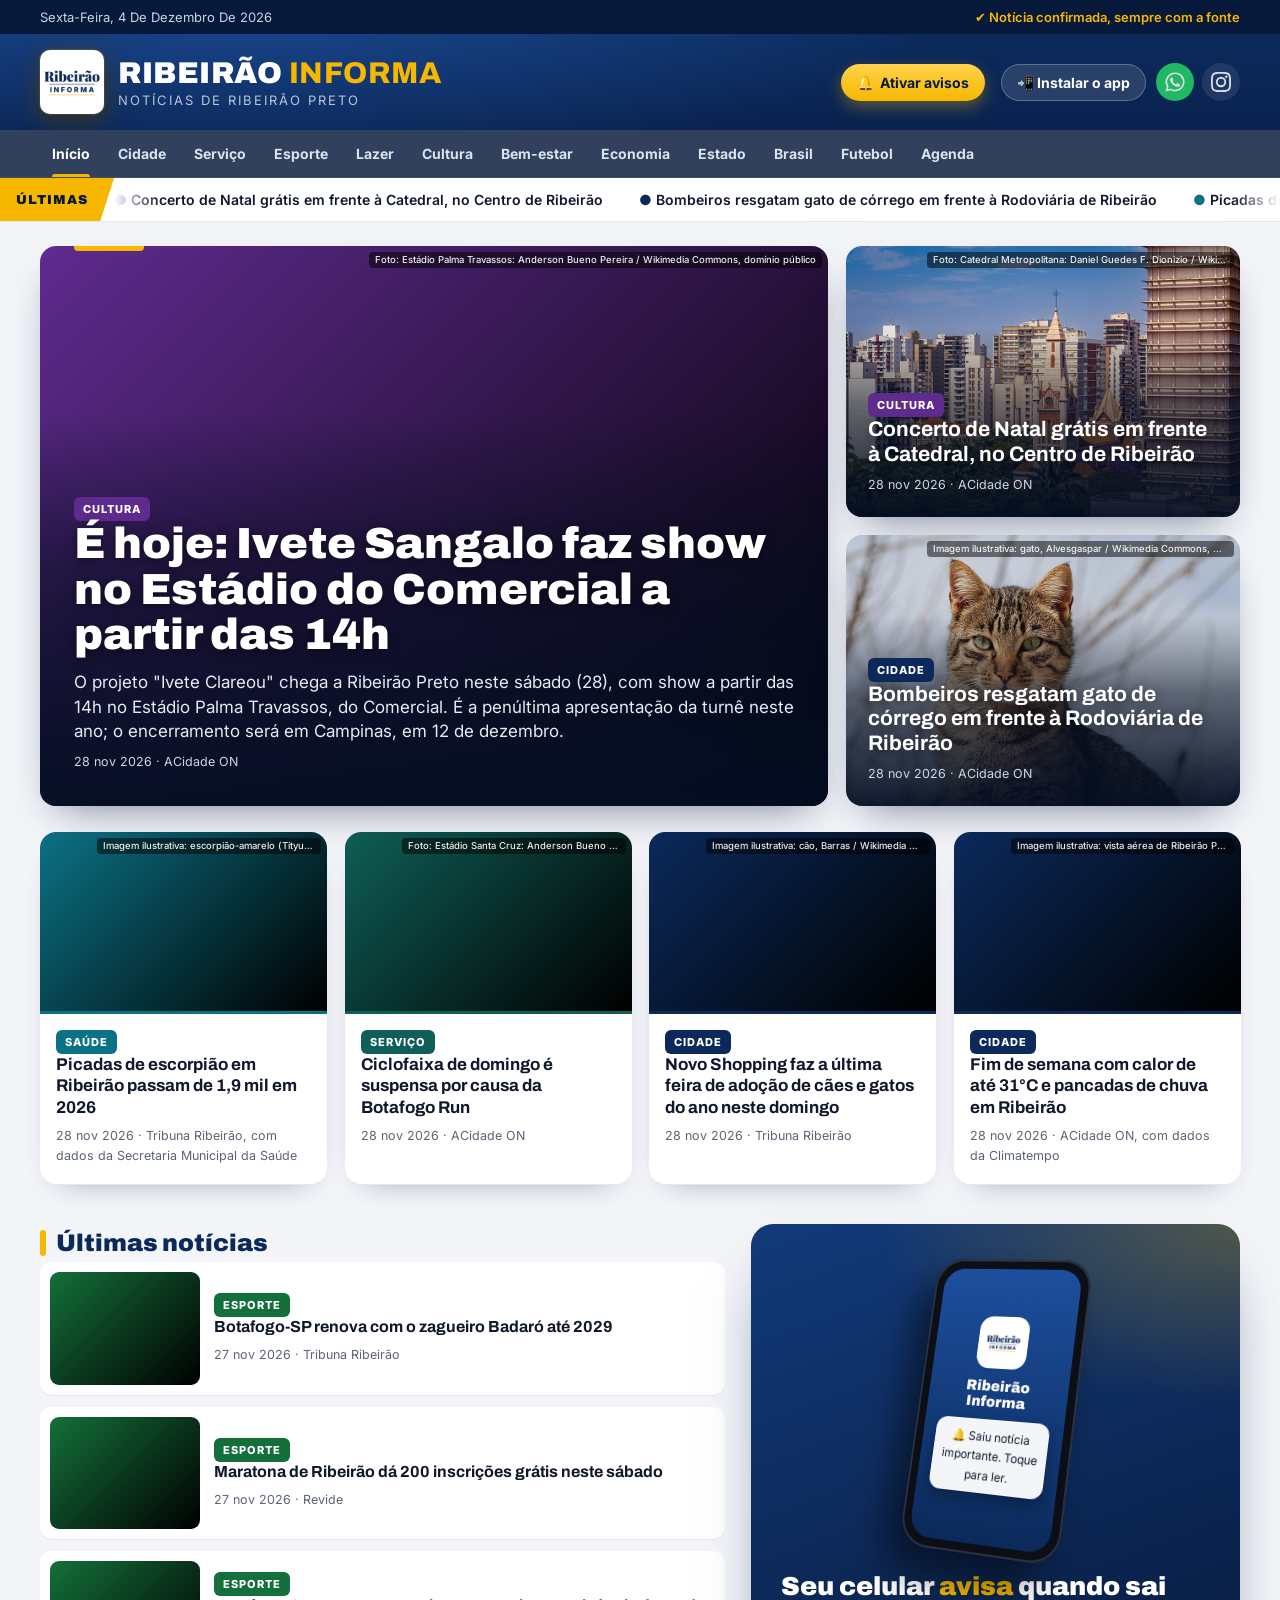
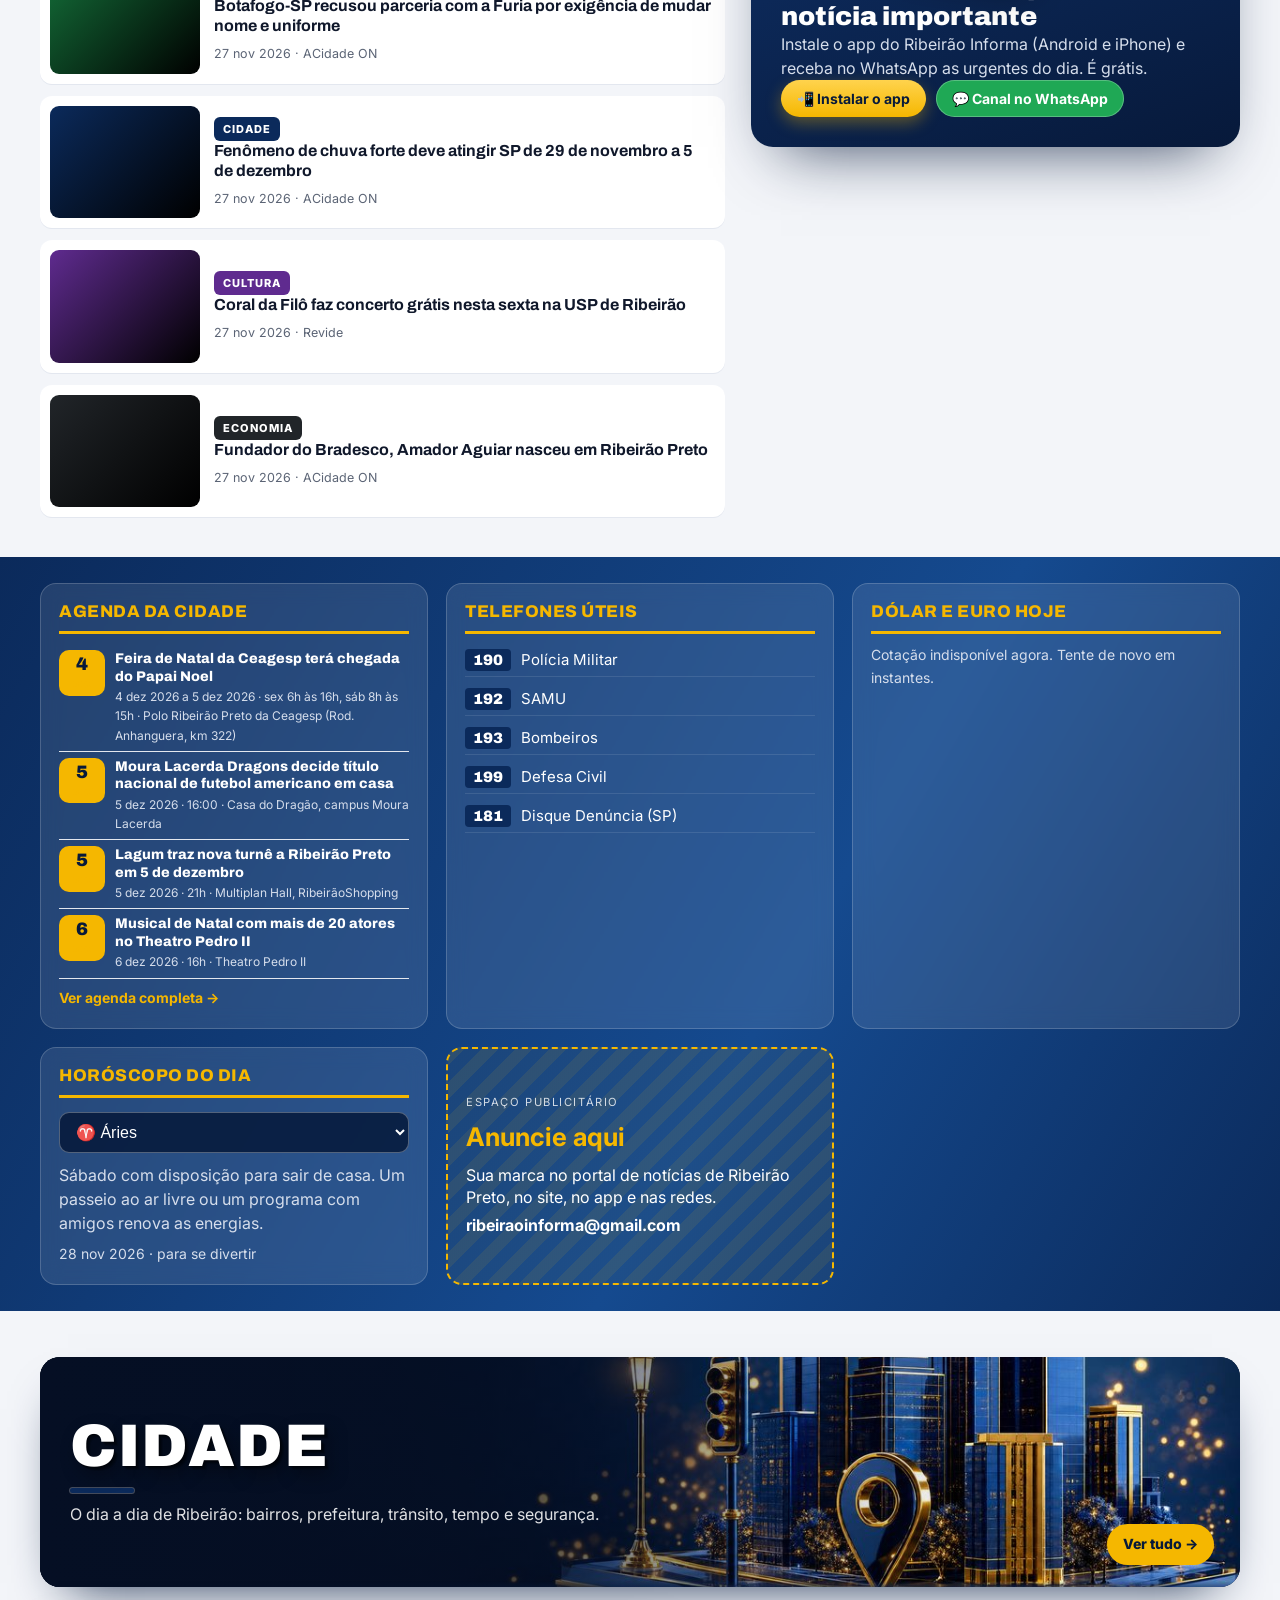
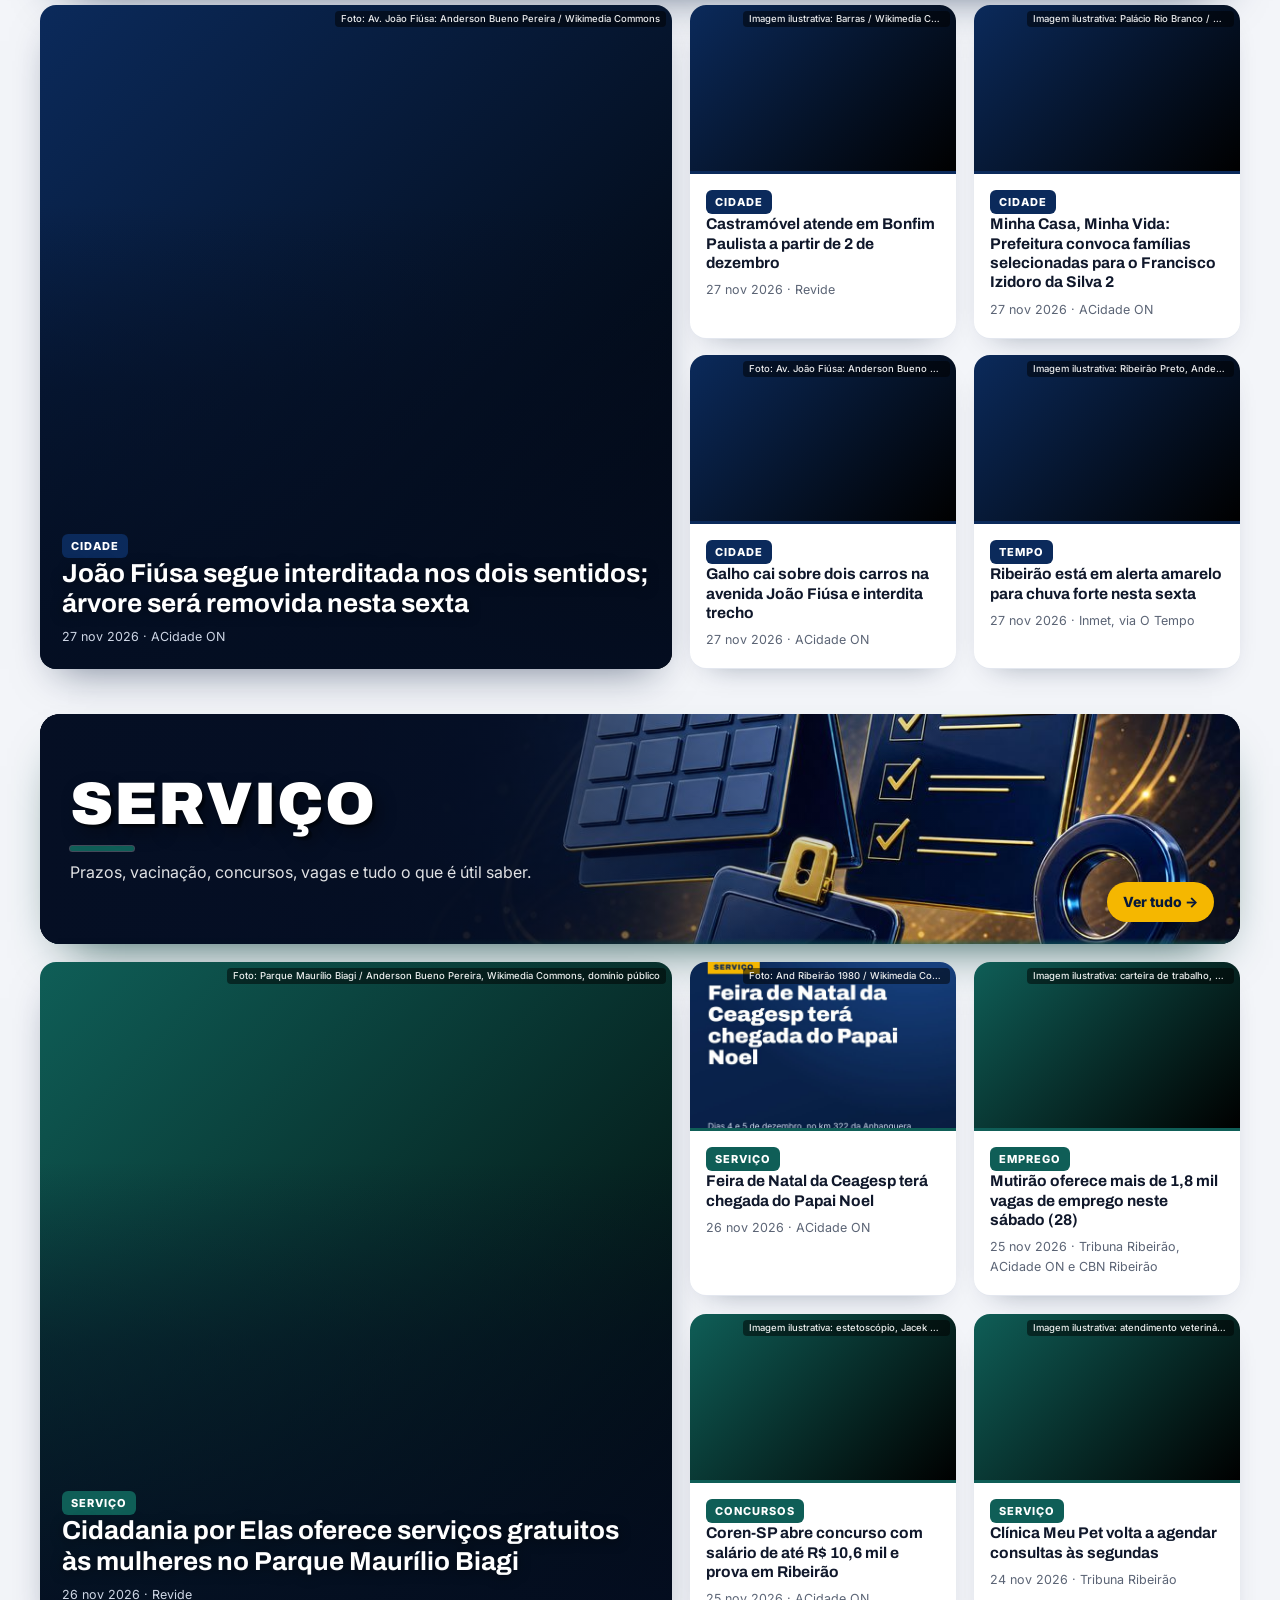
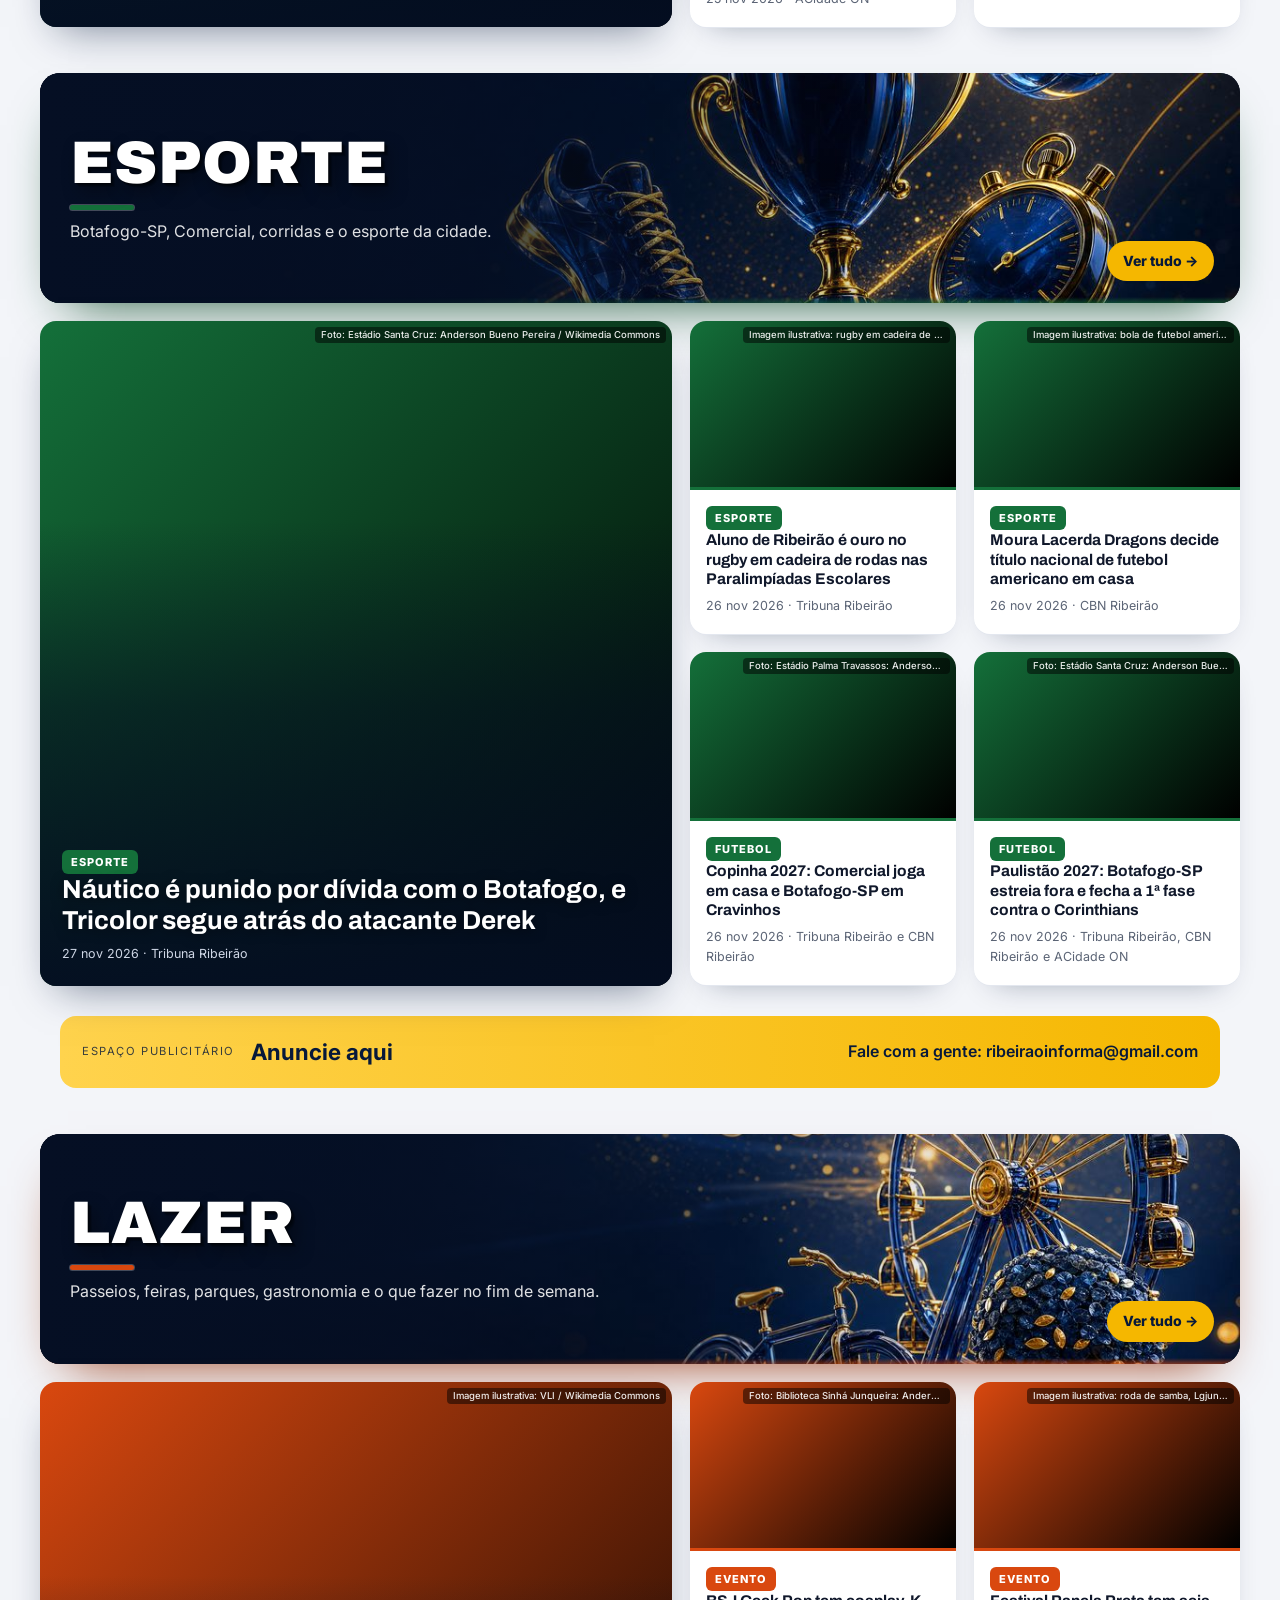
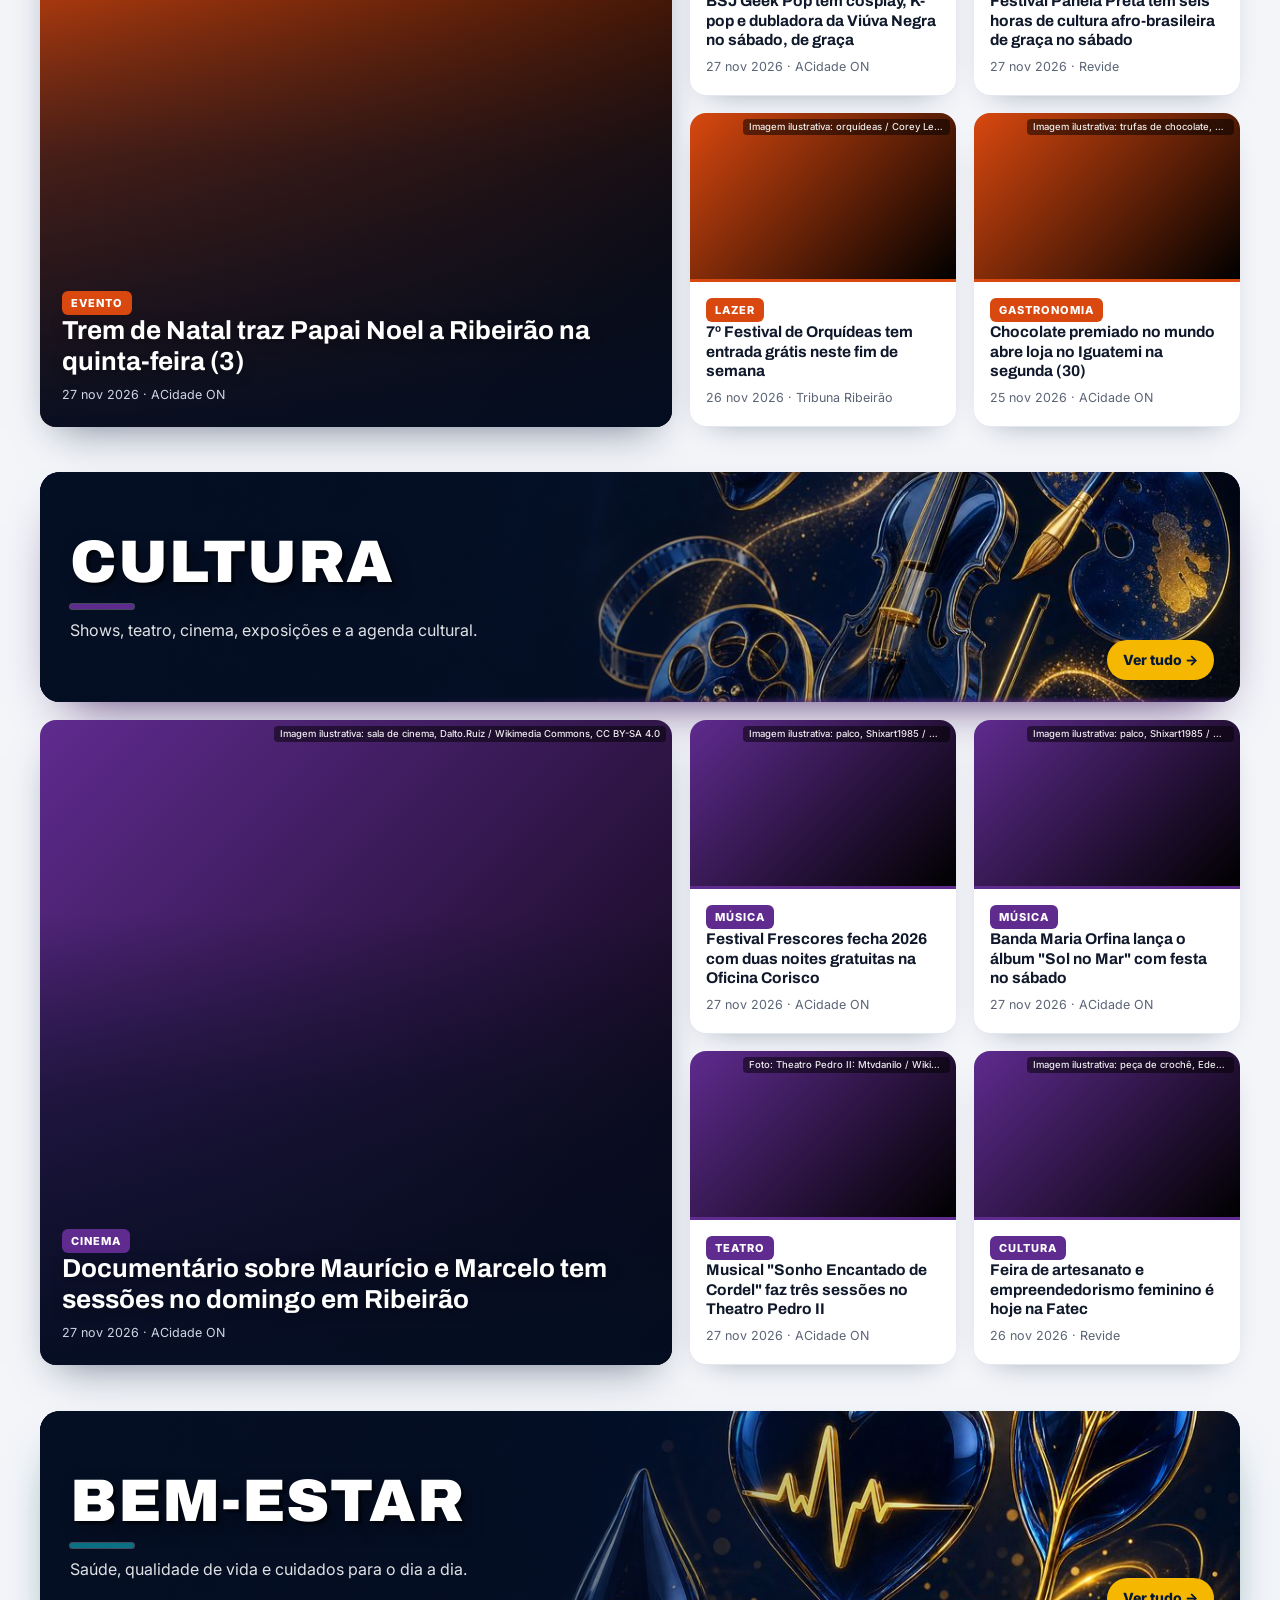
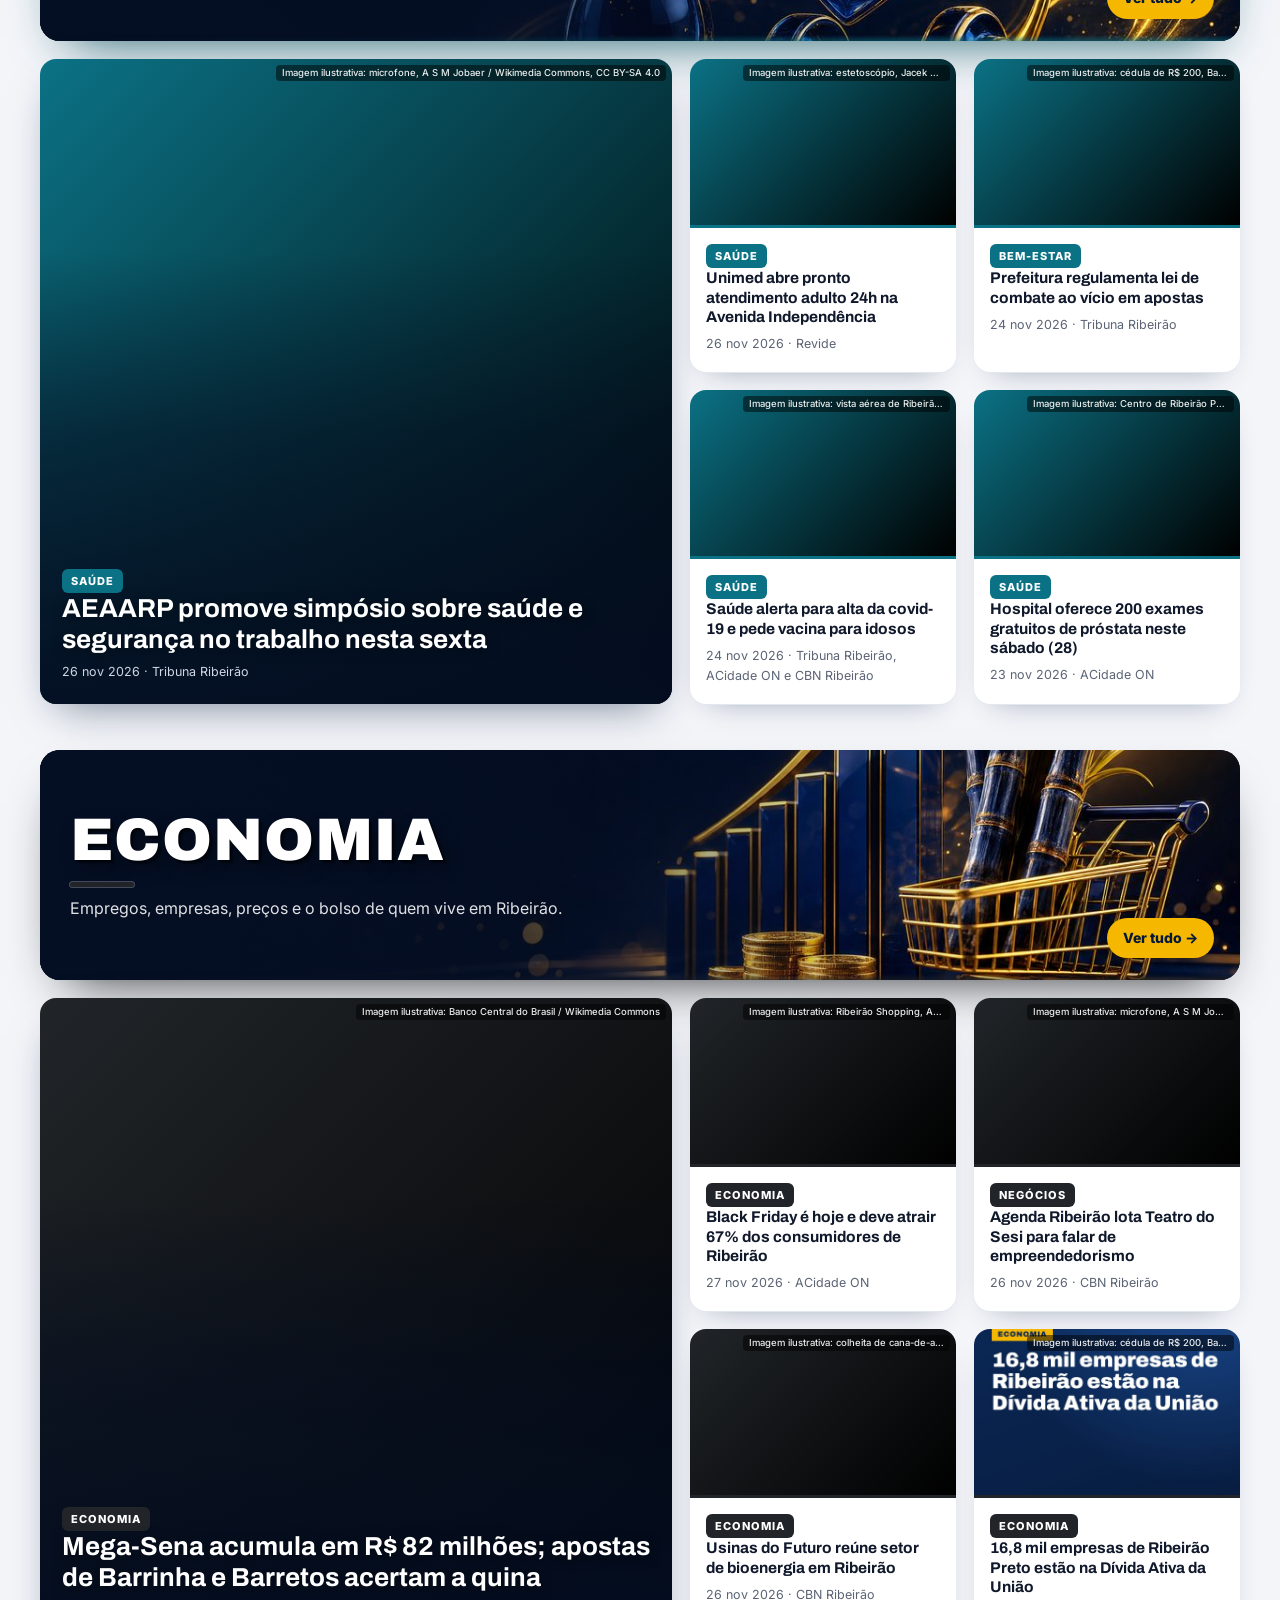
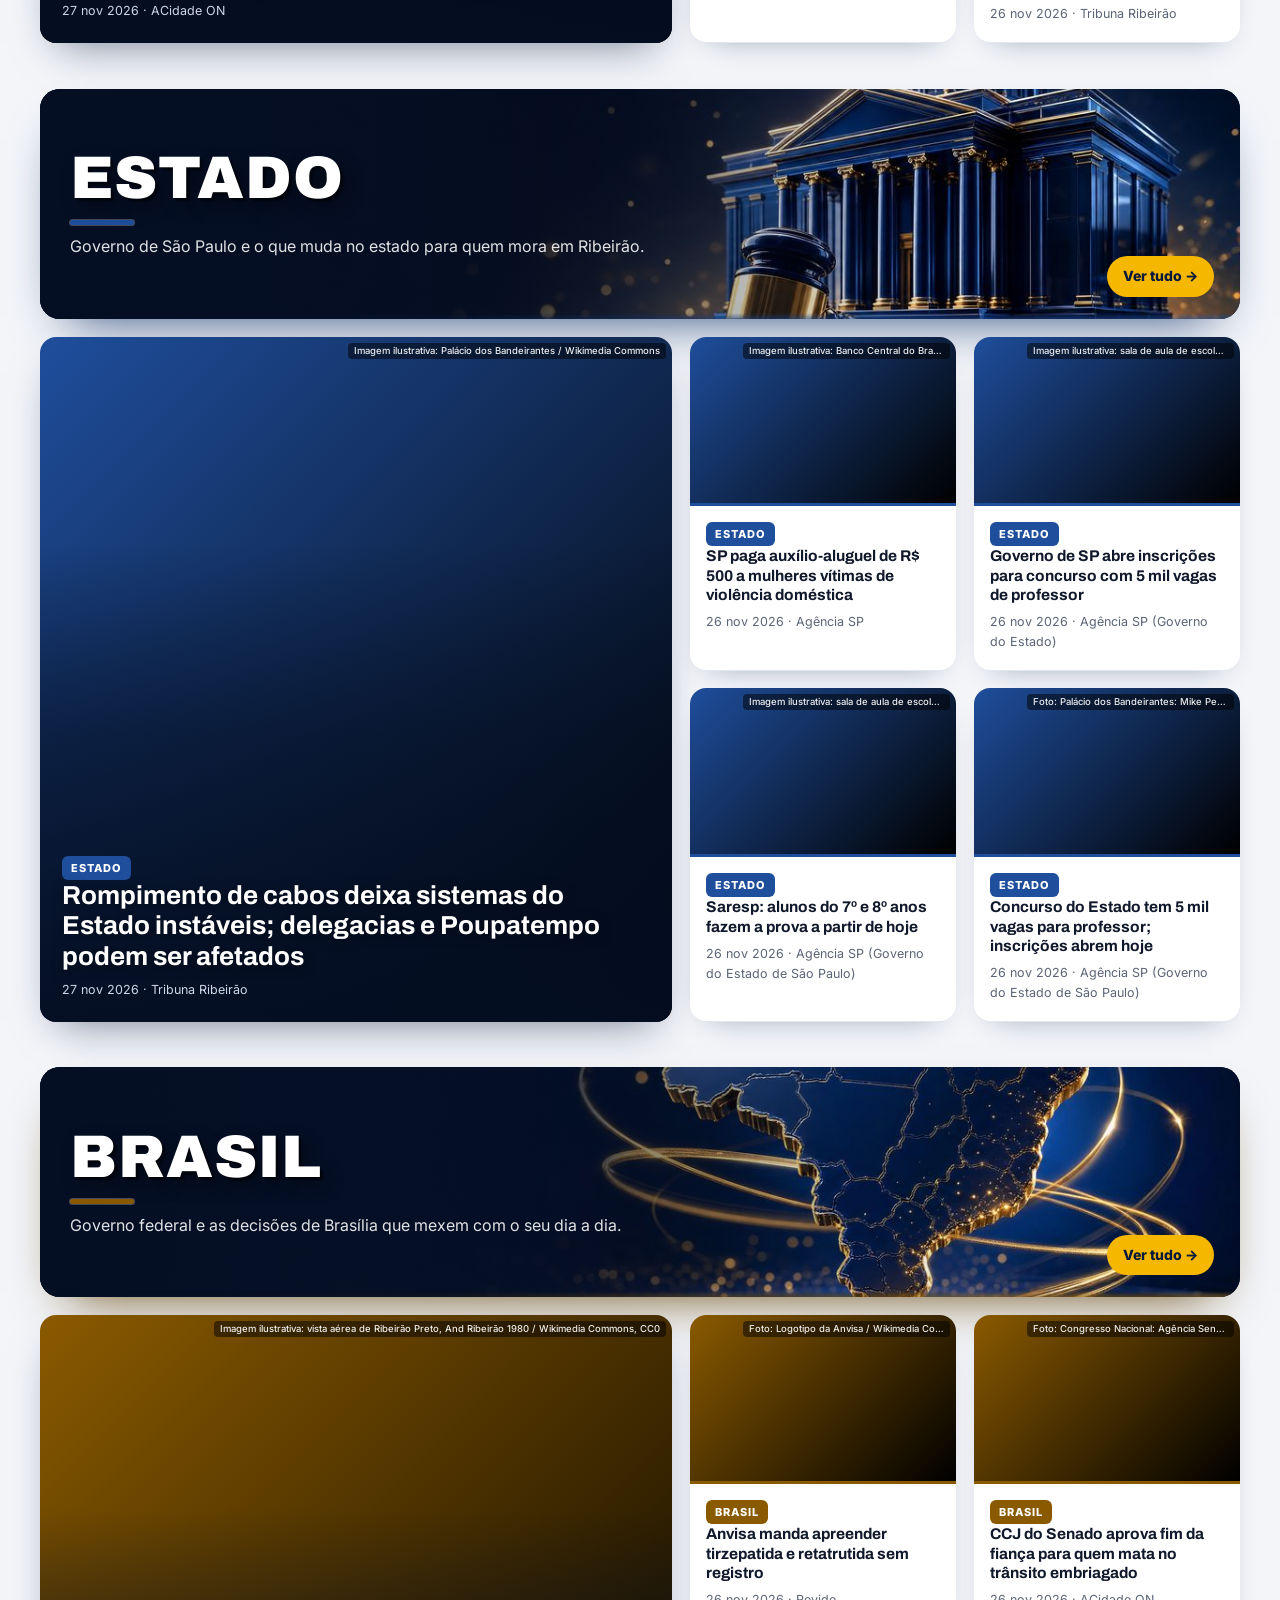
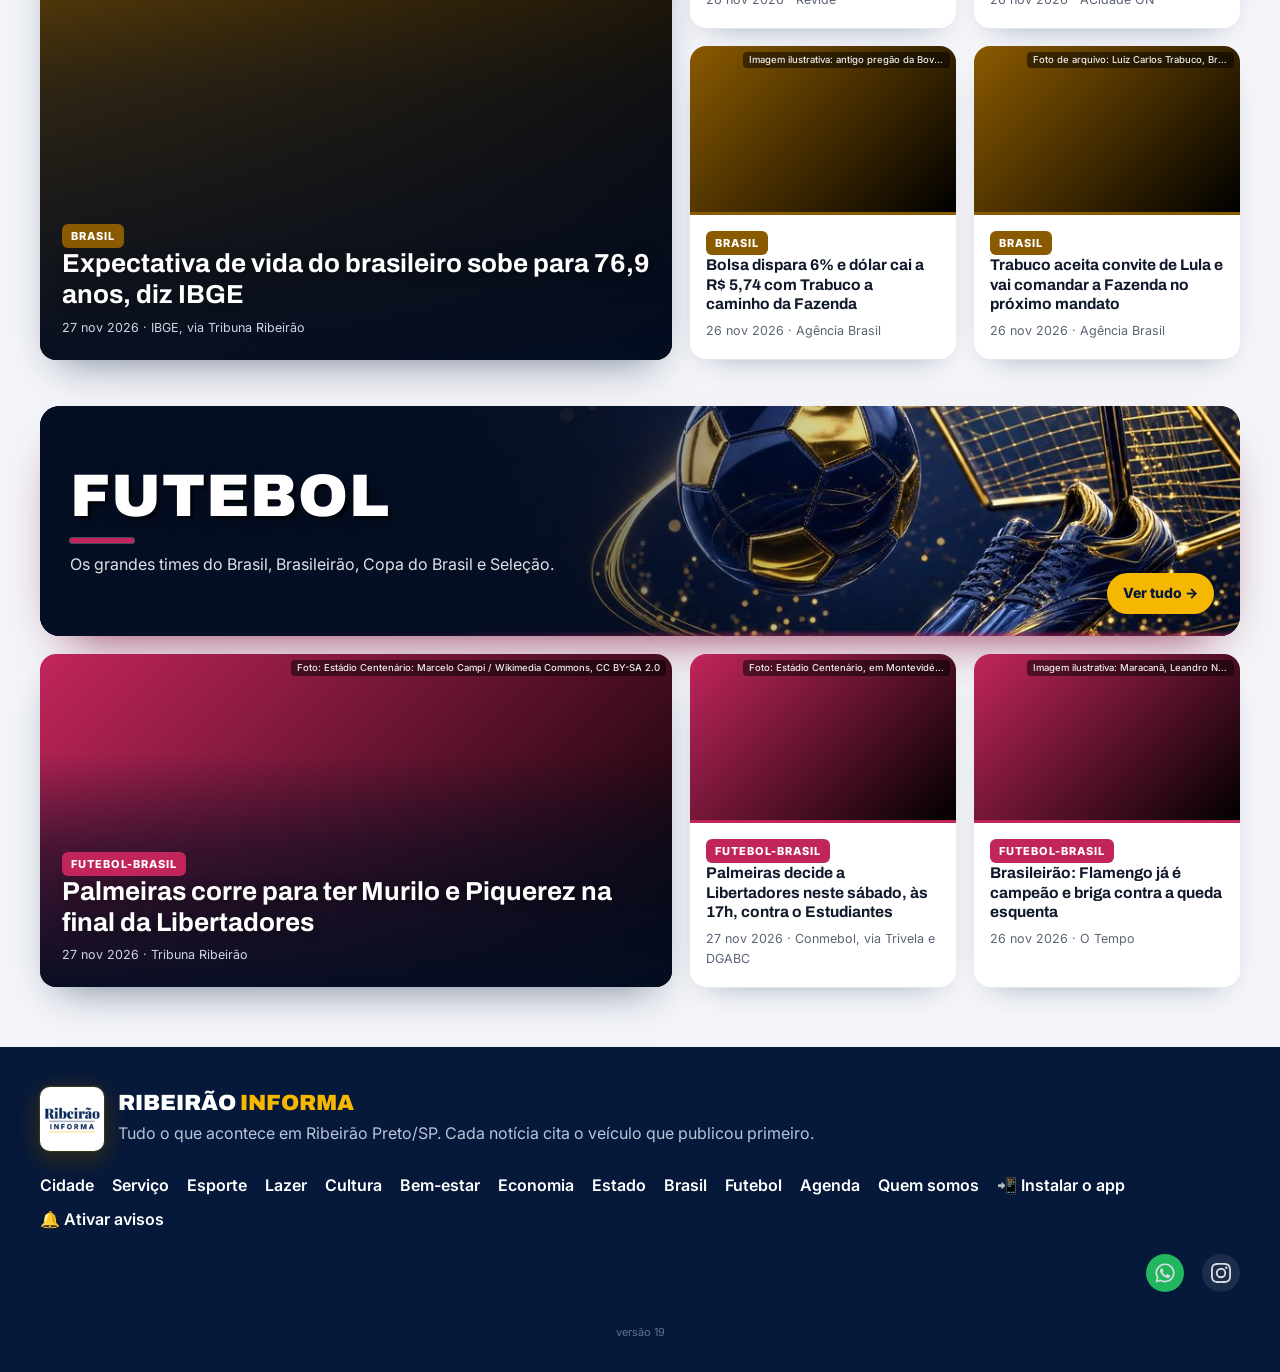
<file: index.html>
<!doctype html><html lang="pt-BR"><head><meta charset="utf-8"><meta name="viewport" content="width=device-width,initial-scale=1"><meta name="theme-color" content="#0B2A5B">
<link rel="preconnect" href="https://fonts.googleapis.com"><link href="https://fonts.googleapis.com/css2?family=Archivo:wght@700;800;900&family=Inter:wght@400;600;700;800&display=swap" rel="stylesheet">
<link rel="icon" href="icones/favicon-32-b.png" sizes="32x32"><link rel="manifest" href="manifest.webmanifest"><link rel="apple-touch-icon" href="icones/apple-touch-icon-b.png"><meta name="apple-mobile-web-app-capable" content="yes"><meta name="mobile-web-app-capable" content="yes"><meta name="apple-mobile-web-app-title" content="Ribeirão Informa"><meta name="apple-mobile-web-app-status-bar-style" content="black"><link rel="stylesheet" href="assets/style.css?v=14"><link rel="stylesheet" href="assets/v2.css?v=9">
<title>Ribeirão Informa | Notícias de Ribeirão Preto</title>
<meta name="description" content="Tudo o que acontece em Ribeirão Preto/SP: cidade, serviço, trânsito, tempo, segurança, cultura e esporte. Notícia confirmada, sempre com a fonte.">
<meta property="og:title" content="Ribeirão Informa"><meta property="og:description" content="Tudo o que acontece em Ribeirão Preto, com fonte."><meta property="og:image" content="capa-facebook.jpg">
</head><body data-pagina="capa"><div id="topo"></div>
<main class="wrap"><div id="conteudo"><p class="vazio">Carregando notícias…</p></div></main>
<div id="rodape"></div><script src="assets/v2.js?v=6"></script><script src="assets/app.js?v=18"></script></body></html>
</file>
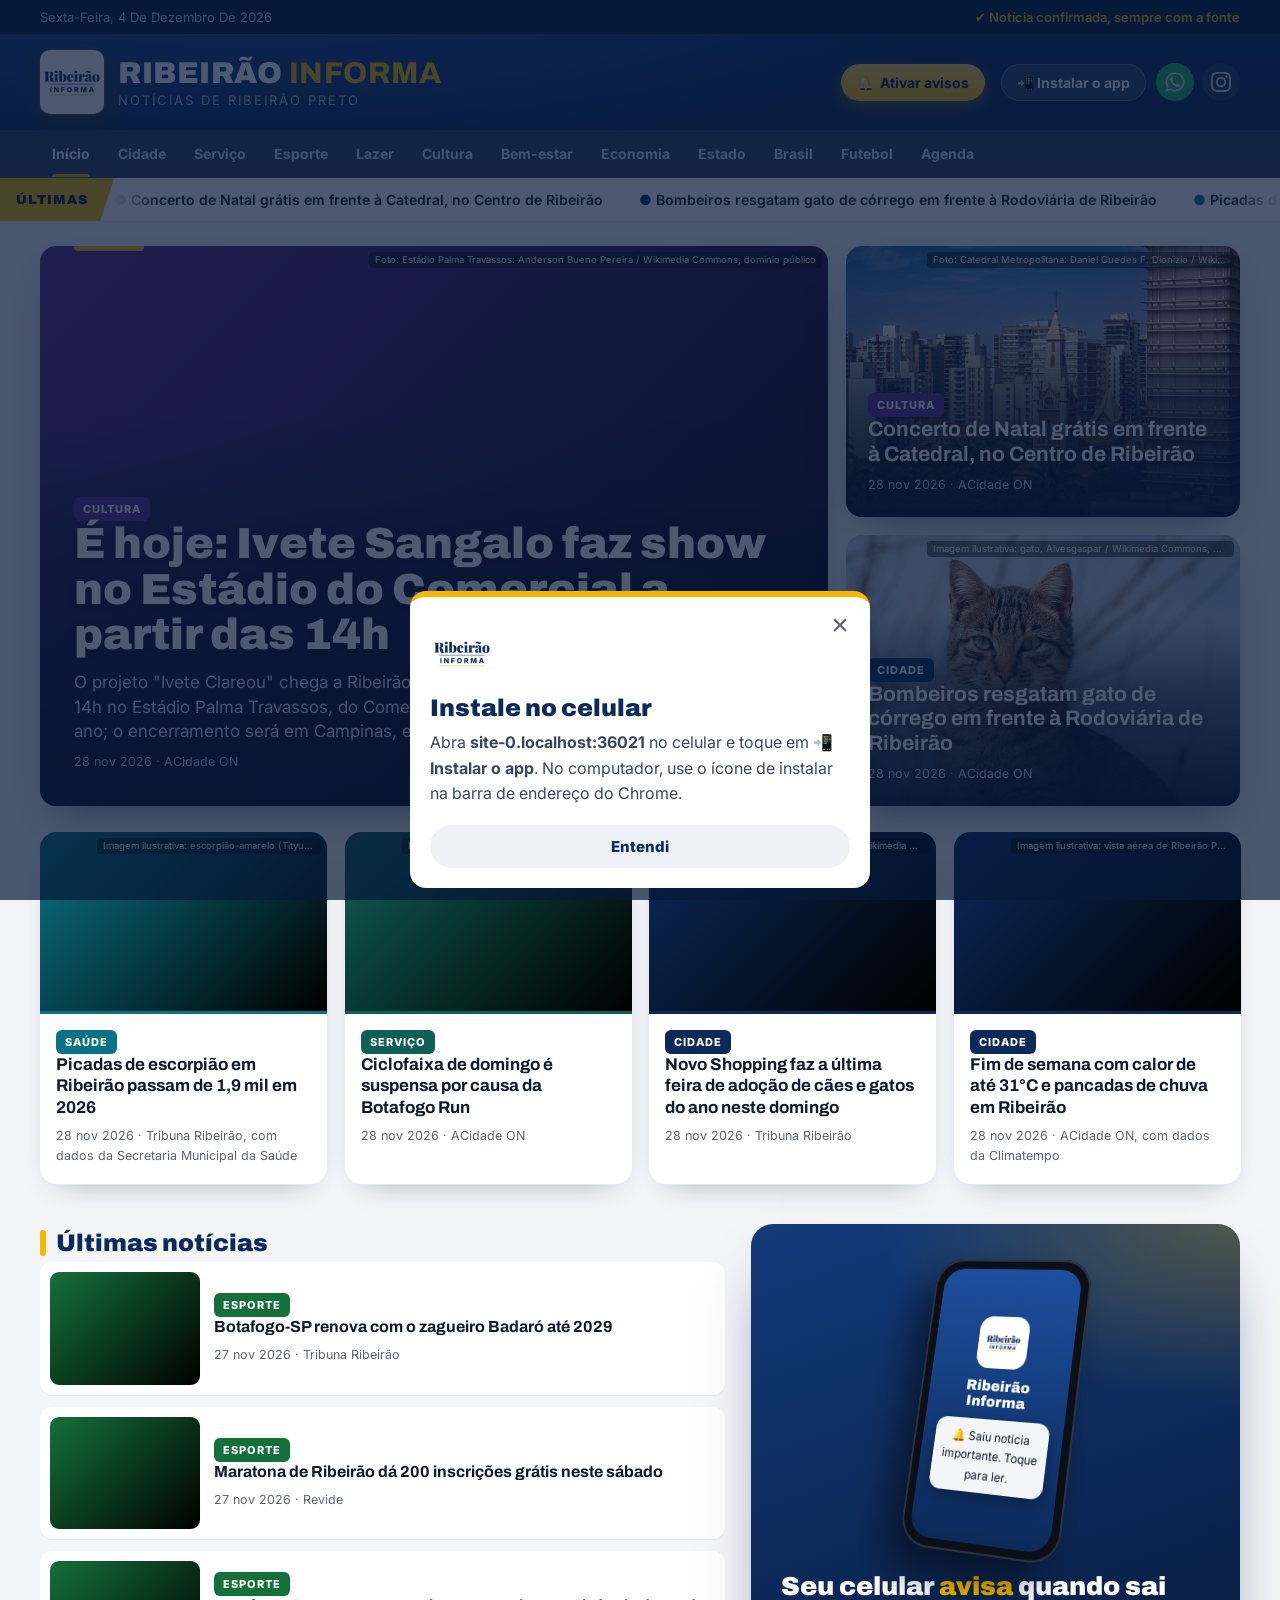
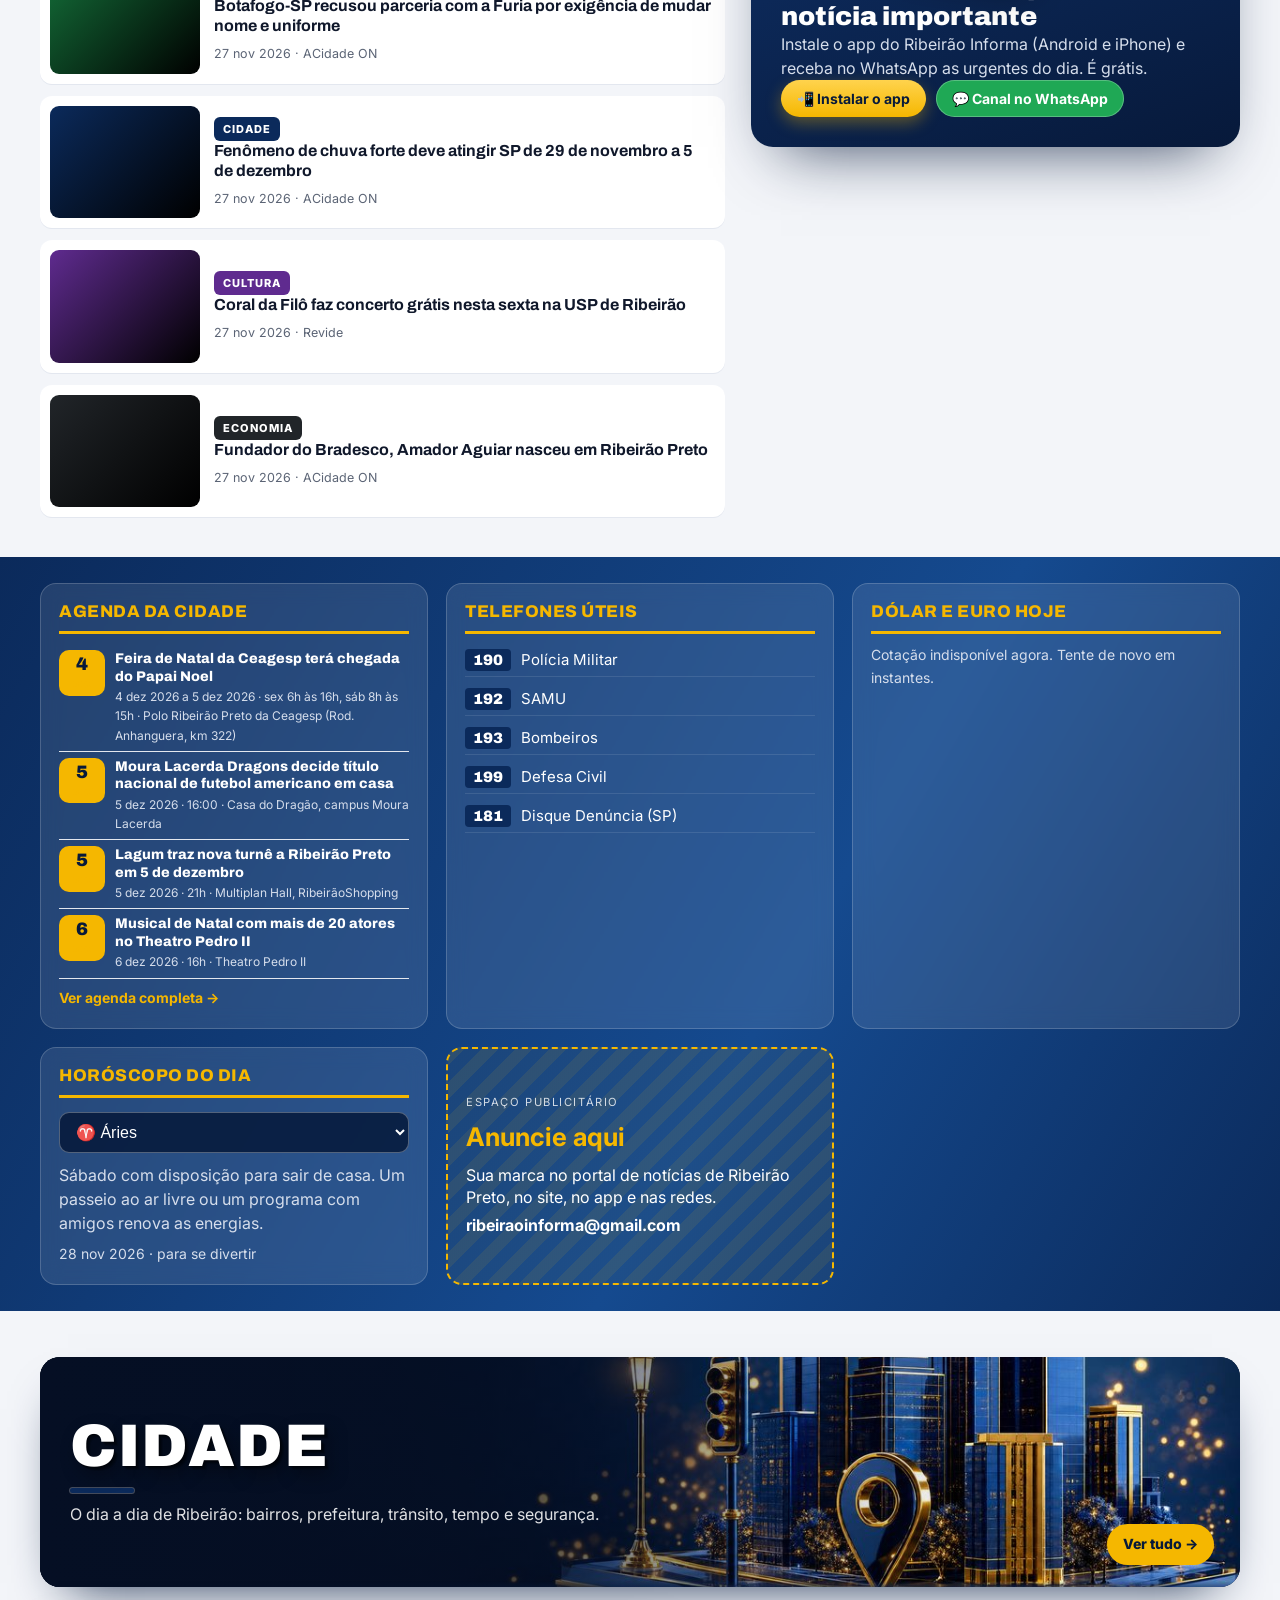
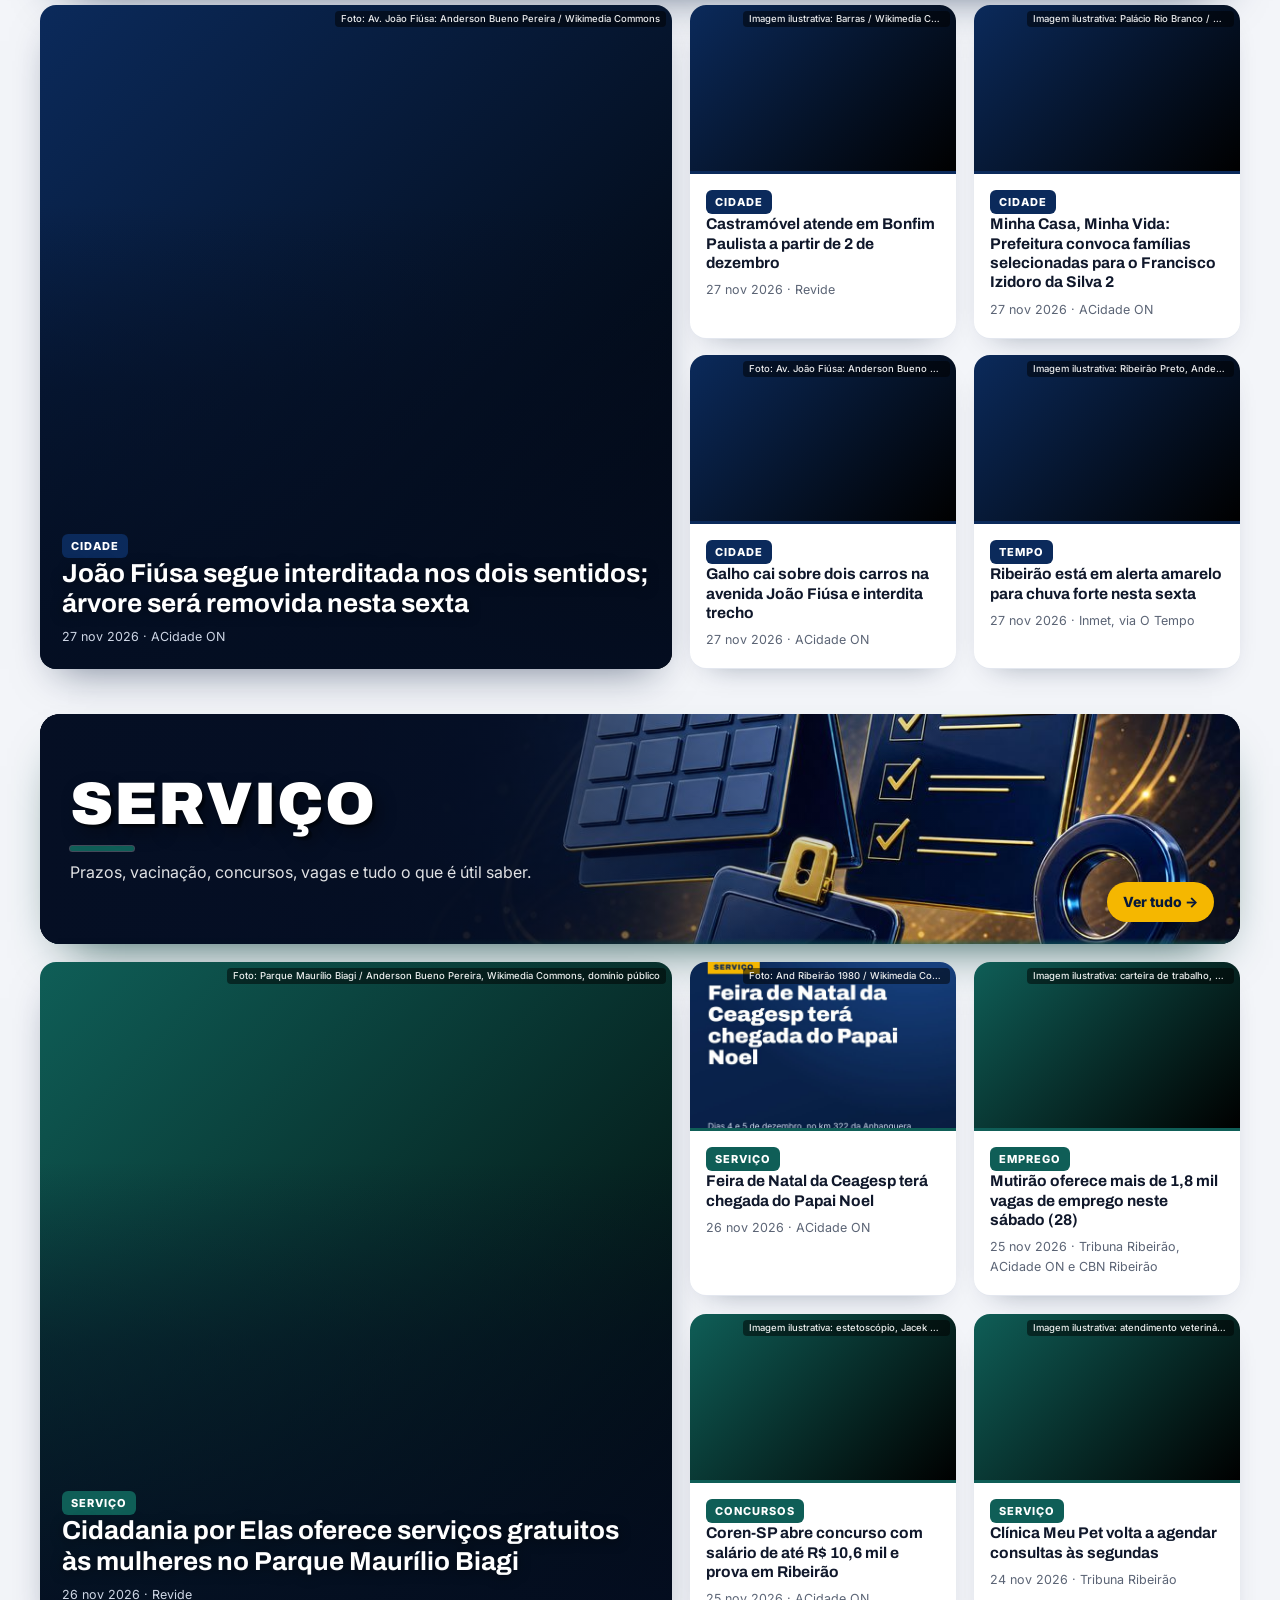
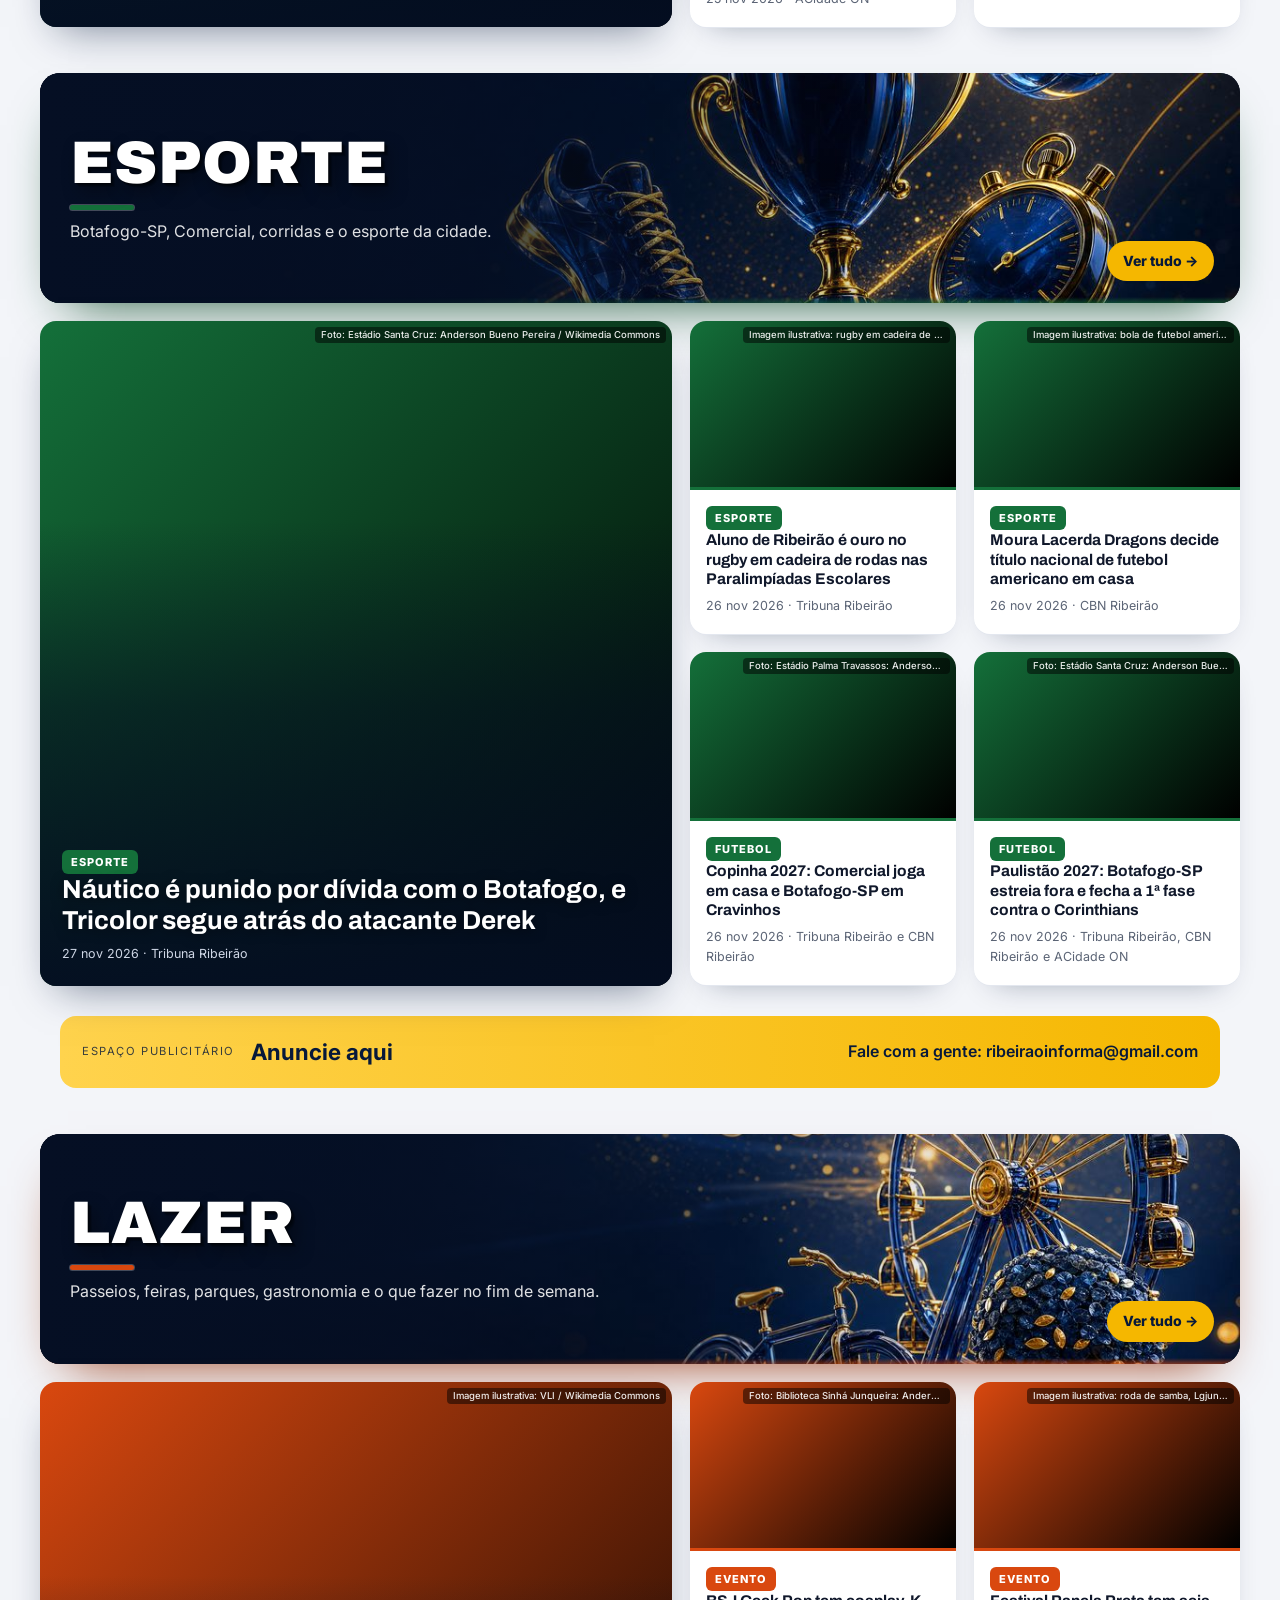
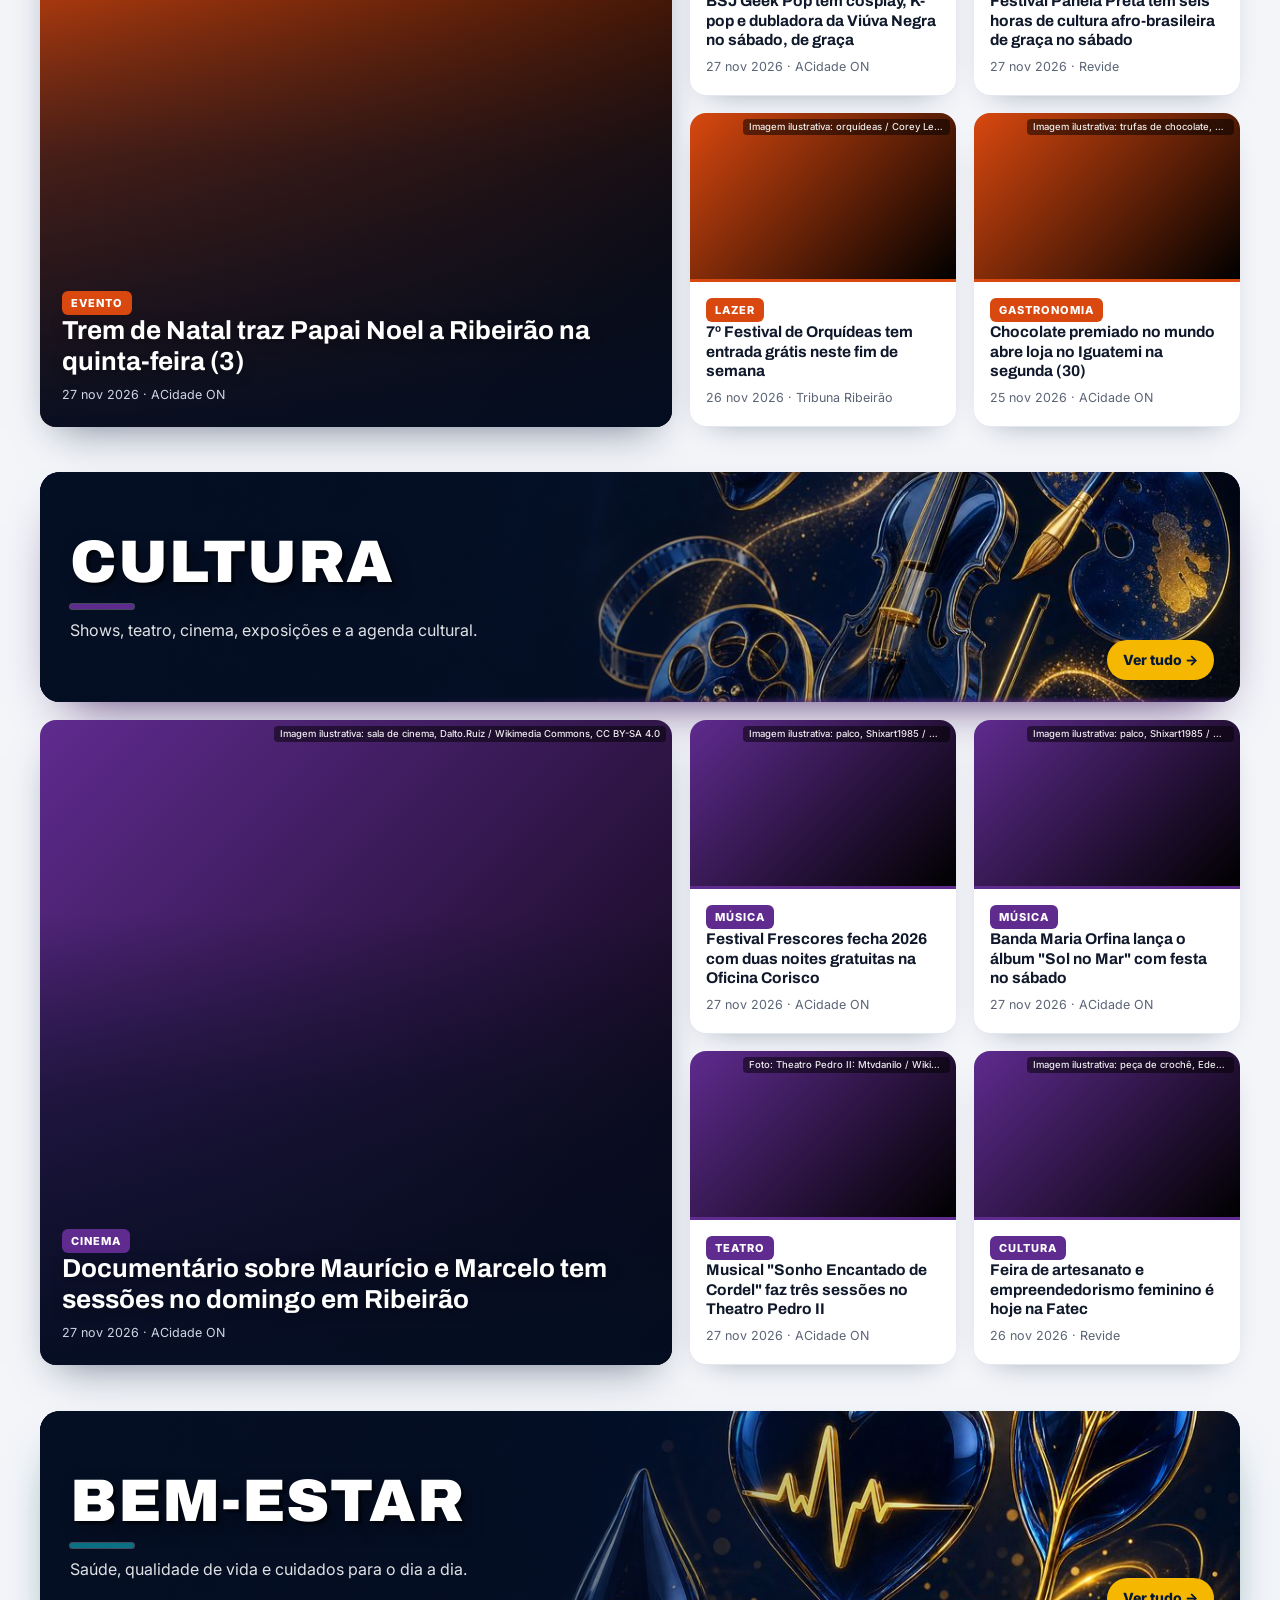
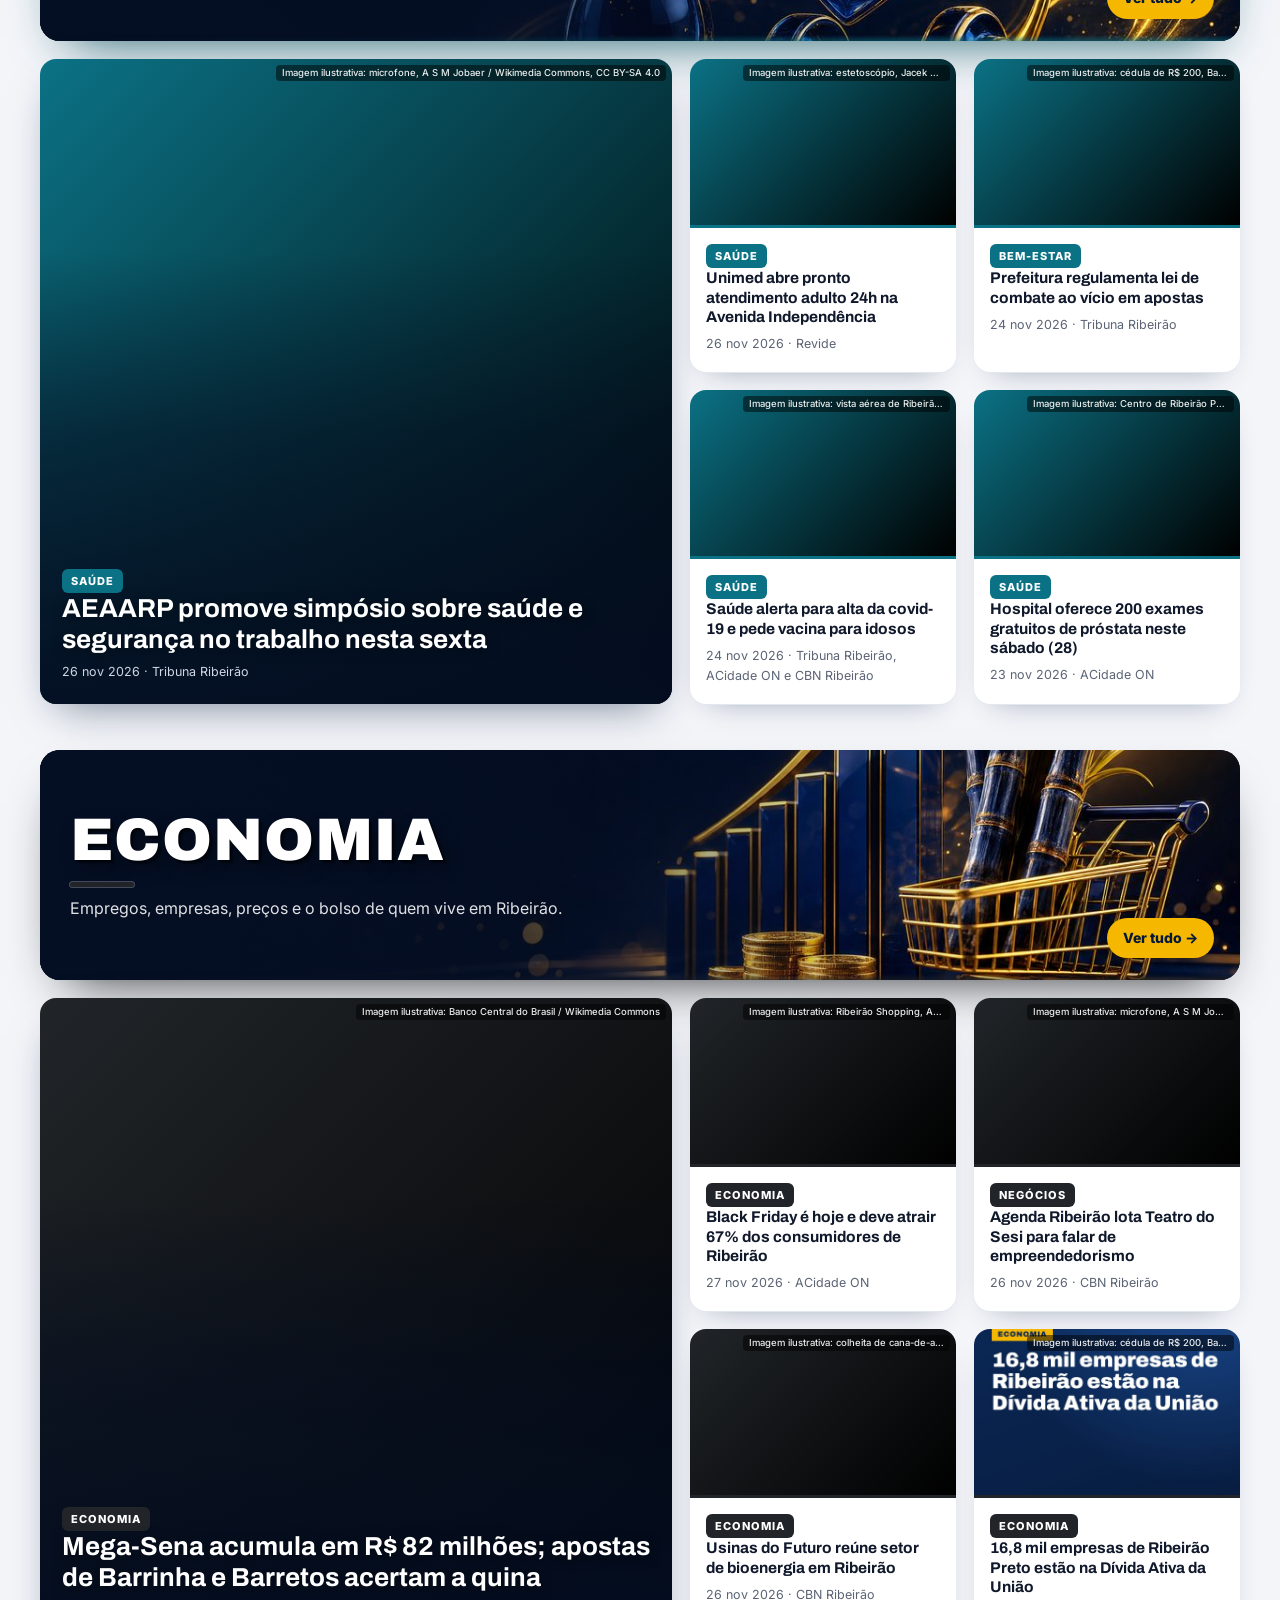
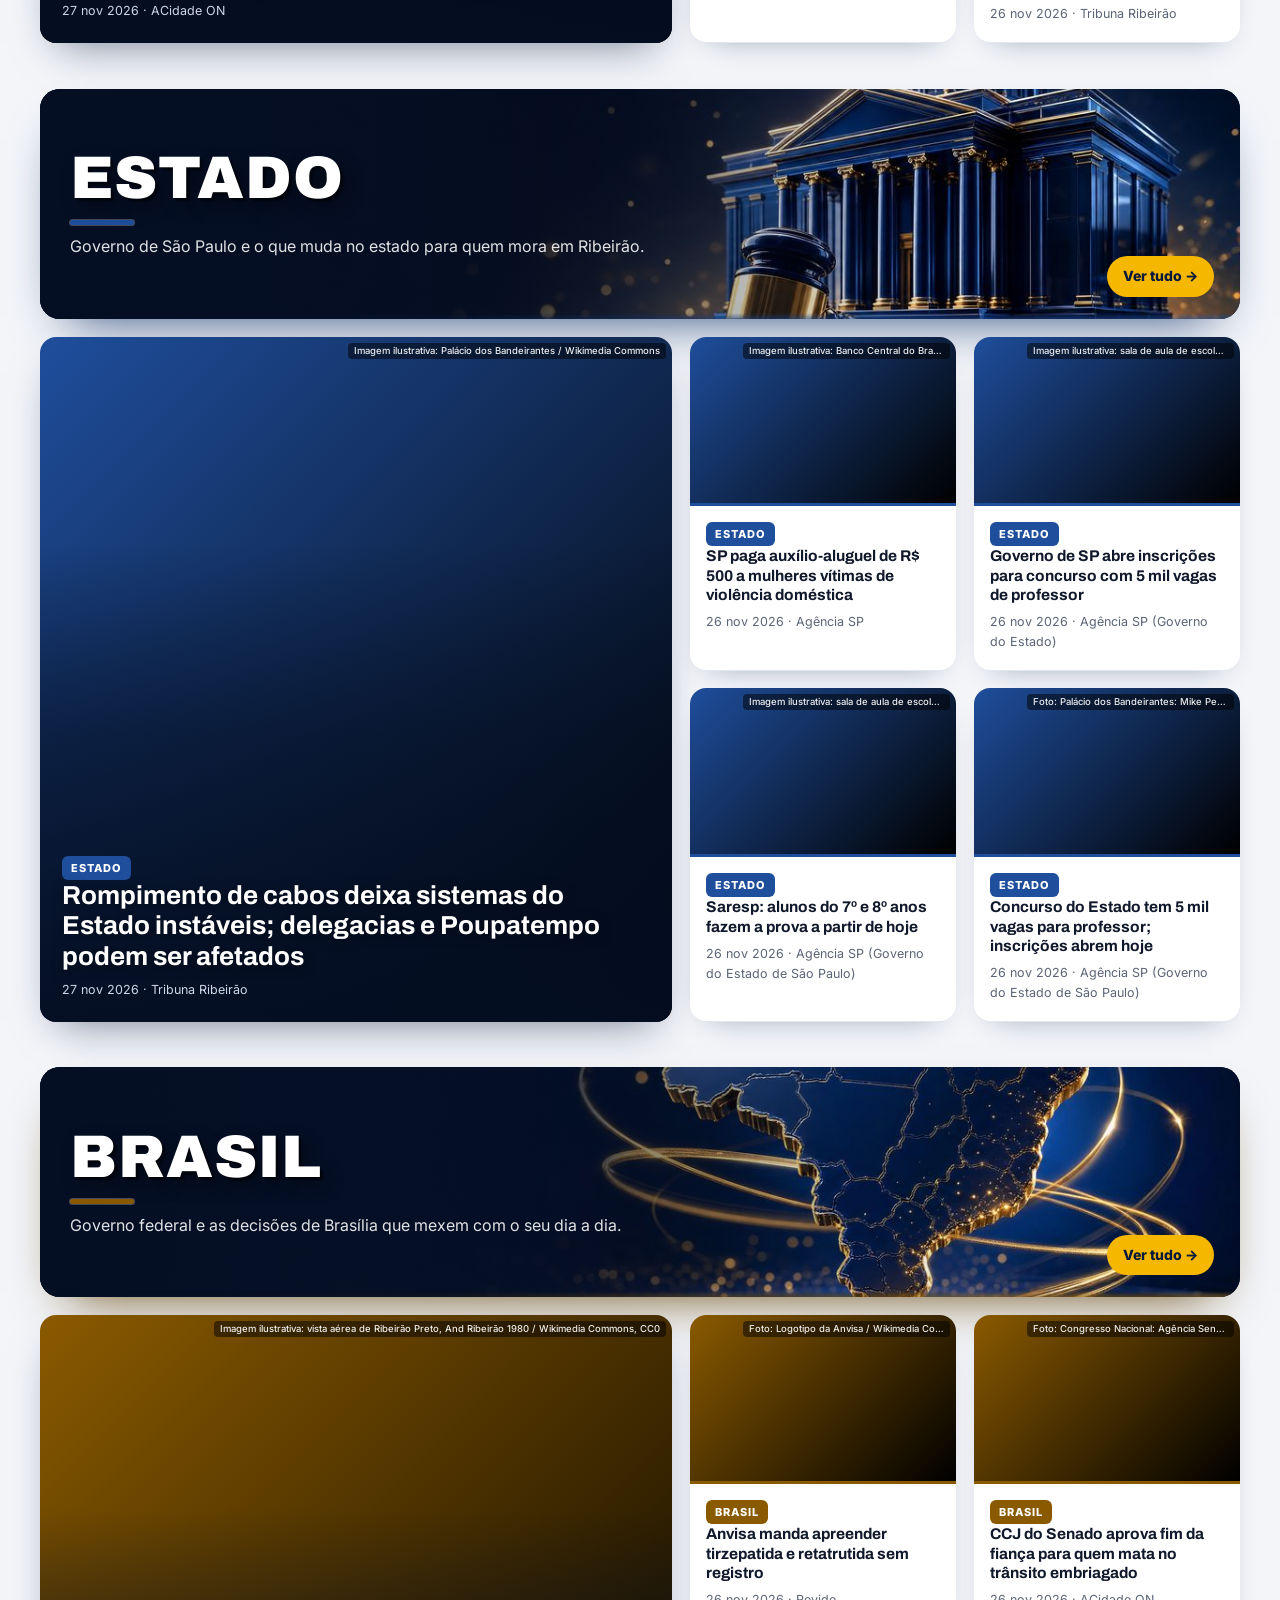
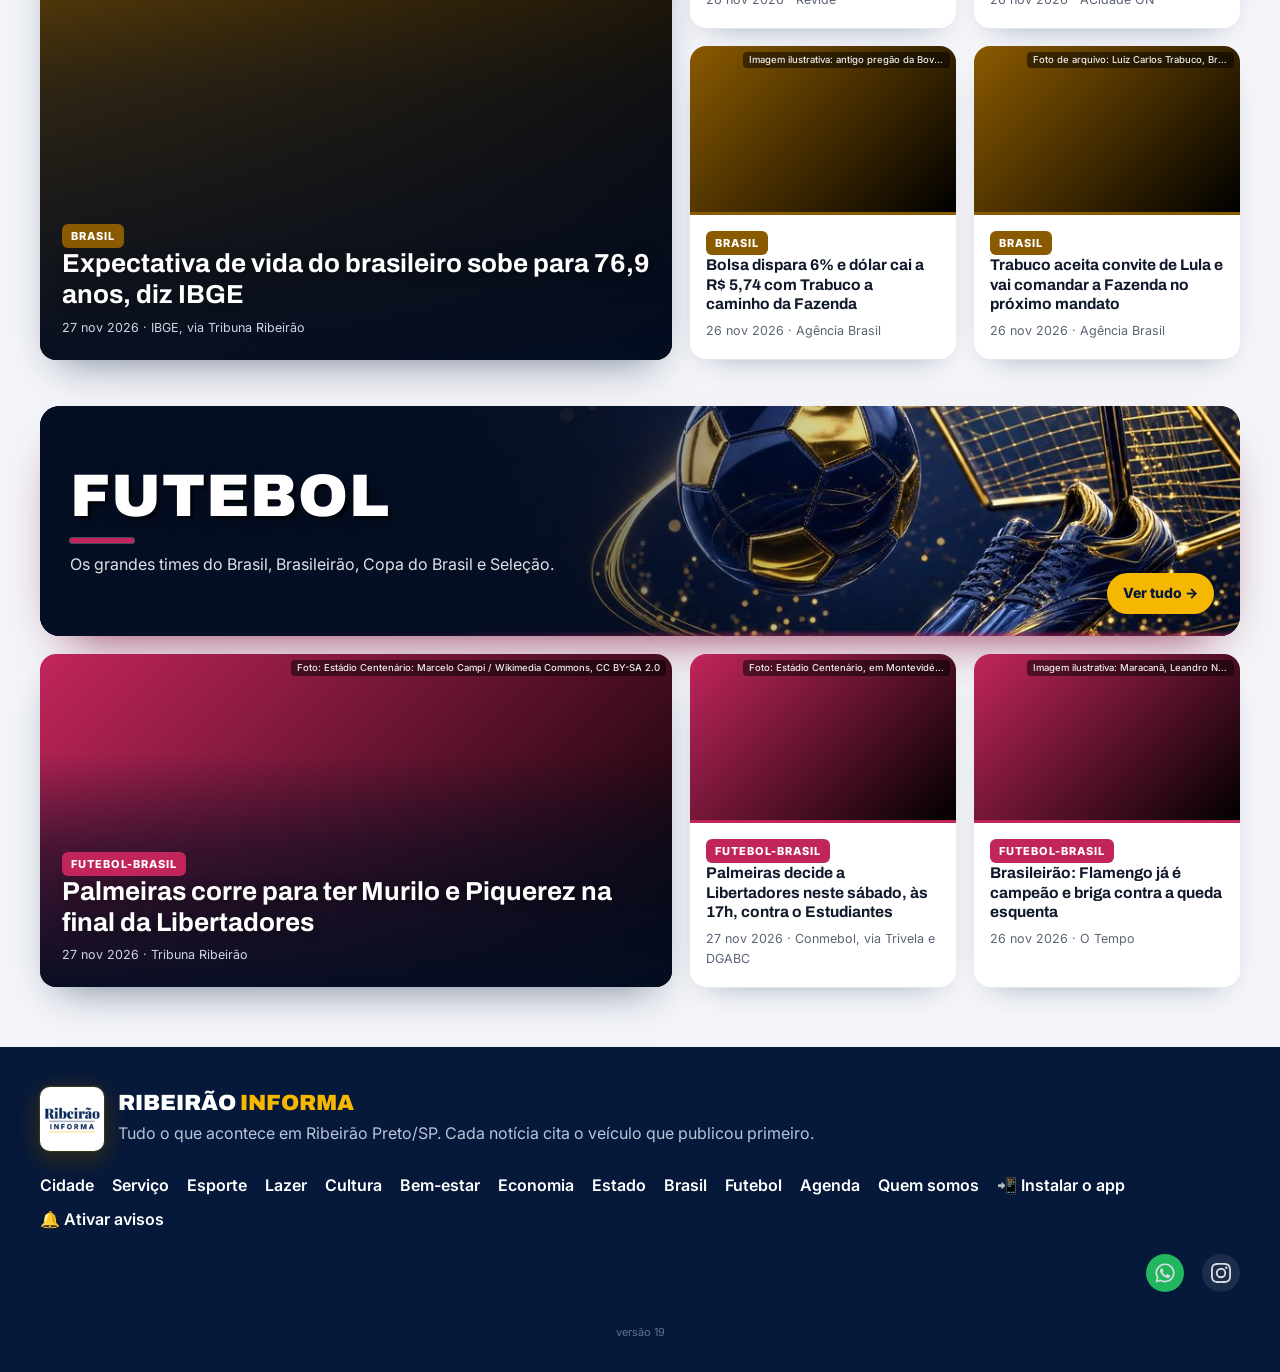
<file: app/index.html>
<!doctype html>
<html lang="pt-BR">
  <head>
    <meta charset="utf-8" />
    <meta name="viewport" content="width=device-width, initial-scale=1" />
    <title>Instale o app do Ribeirão Informa</title>
    <meta
      name="description"
      content="App grátis de notícias de Ribeirão Preto, para Android e iPhone."
    />
    <meta property="og:title" content="Instale o app do Ribeirão Informa" />
    <meta
      property="og:description"
      content="App grátis de notícias de Ribeirão Preto, para Android e iPhone."
    />
    <meta
      property="og:image"
      content="https://ribeiraoinforma.github.io/icones/icone-512-b.png"
    />
    <meta http-equiv="refresh" content="0; url=/?instalar=1" />
    <link rel="icon" href="/icones/favicon-32-b.png" />
    <script>
      location.replace("/?instalar=1");
    </script>
    <style>
      body {
        margin: 0;
        min-height: 100vh;
        display: flex;
        align-items: center;
        justify-content: center;
        background: #0b2a5b;
        color: #fff;
        font-family:
          system-ui,
          -apple-system,
          Segoe UI,
          Roboto,
          sans-serif;
        text-align: center;
        padding: 24px;
        box-sizing: border-box;
      }
      img {
        border-radius: 20px;
      }
      a {
        display: inline-block;
        margin-top: 18px;
        background: #f5b700;
        color: #0b2a5b;
        font-weight: 800;
        font-size: 18px;
        padding: 14px 26px;
        border-radius: 999px;
        text-decoration: none;
      }
    </style>
  </head>
  <body>
    <div>
      <img
        src="/icones/icone-192-b.png"
        alt="Ribeirão Informa"
        width="96"
        height="96"
      />
      <h1>Instale o app do Ribeirão Informa</h1>
      <p>Abrindo a instalação...</p>
      <a href="/?instalar=1">📲 Instalar o app</a>
    </div>
  </body>
</html>
</file>
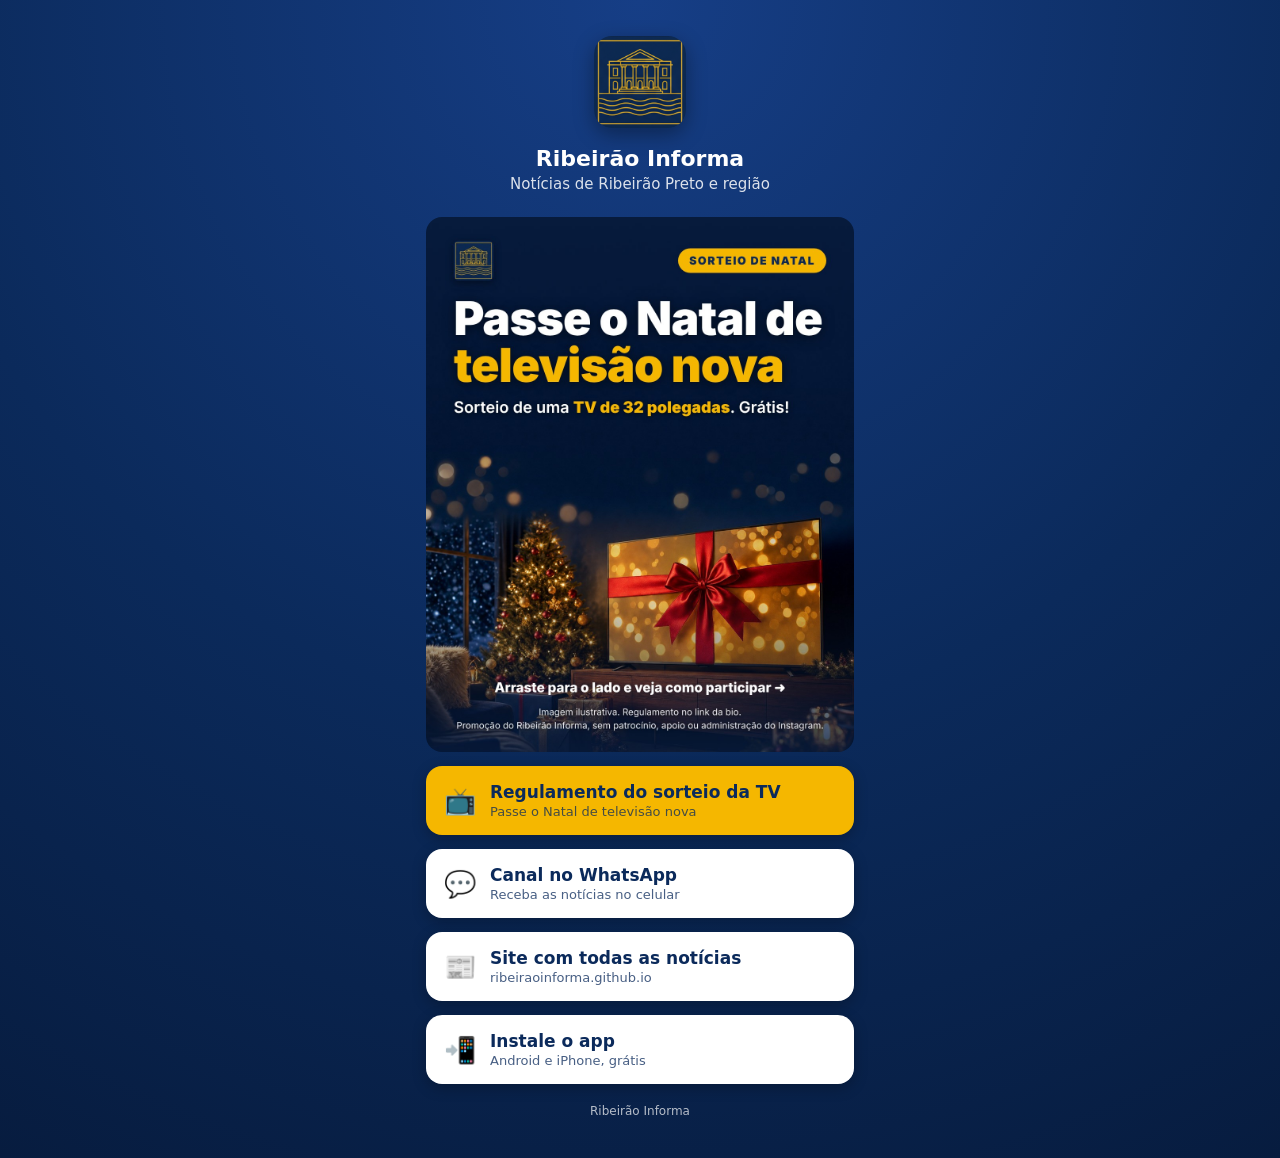
<file: links/index.html>
<!doctype html>
<html lang="pt-BR">
  <head>
    <meta charset="utf-8" />
    <meta name="viewport" content="width=device-width, initial-scale=1" />
    <title>Links do Ribeirão Informa</title>
    <meta
      name="description"
      content="Sorteio de Natal, canal do WhatsApp, site e app do Ribeirão Informa."
    />
    <meta property="og:title" content="Links do Ribeirão Informa" />
    <meta
      property="og:image"
      content="https://ribeiraoinforma.github.io/midia/2026-11-28/sorteio-tv-1.jpg"
    />
    <link rel="icon" href="/icones/favicon-32-b.png" />
    <style>
      * {
        box-sizing: border-box;
      }
      body {
        margin: 0;
        min-height: 100vh;
        font-family:
          system-ui,
          -apple-system,
          "Segoe UI",
          Roboto,
          sans-serif;
        background: radial-gradient(
          circle at 50% 0%,
          #163e86,
          #0b2a5b 55%,
          #071c3f
        );
        color: #fff;
        display: flex;
        justify-content: center;
      }
      main {
        width: 100%;
        max-width: 460px;
        padding: 36px 16px 40px;
        text-align: center;
      }
      .logo {
        width: 92px;
        height: 92px;
        border-radius: 18px;
        box-shadow: 0 6px 20px rgba(0, 0, 0, 0.35);
      }
      h1 {
        font-size: 22px;
        margin: 14px 0 4px;
      }
      p.s {
        margin: 0 0 24px;
        opacity: 0.85;
        font-size: 15px;
      }
      a.b {
        display: flex;
        align-items: center;
        gap: 14px;
        text-decoration: none;
        color: #0b2a5b;
        background: #fff;
        border-radius: 16px;
        padding: 16px 18px;
        margin: 0 0 14px;
        font-weight: 700;
        font-size: 17px;
        text-align: left;
        box-shadow: 0 4px 14px rgba(0, 0, 0, 0.25);
      }
      a.b span.e {
        font-size: 26px;
        flex: none;
      }
      a.b small {
        display: block;
        font-weight: 500;
        font-size: 13px;
        opacity: 0.75;
        margin-top: 2px;
      }
      a.d {
        background: #f5b700;
        color: #0b2a5b;
      }
      .capa {
        display: block;
        width: 100%;
        border-radius: 16px;
        margin: 0 0 14px;
      }
      footer {
        margin-top: 20px;
        font-size: 12px;
        opacity: 0.7;
      }
    </style>
  </head>
  <body>
    <main>
      <img
        class="logo"
        src="/midia/identidade/logo-simbolo.png"
        alt="Ribeirão Informa"
      />
      <h1>Ribeirão Informa</h1>
      <p class="s">Notícias de Ribeirão Preto e região</p>
      <a href="/sorteio/"
        ><img
          class="capa"
          src="/midia/2026-11-28/sorteio-tv-1.jpg"
          alt="Sorteio: Passe o Natal de televisão nova"
      /></a>
      <a class="b d" href="/sorteio/"
        ><span class="e">📺</span
        ><span
          >Regulamento do sorteio da TV<small
            >Passe o Natal de televisão nova</small
          ></span
        ></a
      >
      <a class="b" href="https://whatsapp.com/channel/0029VbE9Ox5KwqSR7FtcE341"
        ><span class="e">💬</span
        ><span
          >Canal no WhatsApp<small>Receba as notícias no celular</small></span
        ></a
      >
      <a class="b" href="/"
        ><span class="e">📰</span
        ><span
          >Site com todas as notícias<small
            >ribeiraoinforma.github.io</small
          ></span
        ></a
      >
      <a class="b" href="/app/"
        ><span class="e">📲</span
        ><span>Instale o app<small>Android e iPhone, grátis</small></span></a
      >
      <footer>Ribeirão Informa</footer>
    </main>
  </body>
</html>
</file>
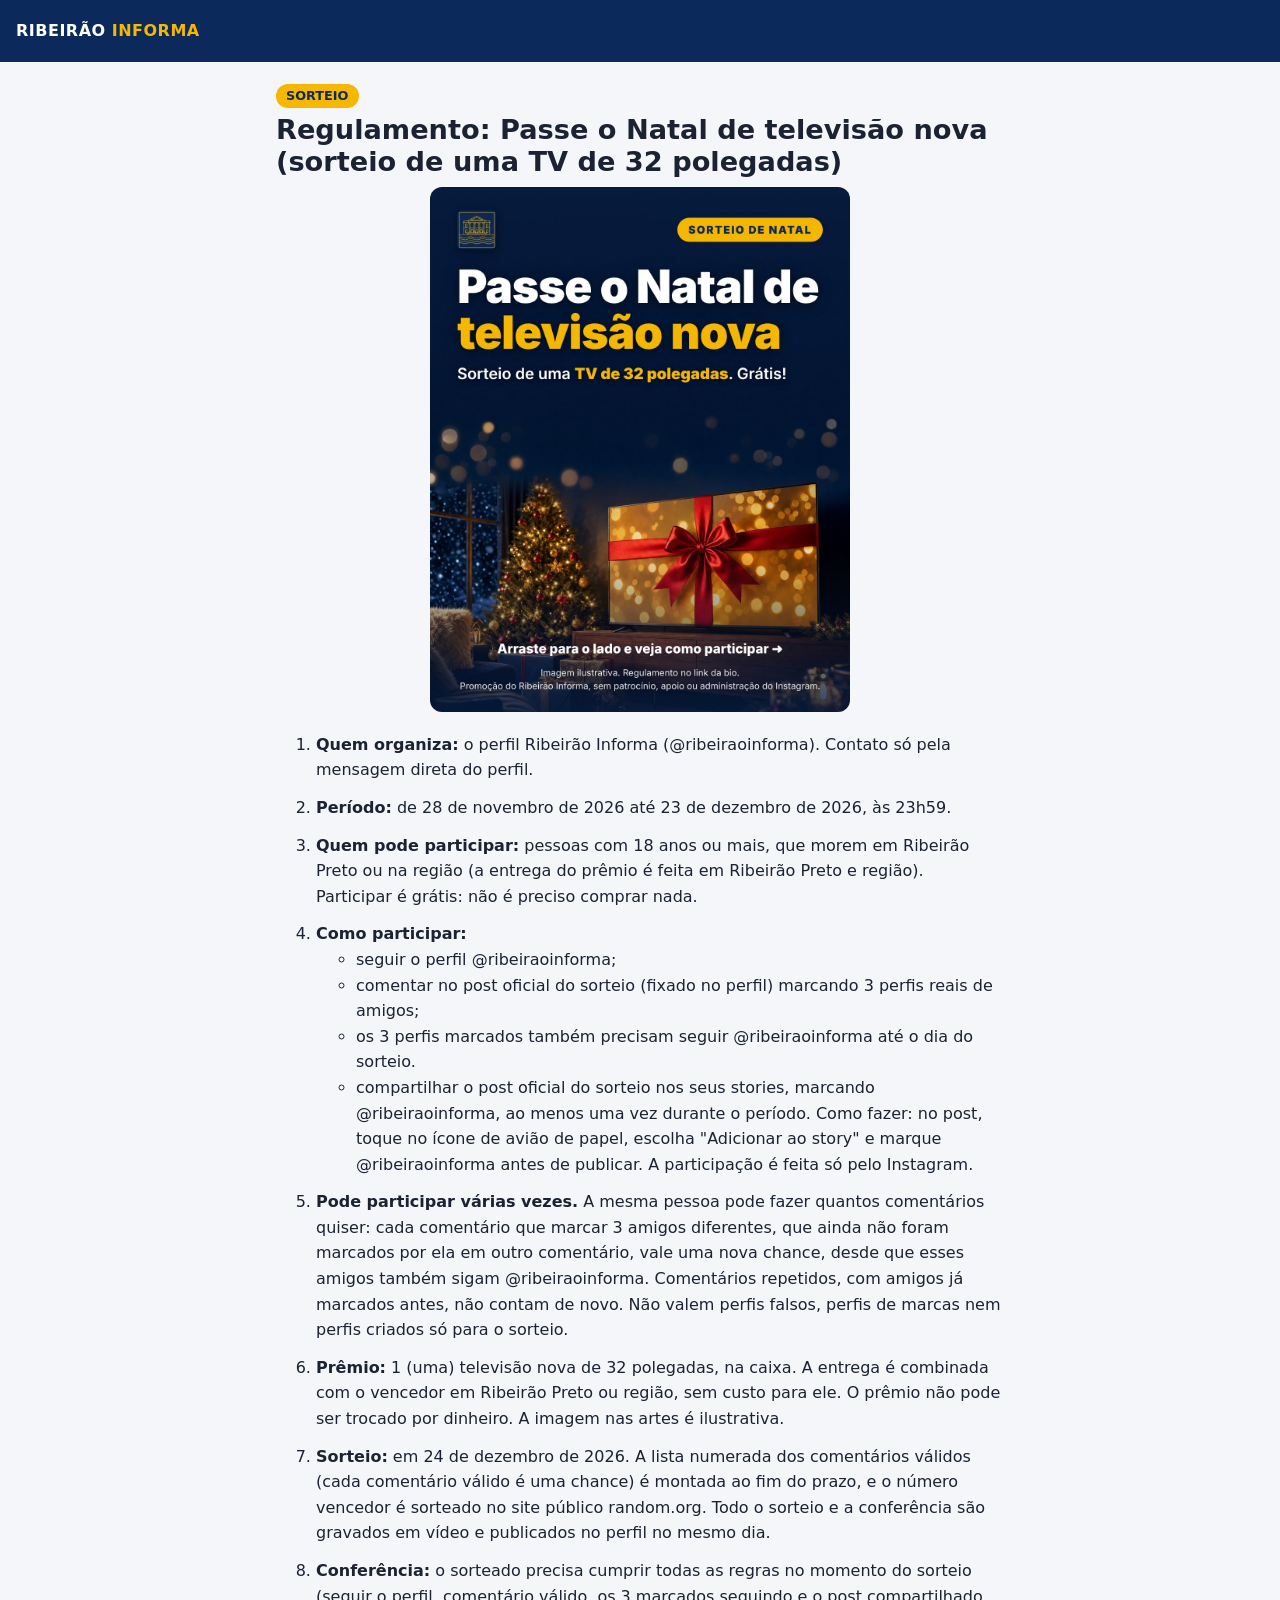
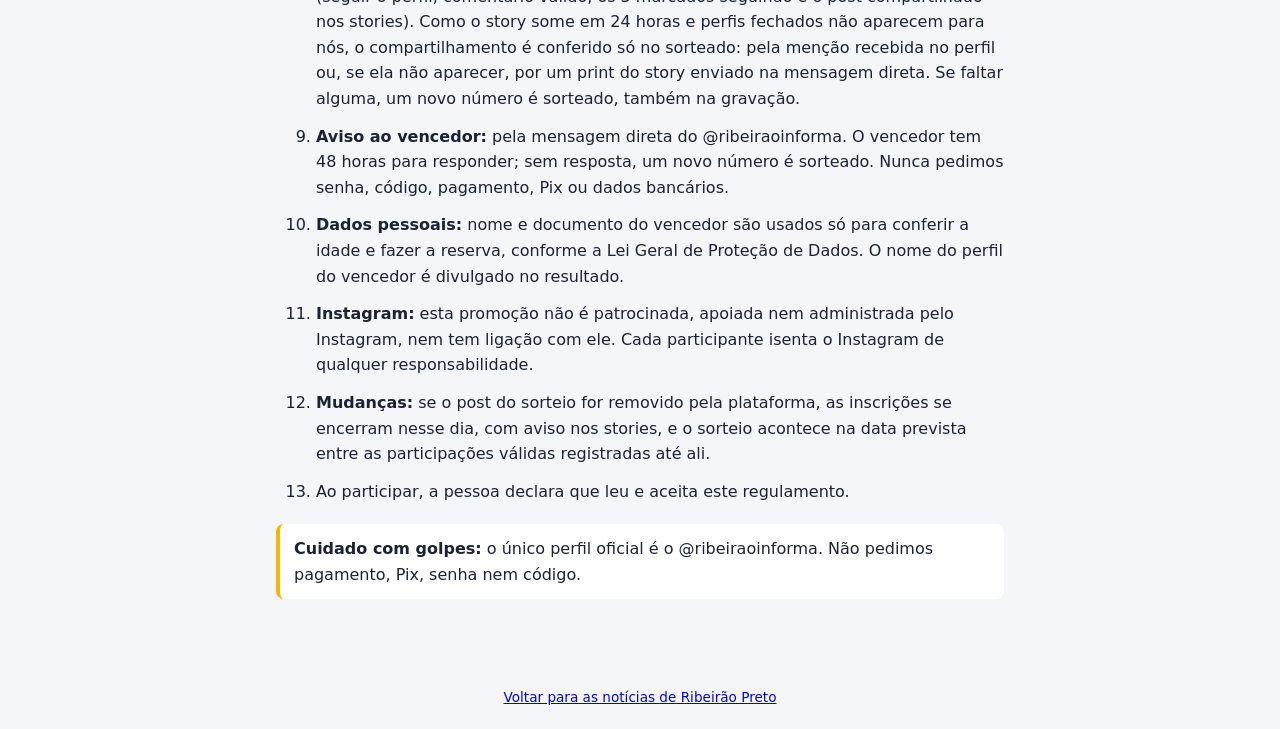
<file: sorteio/index.html>
<!doctype html>
<html lang="pt-BR">
<head>
<meta charset="utf-8">
<meta name="viewport" content="width=device-width, initial-scale=1">
<title>Sorteio: Passe o Natal de televisão nova | Ribeirão Informa</title>
<meta name="description" content="Regulamento do sorteio do Ribeirão Informa: uma TV de 32 polegadas para passar o Natal de televisão nova.">
<meta property="og:title" content="Sorteio: Passe o Natal de televisão nova | Ribeirão Informa">
<meta property="og:description" content="Siga @ribeiraoinforma, marque 3 amigos no post fixado. Pode comentar várias vezes, com amigos diferentes. Inscrições até 23/12. Sorteio em 24/12.">
<meta property="og:image" content="https://ribeiraoinforma.github.io/midia/2026-11-28/sorteio-tv-1.jpg">
<link rel="icon" href="/icones/favicon-32-b.png">
<style>
:root{--azul:#0B2A5B;--ouro:#F5B700;--txt:#1b2333;--fundo:#f4f6fa}
*{box-sizing:border-box}
body{margin:0;background:var(--fundo);color:var(--txt);font:16px/1.6 system-ui,-apple-system,Segoe UI,Roboto,sans-serif}
header{background:var(--azul);color:#fff;padding:18px 16px}
header a{color:#fff;text-decoration:none;font-weight:800;letter-spacing:.5px}
header a span{color:var(--ouro)}
main{max-width:760px;margin:0 auto;padding:20px 16px 48px}
.capa{width:100%;max-width:420px;display:block;margin:8px auto 20px;border-radius:12px}
h1{font-size:1.7rem;line-height:1.2;margin:.2em 0}
.tag{display:inline-block;background:var(--ouro);color:var(--azul);font-weight:800;padding:2px 10px;border-radius:99px;font-size:.8rem}
ol>li{margin:0 0 12px}
.aviso{background:#fff;border-left:4px solid var(--ouro);padding:12px 14px;border-radius:8px;margin:20px 0}
footer{text-align:center;font-size:.85rem;color:#667;padding:20px 16px}
</style>
</head>
<body>
<header><a href="/">RIBEIRÃO <span>INFORMA</span></a></header>
<main>
<span class="tag">SORTEIO</span>
<h1>Regulamento: Passe o Natal de televisão nova (sorteio de uma TV de 32 polegadas)</h1>
<img class="capa" src="/midia/2026-11-28/sorteio-tv-1.jpg" alt="Arte do sorteio: Passe o Natal de televisão nova, TV de 32 polegadas">
<ol>
<li><b>Quem organiza:</b> o perfil Ribeirão Informa (@ribeiraoinforma). Contato só pela mensagem direta do perfil.</li>
<li><b>Período:</b> de 28 de novembro de 2026 até 23 de dezembro de 2026, às 23h59.</li>
<li><b>Quem pode participar:</b> pessoas com 18 anos ou mais, que morem em Ribeirão Preto ou na região (a entrega do prêmio é feita em Ribeirão Preto e região). Participar é grátis: não é preciso comprar nada.</li>
<li><b>Como participar:</b>
<ul>
<li>seguir o perfil @ribeiraoinforma;</li>
<li>comentar no post oficial do sorteio (fixado no perfil) marcando 3 perfis reais de amigos;</li>
<li>os 3 perfis marcados também precisam seguir @ribeiraoinforma até o dia do sorteio.</li>
<li>compartilhar o post oficial do sorteio nos seus stories, marcando @ribeiraoinforma, ao menos uma vez durante o período. Como fazer: no post, toque no ícone de avião de papel, escolha "Adicionar ao story" e marque @ribeiraoinforma antes de publicar. A participação é feita só pelo Instagram.</li>
</ul></li>
<li><b>Pode participar várias vezes.</b> A mesma pessoa pode fazer quantos comentários quiser: cada comentário que marcar 3 amigos diferentes, que ainda não foram marcados por ela em outro comentário, vale uma nova chance, desde que esses amigos também sigam @ribeiraoinforma. Comentários repetidos, com amigos já marcados antes, não contam de novo. Não valem perfis falsos, perfis de marcas nem perfis criados só para o sorteio.</li>
<li><b>Prêmio:</b> 1 (uma) televisão nova de 32 polegadas, na caixa. A entrega é combinada com o vencedor em Ribeirão Preto ou região, sem custo para ele. O prêmio não pode ser trocado por dinheiro. A imagem nas artes é ilustrativa.</li>
<li><b>Sorteio:</b> em 24 de dezembro de 2026. A lista numerada dos comentários válidos (cada comentário válido é uma chance) é montada ao fim do prazo, e o número vencedor é sorteado no site público random.org. Todo o sorteio e a conferência são gravados em vídeo e publicados no perfil no mesmo dia.</li>
<li><b>Conferência:</b> o sorteado precisa cumprir todas as regras no momento do sorteio (seguir o perfil, comentário válido, os 3 marcados seguindo e o post compartilhado nos stories). Como o story some em 24 horas e perfis fechados não aparecem para nós, o compartilhamento é conferido só no sorteado: pela menção recebida no perfil ou, se ela não aparecer, por um print do story enviado na mensagem direta. Se faltar alguma, um novo número é sorteado, também na gravação.</li>
<li><b>Aviso ao vencedor:</b> pela mensagem direta do @ribeiraoinforma. O vencedor tem 48 horas para responder; sem resposta, um novo número é sorteado. Nunca pedimos senha, código, pagamento, Pix ou dados bancários.</li>
<li><b>Dados pessoais:</b> nome e documento do vencedor são usados só para conferir a idade e fazer a reserva, conforme a Lei Geral de Proteção de Dados. O nome do perfil do vencedor é divulgado no resultado.</li>
<li><b>Instagram:</b> esta promoção não é patrocinada, apoiada nem administrada pelo Instagram, nem tem ligação com ele. Cada participante isenta o Instagram de qualquer responsabilidade.</li>
<li><b>Mudanças:</b> se o post do sorteio for removido pela plataforma, as inscrições se encerram nesse dia, com aviso nos stories, e o sorteio acontece na data prevista entre as participações válidas registradas até ali.</li>
<li>Ao participar, a pessoa declara que leu e aceita este regulamento.</li>
</ol>
<div class="aviso"><b>Cuidado com golpes:</b> o único perfil oficial é o @ribeiraoinforma. Não pedimos pagamento, Pix, senha nem código.</div>
</main>
<footer><a href="/">Voltar para as notícias de Ribeirão Preto</a></footer>
</body>
</html>
</file>
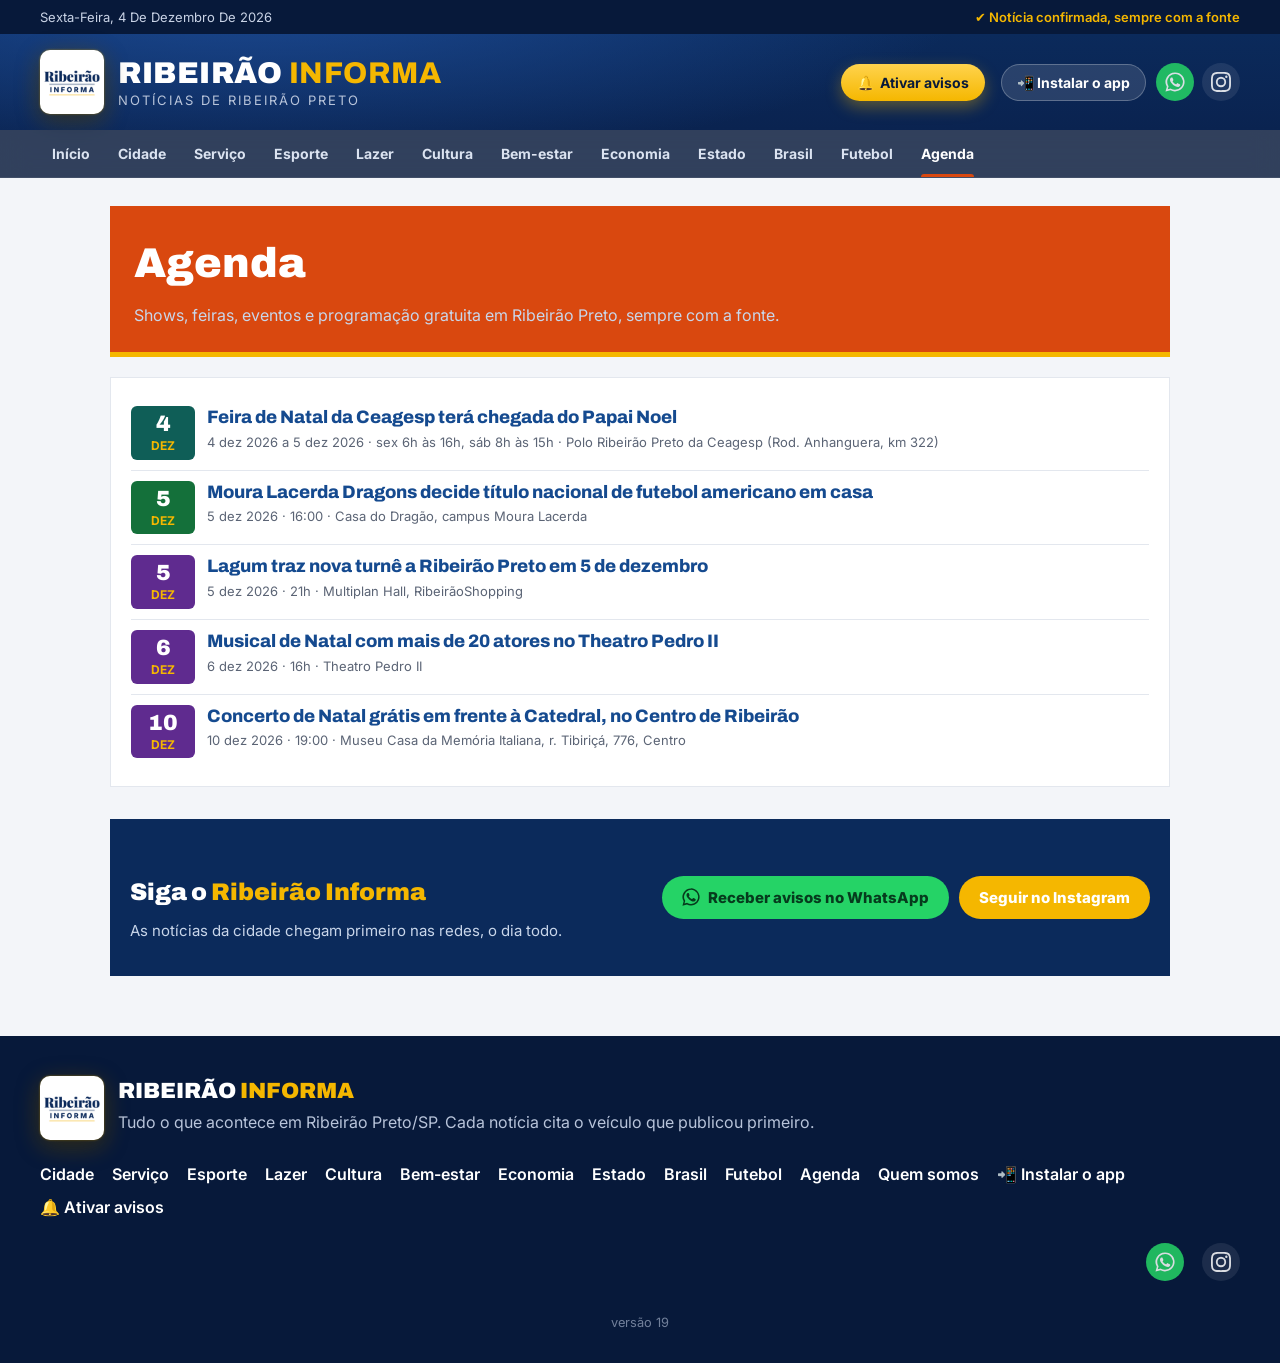
<file: agenda.html>
<!doctype html><html lang="pt-BR"><head><meta charset="utf-8"><meta name="viewport" content="width=device-width,initial-scale=1"><meta name="theme-color" content="#0B2A5B">
<link rel="preconnect" href="https://fonts.googleapis.com"><link href="https://fonts.googleapis.com/css2?family=Archivo:wght@700;800;900&family=Inter:wght@400;600;700;800&display=swap" rel="stylesheet">
<link rel="icon" href="icones/favicon-32-b.png" sizes="32x32"><link rel="manifest" href="manifest.webmanifest"><link rel="apple-touch-icon" href="icones/apple-touch-icon-b.png"><meta name="apple-mobile-web-app-capable" content="yes"><meta name="mobile-web-app-capable" content="yes"><meta name="apple-mobile-web-app-title" content="Ribeirão Informa"><meta name="apple-mobile-web-app-status-bar-style" content="black"><link rel="stylesheet" href="assets/style.css?v=14"><link rel="stylesheet" href="assets/v2.css?v=9">
<title>Agenda | Ribeirão Informa</title>
<meta name="description" content="Agenda de eventos, shows, feiras e programação gratuita em Ribeirão Preto/SP.">
</head><body data-pagina="agenda"><div id="topo"></div>
<main class="wrap" id="conteudo"><p class="vazio">Carregando…</p></main>
<div id="rodape"></div><script src="assets/v2.js?v=6"></script><script src="assets/app.js?v=18"></script></body></html>
</file>
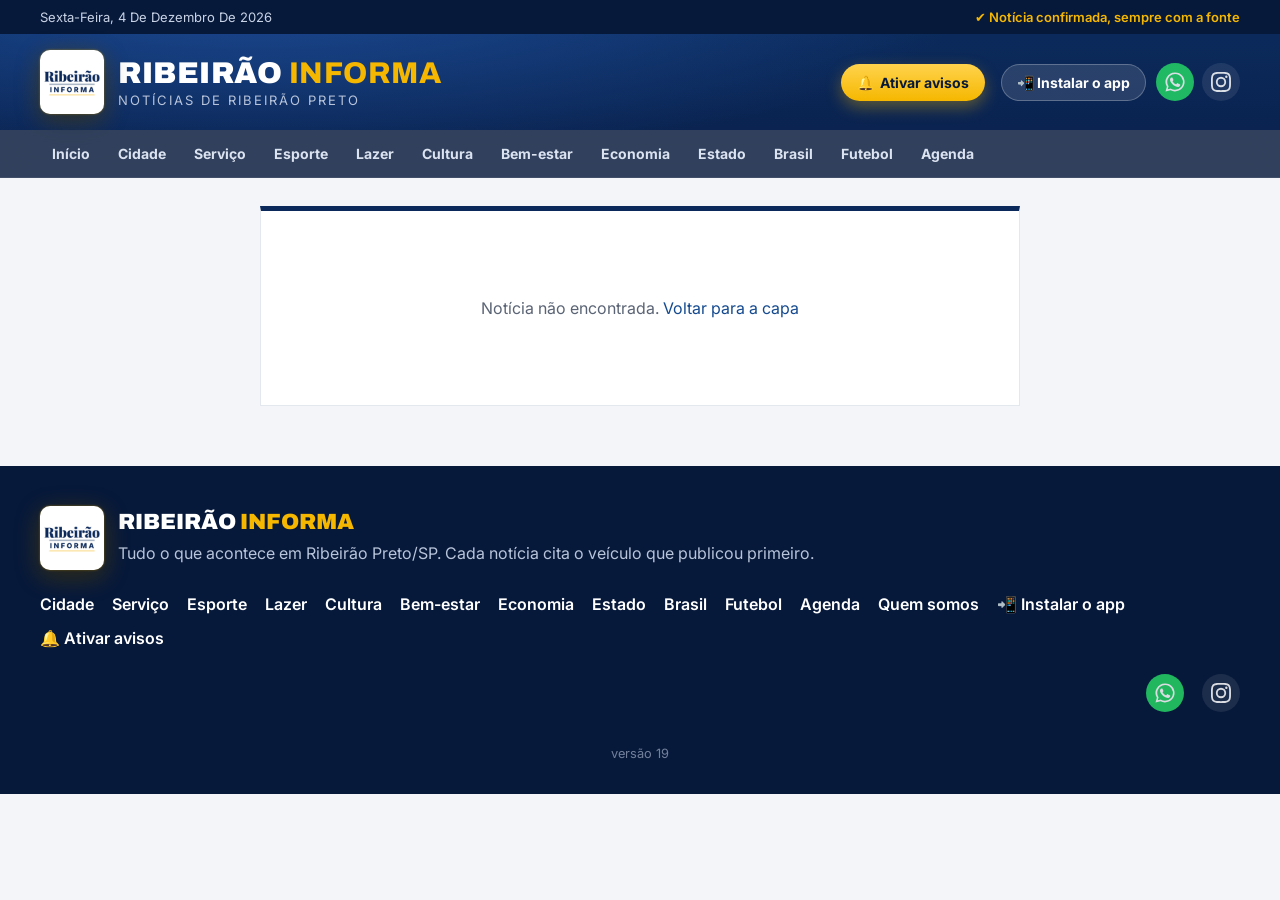
<file: noticia.html>
<!doctype html><html lang="pt-BR"><head><meta charset="utf-8"><meta name="viewport" content="width=device-width,initial-scale=1"><meta name="theme-color" content="#0B2A5B">
<link rel="preconnect" href="https://fonts.googleapis.com"><link href="https://fonts.googleapis.com/css2?family=Archivo:wght@700;800;900&family=Inter:wght@400;600;700;800&display=swap" rel="stylesheet">
<link rel="icon" href="icones/favicon-32-b.png" sizes="32x32"><link rel="manifest" href="manifest.webmanifest"><link rel="apple-touch-icon" href="icones/apple-touch-icon-b.png"><meta name="apple-mobile-web-app-capable" content="yes"><meta name="mobile-web-app-capable" content="yes"><meta name="apple-mobile-web-app-title" content="Ribeirão Informa"><meta name="apple-mobile-web-app-status-bar-style" content="black"><link rel="stylesheet" href="assets/style.css?v=14"><link rel="stylesheet" href="assets/v2.css?v=9">
<title>Ribeirão Informa</title>
</head><body data-pagina="materia"><div id="topo"></div>
<main class="wrap" id="conteudo"><p class="vazio">Carregando…</p></main>
<div id="rodape"></div><script src="assets/v2.js?v=6"></script><script src="assets/app.js?v=18"></script></body></html>
</file>
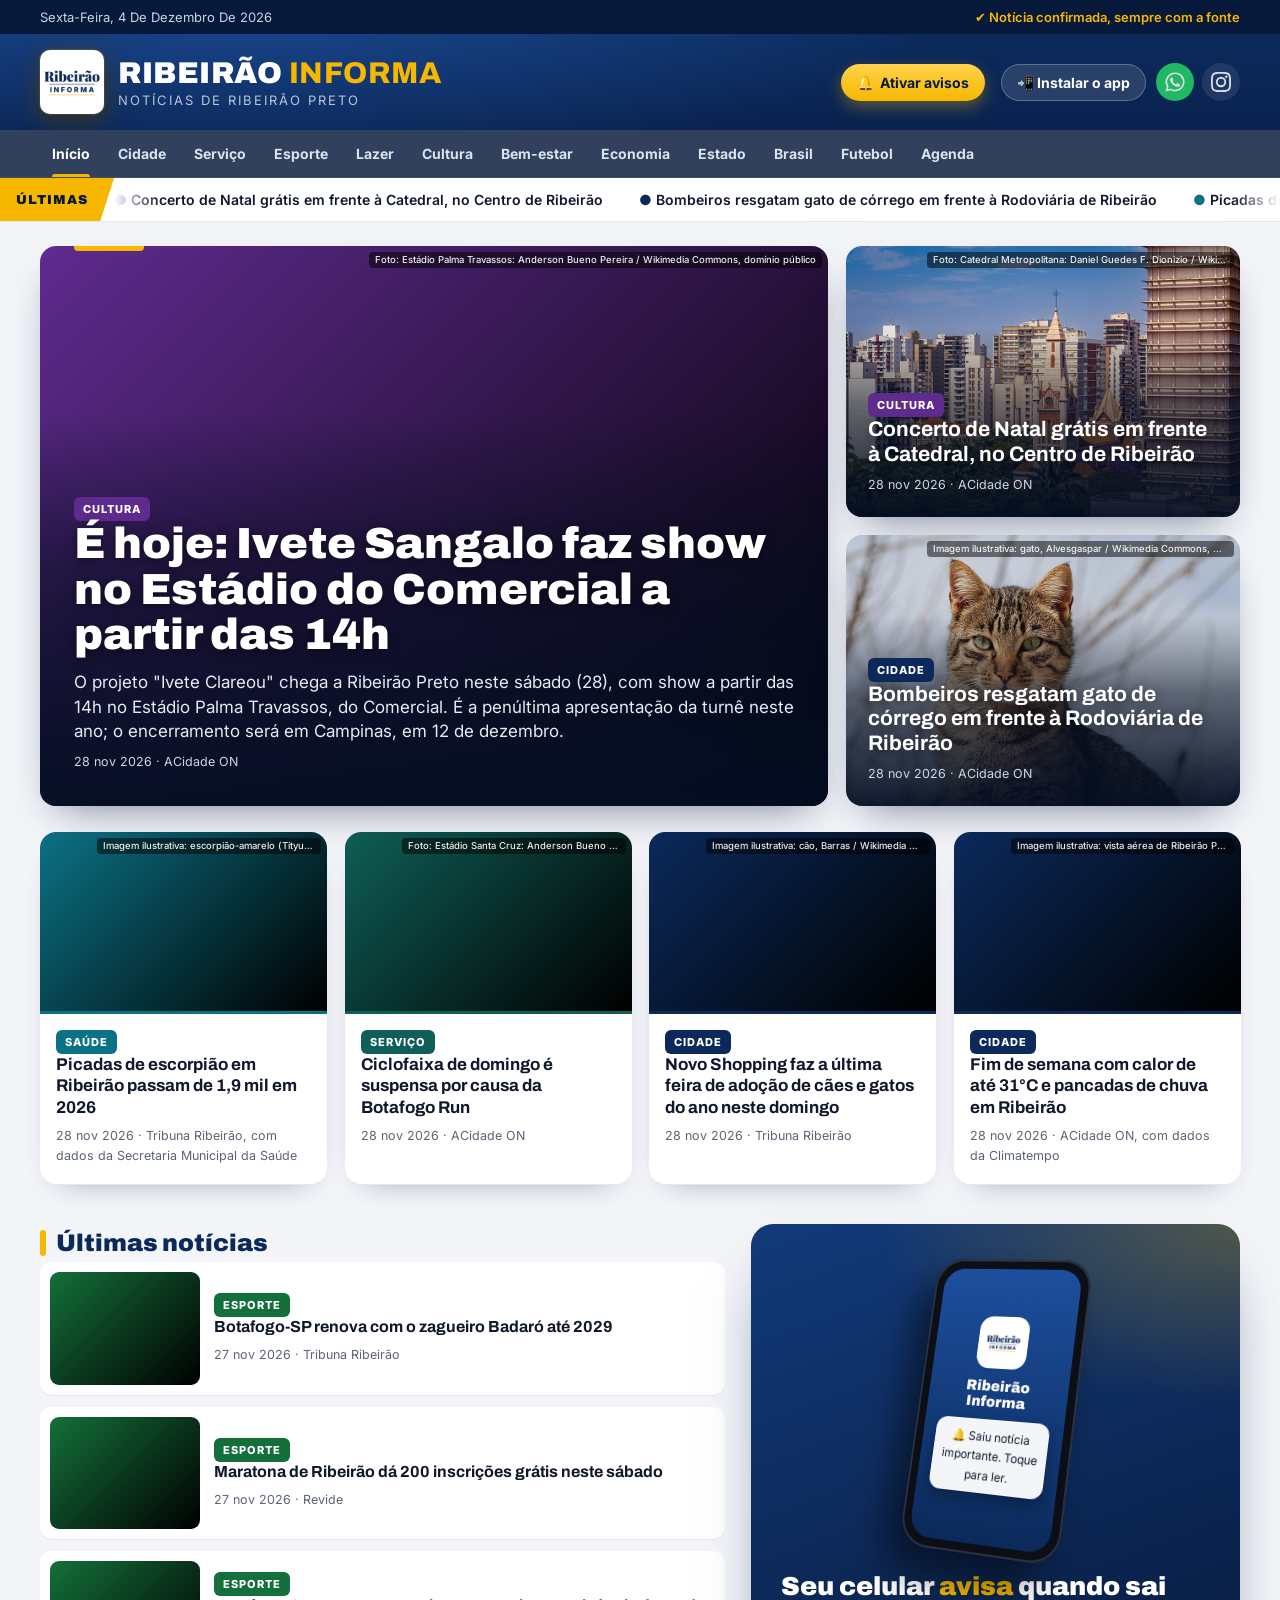
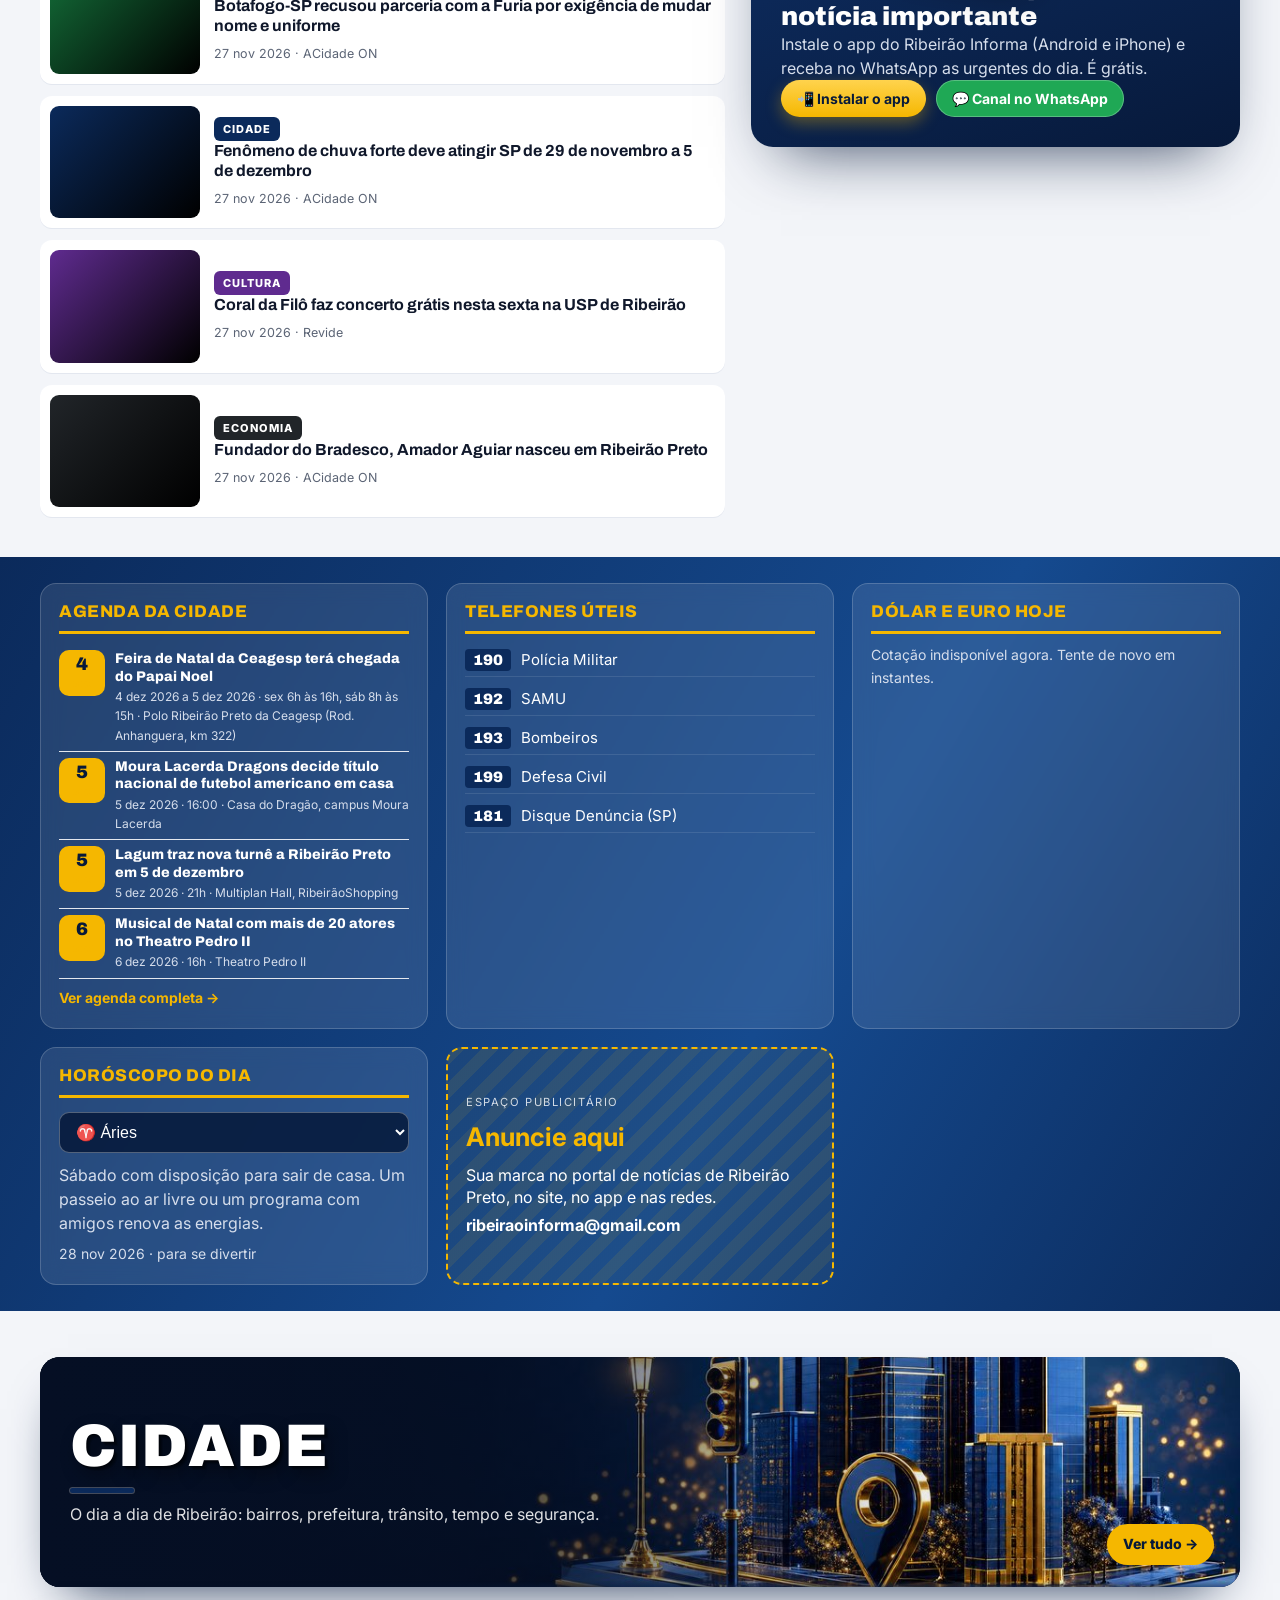
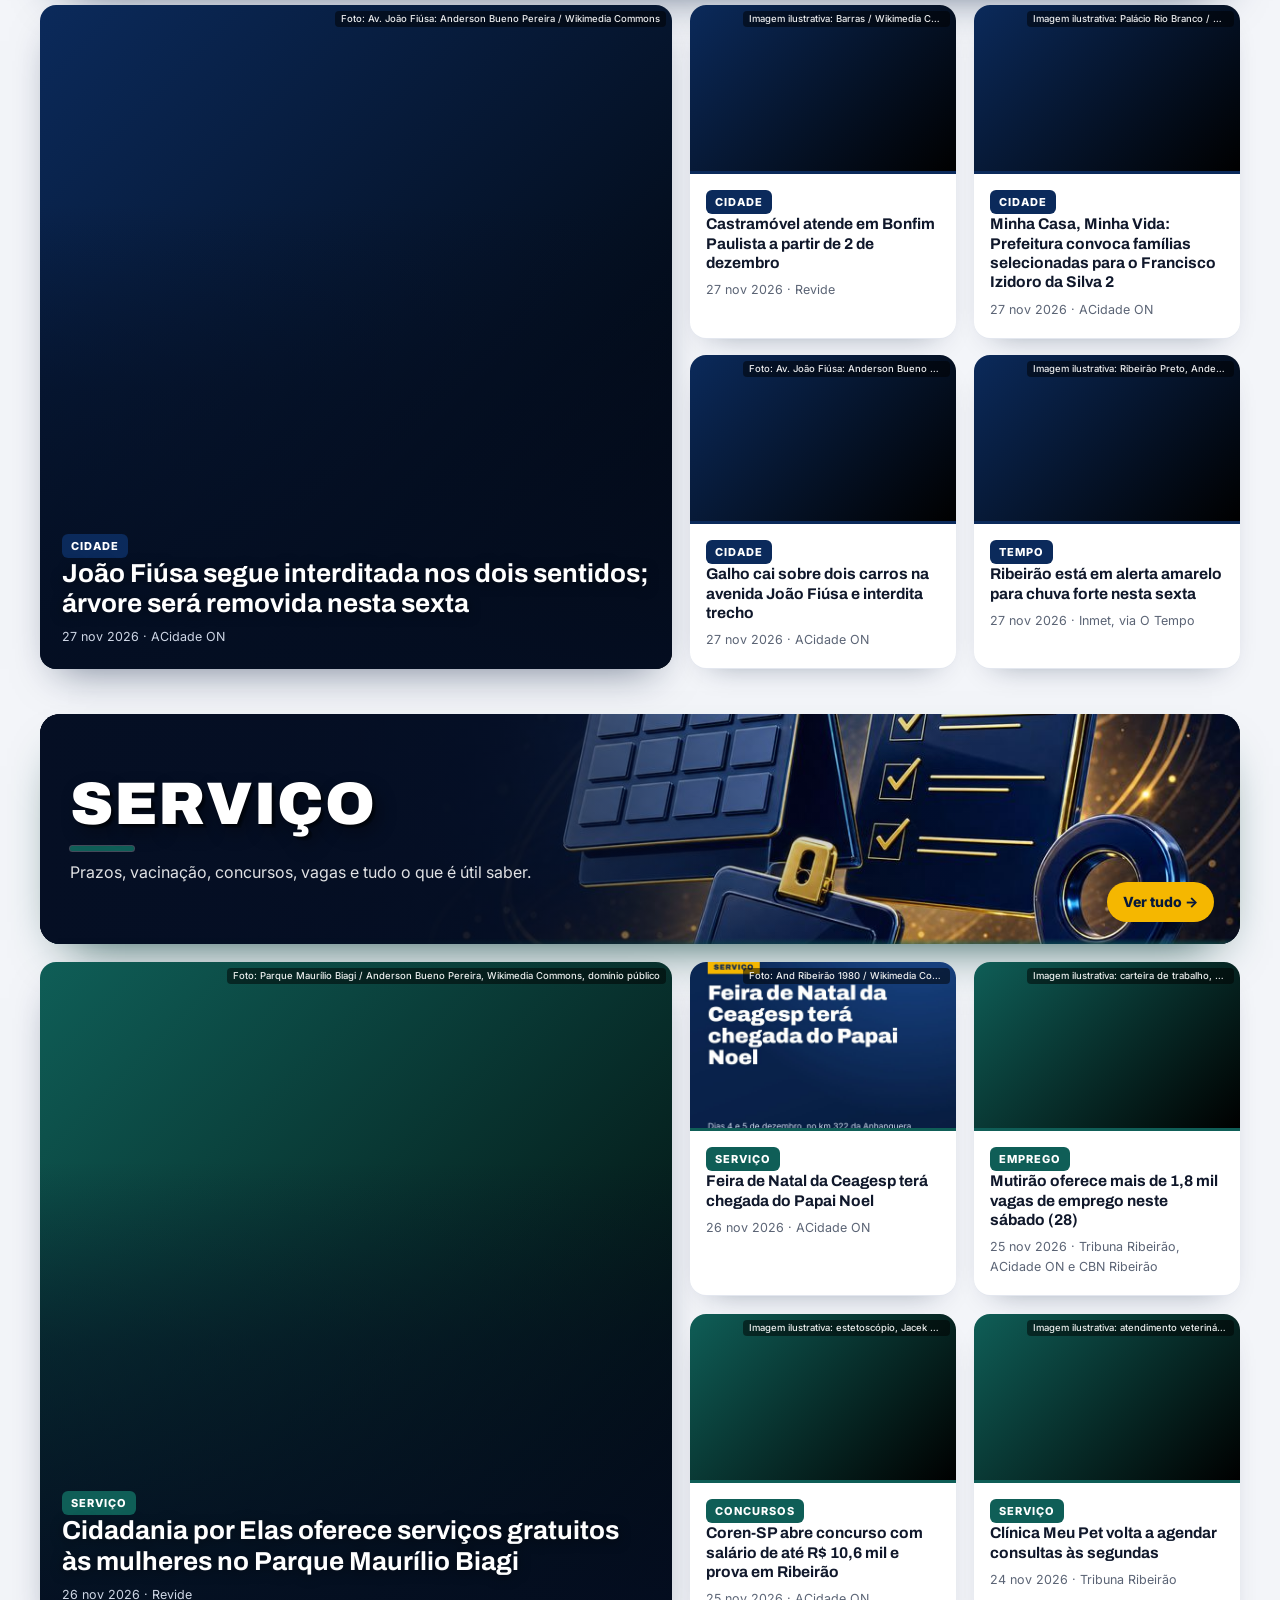
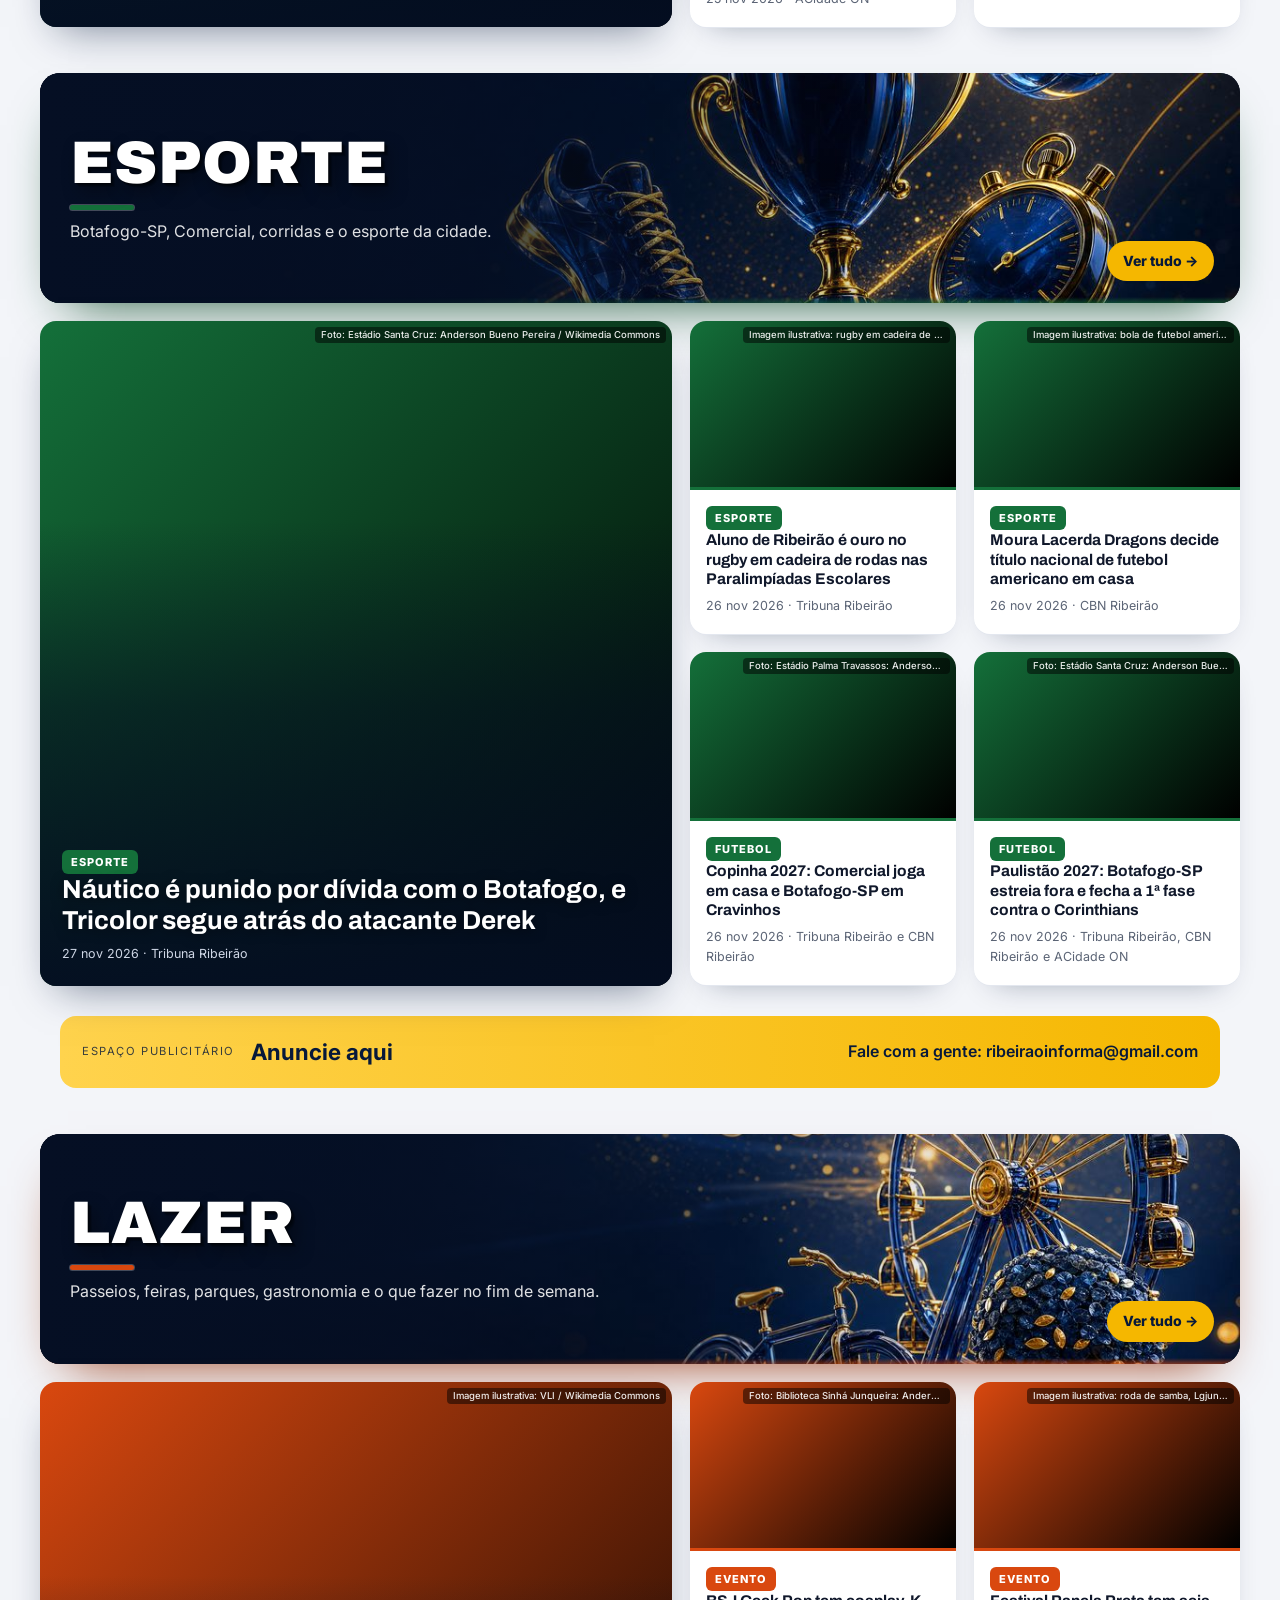
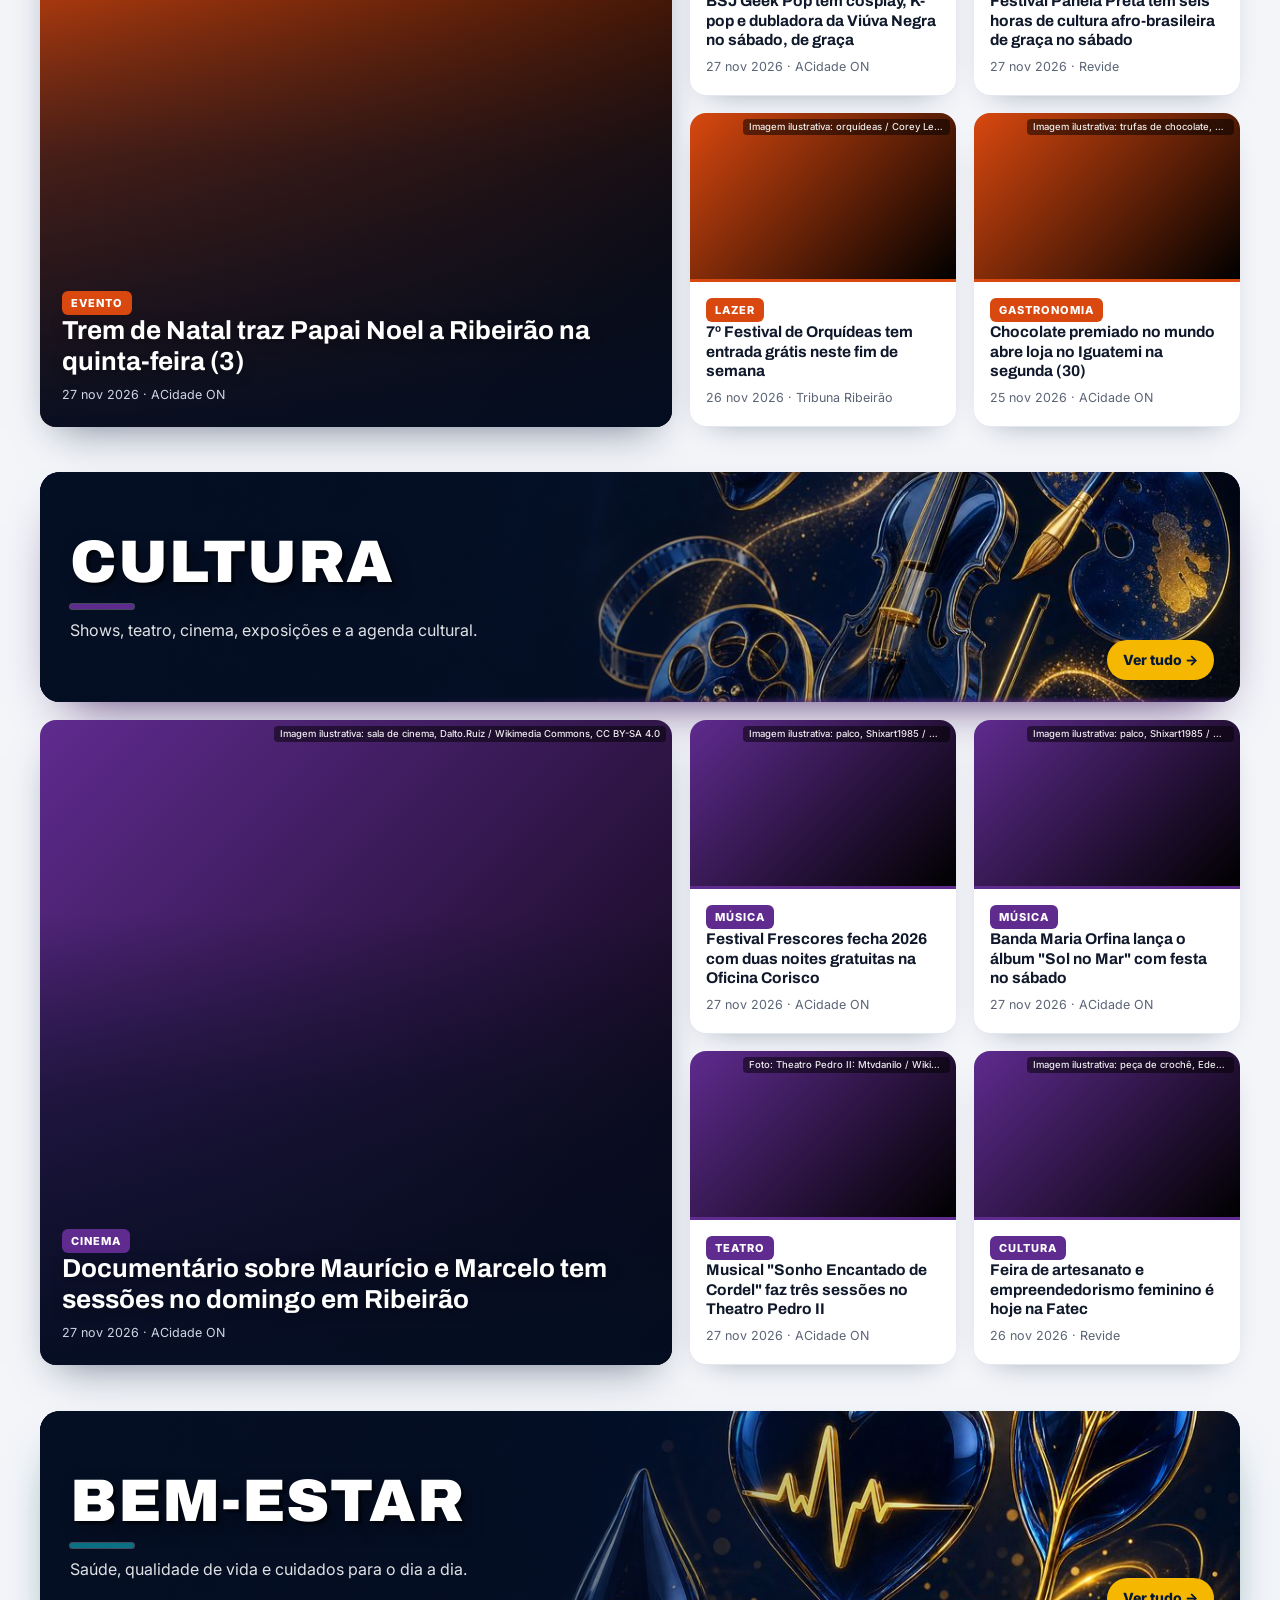
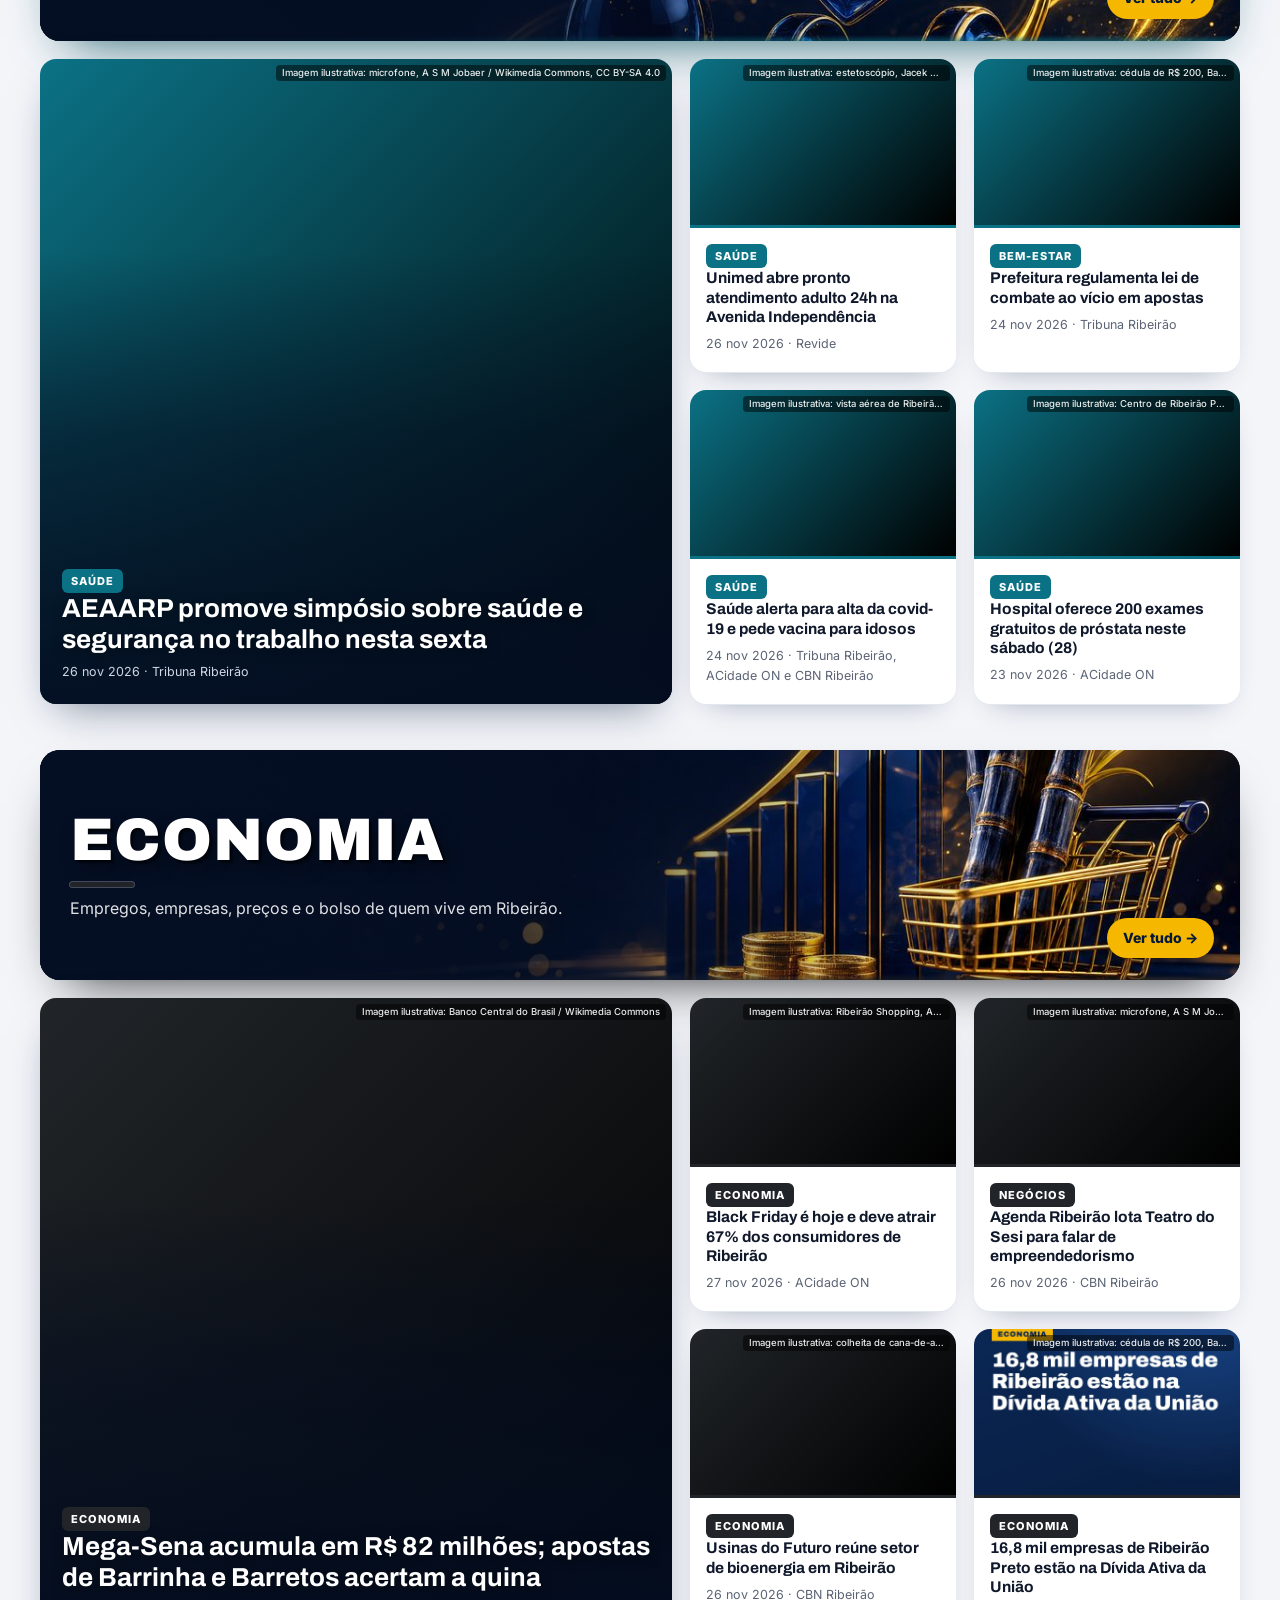
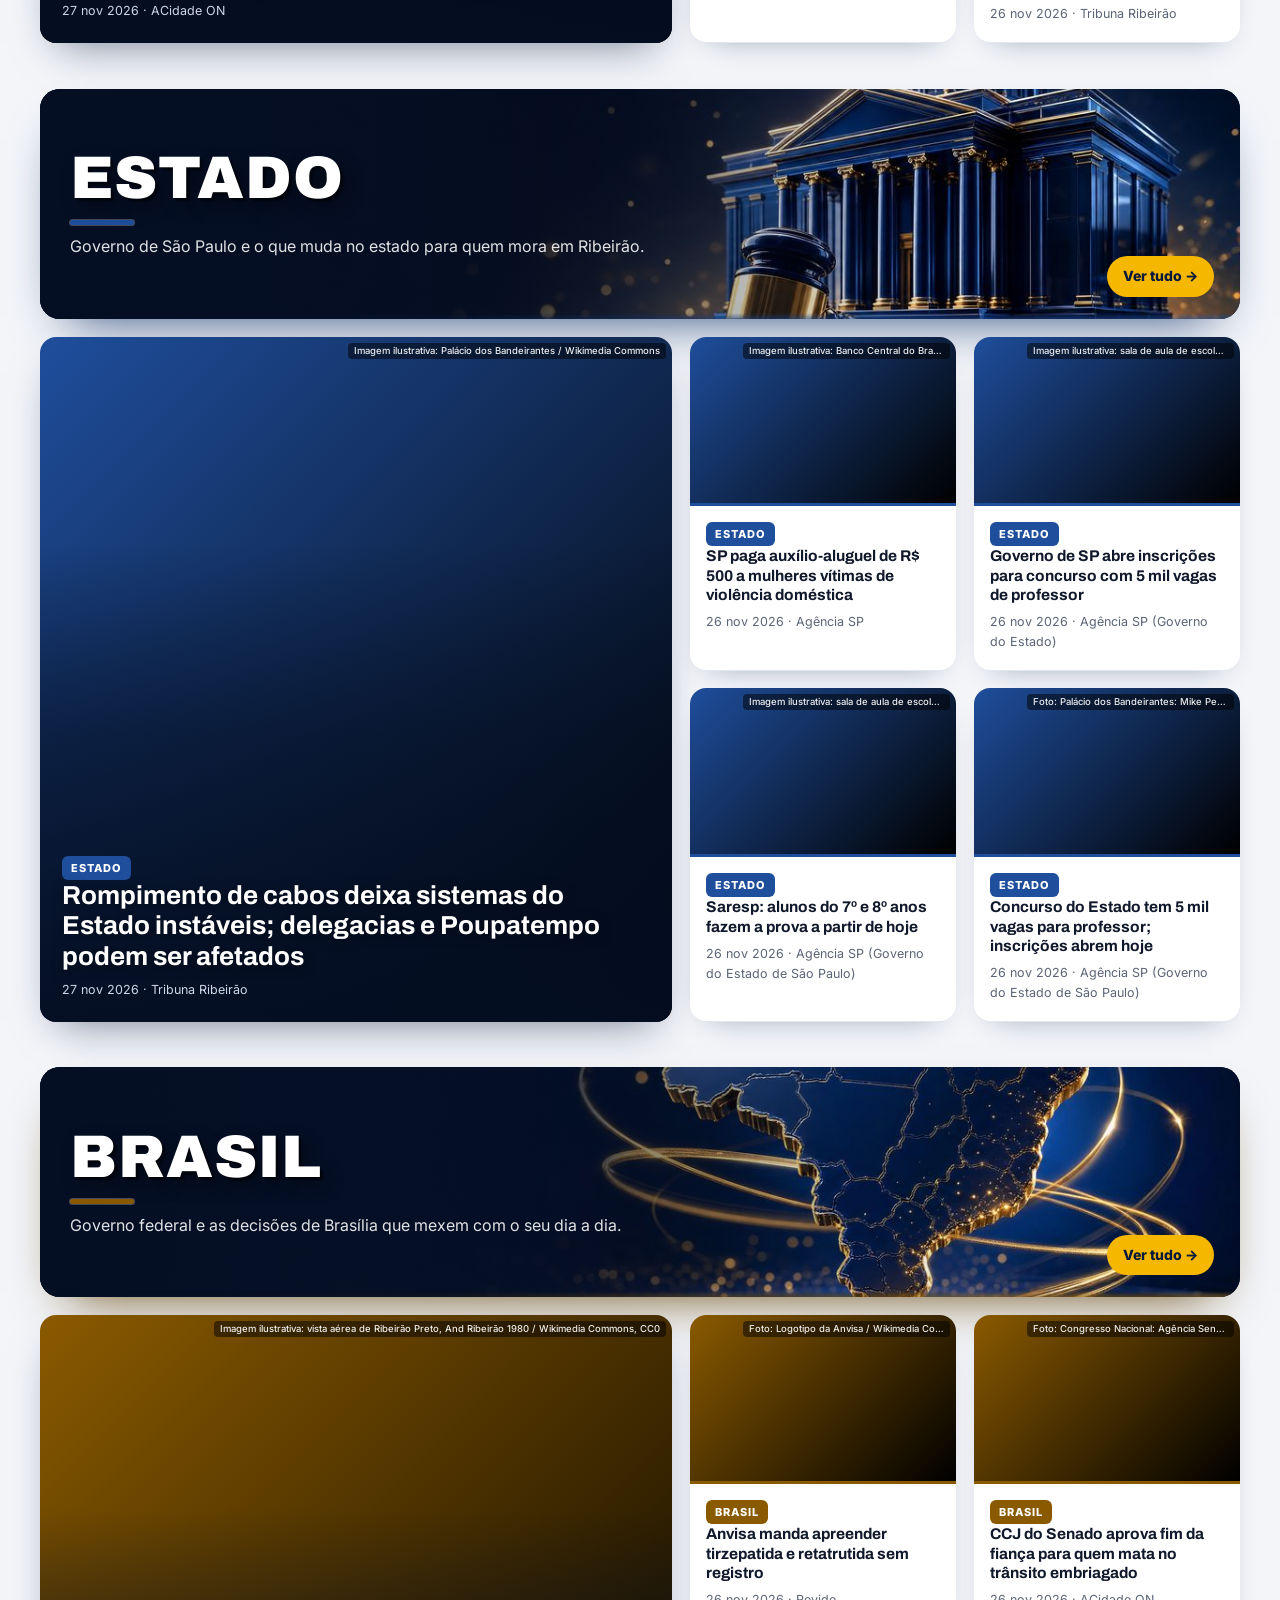
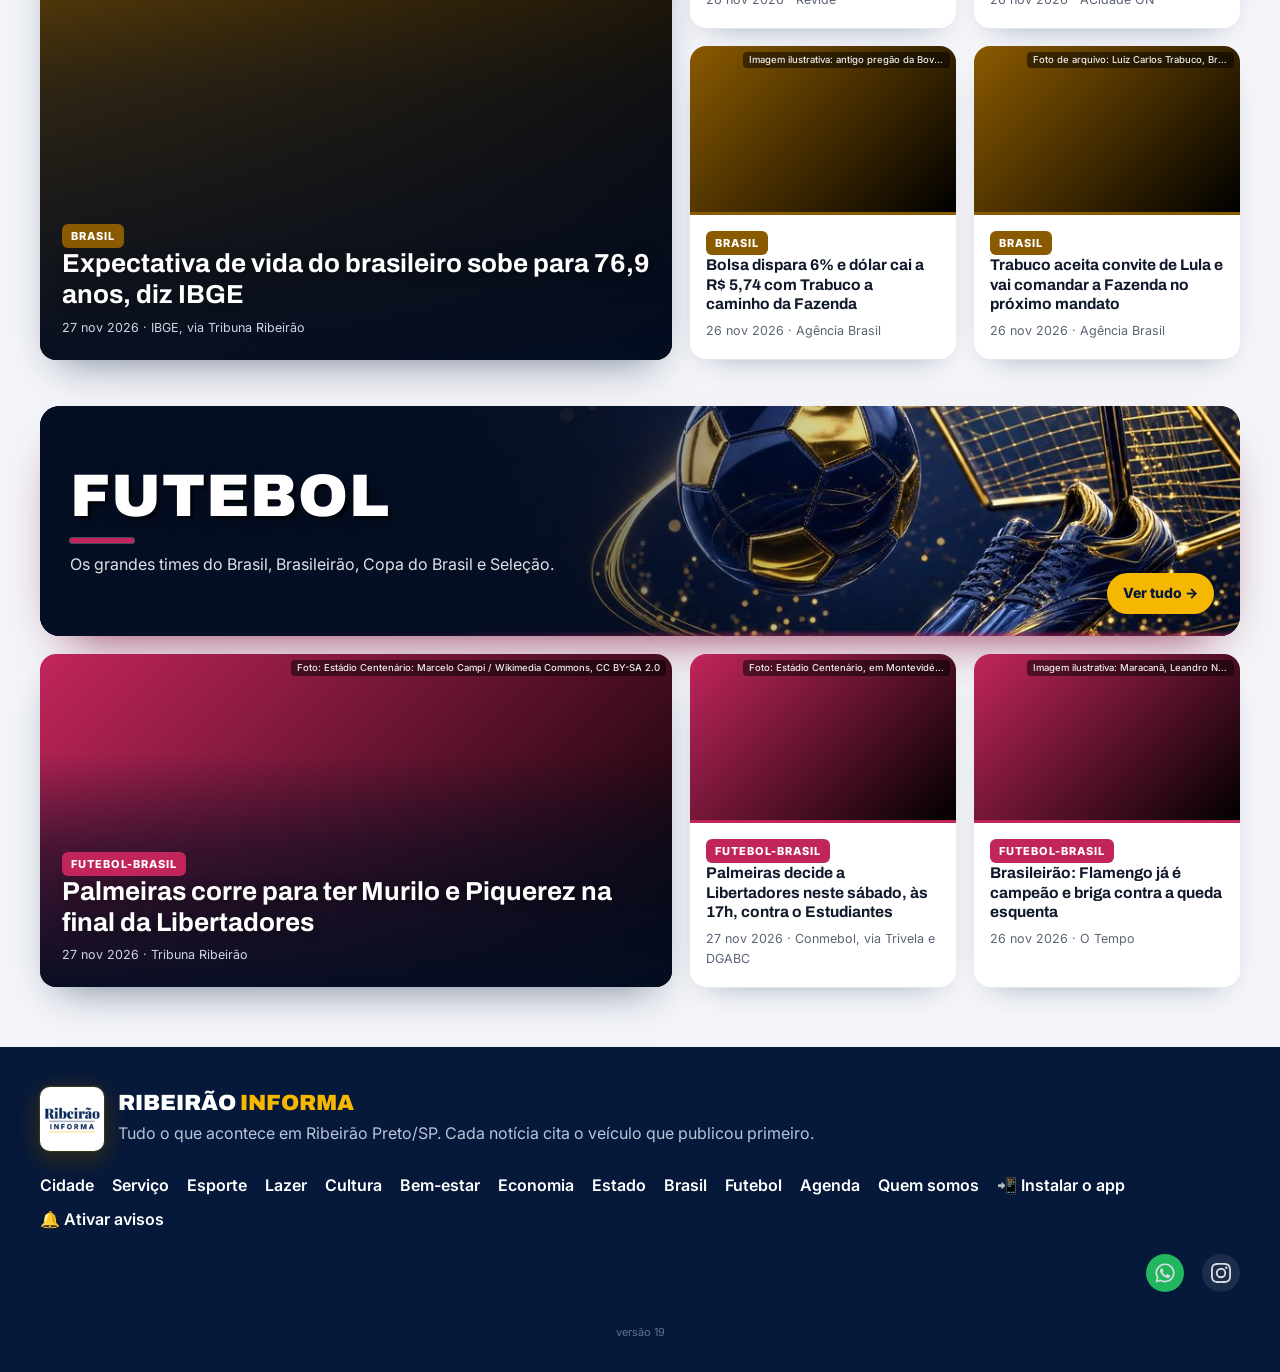
<file: previa.html>
<!doctype html><html lang="pt-BR"><head><meta charset="utf-8"><meta name="viewport" content="width=device-width,initial-scale=1"><meta name="theme-color" content="#0B2A5B">
<link rel="preconnect" href="https://fonts.googleapis.com"><link href="https://fonts.googleapis.com/css2?family=Archivo:wght@700;800;900&family=Inter:wght@400;600;700;800&display=swap" rel="stylesheet">
<link rel="icon" href="icones/favicon-32-b.png" sizes="32x32"><link rel="manifest" href="manifest.webmanifest"><link rel="apple-touch-icon" href="icones/apple-touch-icon-b.png"><meta name="apple-mobile-web-app-capable" content="yes"><meta name="mobile-web-app-capable" content="yes"><meta name="apple-mobile-web-app-title" content="Ribeirão Informa"><meta name="apple-mobile-web-app-status-bar-style" content="black"><link rel="stylesheet" href="assets/style.css?v=11"><link rel="stylesheet" href="assets/v2.css?v=9"><meta name="robots" content="noindex">
<title>Prévia - Ribeirão Informa | Notícias de Ribeirão Preto</title>
<meta name="description" content="Tudo o que acontece em Ribeirão Preto/SP: cidade, serviço, trânsito, tempo, segurança, cultura e esporte. Notícia confirmada, sempre com a fonte.">
<meta property="og:title" content="Ribeirão Informa"><meta property="og:description" content="Tudo o que acontece em Ribeirão Preto, com fonte."><meta property="og:image" content="capa-facebook.jpg">
</head><body data-pagina="capa"><div id="topo"></div>
<main class="wrap"><div id="conteudo"><p class="vazio">Carregando notícias…</p></div></main>
<div id="rodape"></div><script src="assets/v2.js?v=6"></script><script src="assets/app.js?v=18"></script></body></html>
</file>
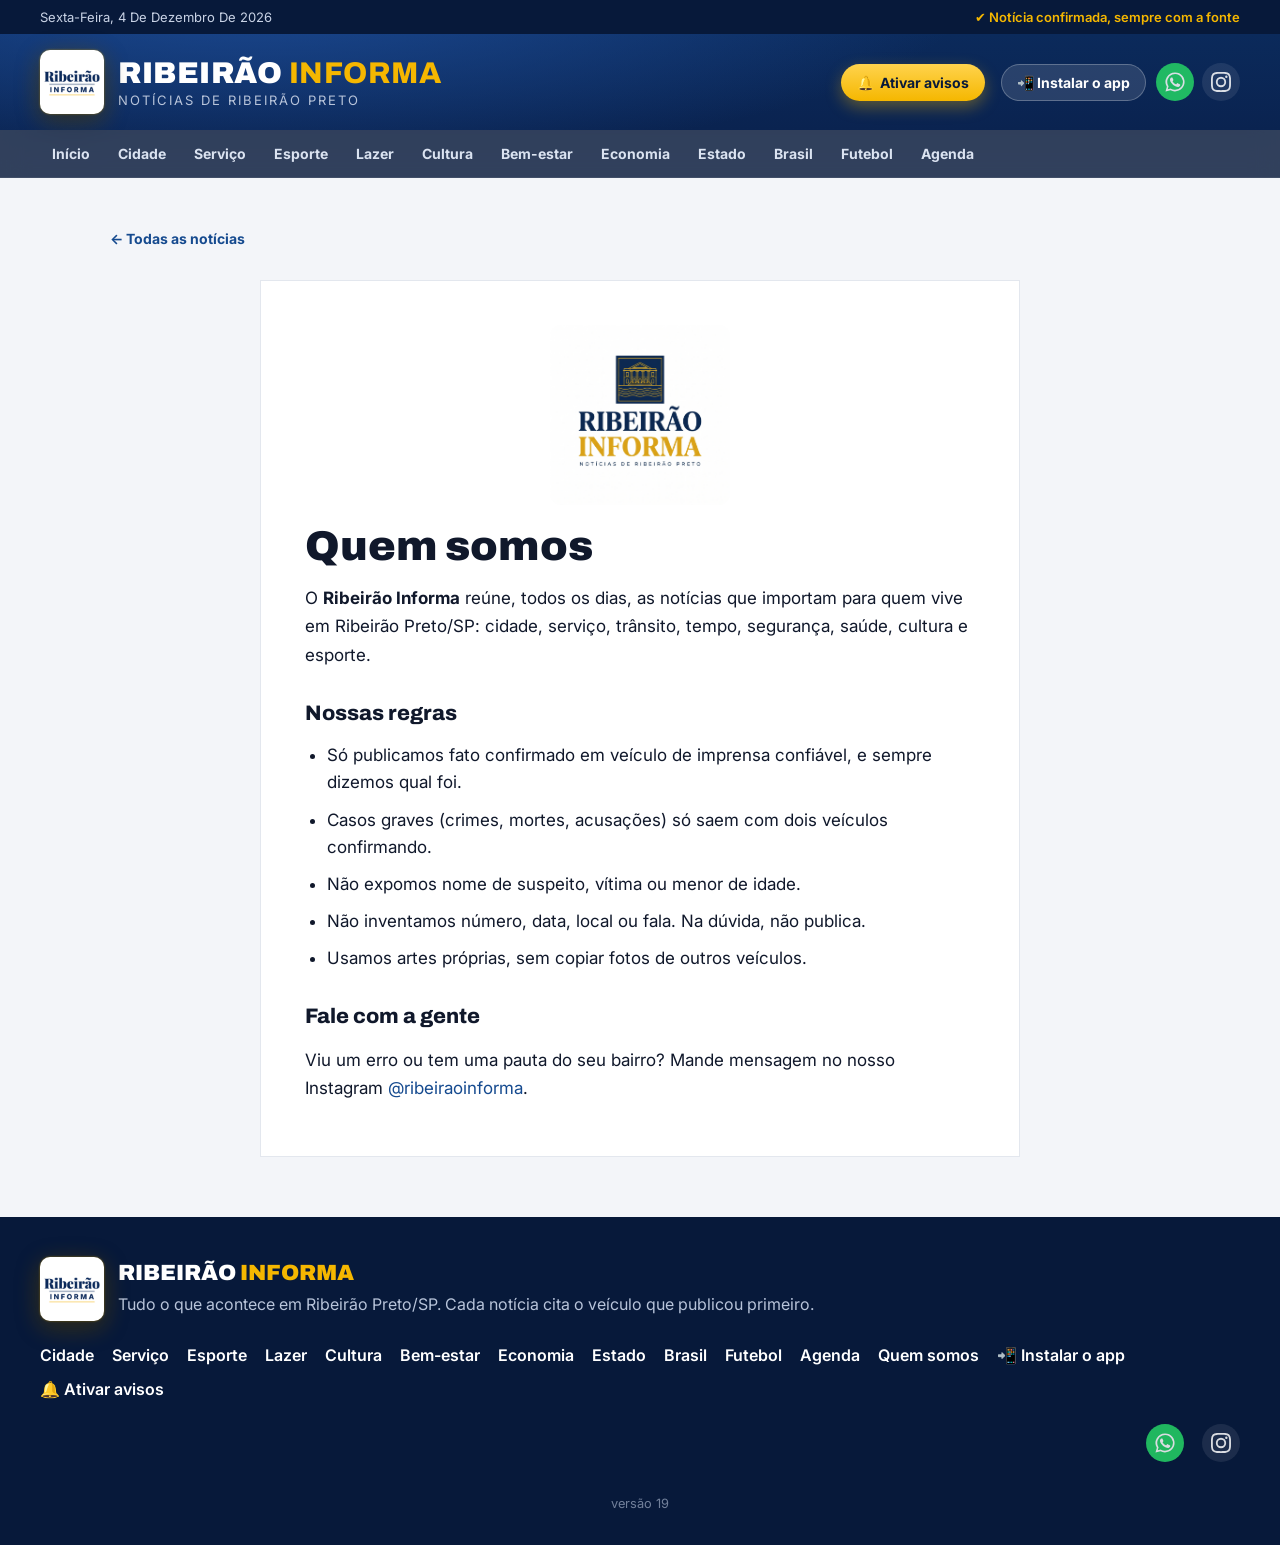
<file: sobre.html>
<!doctype html><html lang="pt-BR"><head><meta charset="utf-8"><meta name="viewport" content="width=device-width,initial-scale=1"><meta name="theme-color" content="#0B2A5B">
<link rel="preconnect" href="https://fonts.googleapis.com"><link href="https://fonts.googleapis.com/css2?family=Archivo:wght@700;800;900&family=Inter:wght@400;600;700;800&display=swap" rel="stylesheet">
<link rel="icon" href="icones/favicon-32-b.png" sizes="32x32"><link rel="manifest" href="manifest.webmanifest"><link rel="apple-touch-icon" href="icones/apple-touch-icon-b.png"><meta name="apple-mobile-web-app-capable" content="yes"><meta name="mobile-web-app-capable" content="yes"><meta name="apple-mobile-web-app-title" content="Ribeirão Informa"><meta name="apple-mobile-web-app-status-bar-style" content="black"><link rel="stylesheet" href="assets/style.css?v=14"><link rel="stylesheet" href="assets/v2.css?v=9">
<title>Quem somos | Ribeirão Informa</title>
</head><body data-pagina="sobre"><div id="topo"></div>
<main class="wrap"><a class="voltar" href="./">← Todas as notícias</a><article class="pagina">
<img src="midia/identidade/logo.png" alt="Ribeirão Informa" width="220" height="220" style="width:180px;height:auto;margin:0 auto 18px;border-radius:12px"><h1>Quem somos</h1>
<p>O <b>Ribeirão Informa</b> reúne, todos os dias, as notícias que importam para quem vive em Ribeirão Preto/SP: cidade, serviço, trânsito, tempo, segurança, saúde, cultura e esporte.</p>
<h2>Nossas regras</h2>
<ul>
<li>Só publicamos fato confirmado em veículo de imprensa confiável, e sempre dizemos qual foi.</li>
<li>Casos graves (crimes, mortes, acusações) só saem com dois veículos confirmando.</li>
<li>Não expomos nome de suspeito, vítima ou menor de idade.</li>
<li>Não inventamos número, data, local ou fala. Na dúvida, não publica.</li>
<li>Usamos artes próprias, sem copiar fotos de outros veículos.</li>
</ul>
<h2>Fale com a gente</h2>
<p>Viu um erro ou tem uma pauta do seu bairro? Mande mensagem no nosso Instagram <a href="https://www.instagram.com/ribeiraoinforma/" target="_blank" rel="noopener">@ribeiraoinforma</a>.</p>
</article></main>
<div id="rodape"></div><script src="assets/v2.js?v=6"></script><script src="assets/app.js?v=18"></script></body></html>
</file>
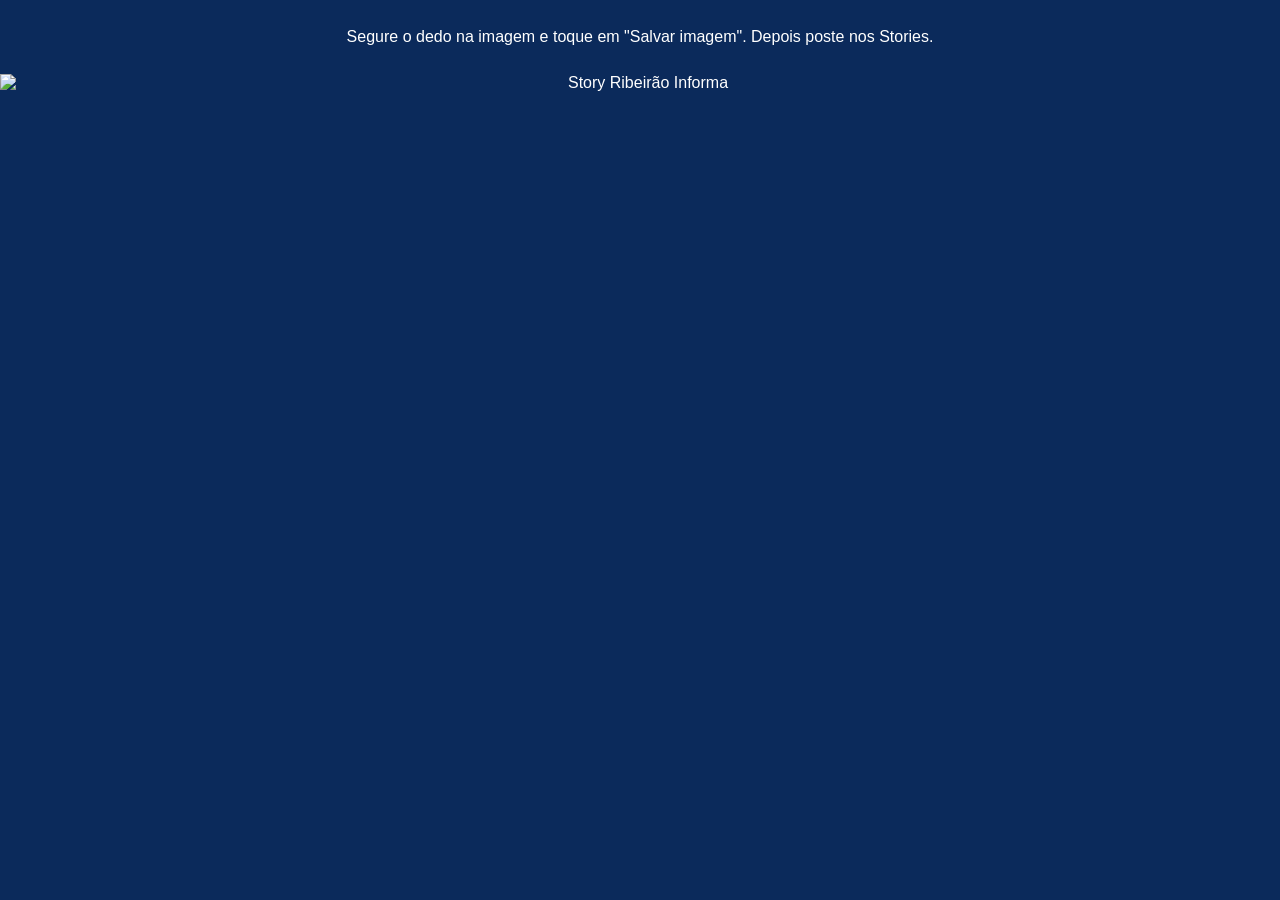
<file: midia/apresentacao/story.html>
<!doctype html><html lang="pt-br"><head><meta charset="utf-8"><meta name="viewport" content="width=device-width,initial-scale=1"><title>Story Ribeirão Informa</title>
<style>body{margin:0;background:#0B2A5B;color:#fff;font-family:sans-serif;text-align:center}img{max-width:100%;height:auto;display:block;margin:0 auto}p{padding:12px}</style></head><body>
<p>Segure o dedo na imagem e toque em "Salvar imagem". Depois poste nos Stories.</p>
<img id="out" alt="Story Ribeirão Informa">
<script>
(async()=>{const L=await createImageBitmap(await (await fetch('https://cdn.creativeclaw.co/u/c6e73e30/images/428bec61-c6b0-4db6-aea5-ef5ef96f2395.png')).blob());
const B=await createImageBitmap(await (await fetch('s1.jpg')).blob());
const c=document.createElement('canvas');c.width=1080;c.height=1920;const g=c.getContext('2d');g.drawImage(B,0,0);const s=540,p=22;g.drawImage(L,270+p,330+p,s-2*p,s-2*p);
document.getElementById('out').src=c.toDataURL('image/jpeg',0.92);})();
</script></body></html>
</file>
<file: assets/style.css>
:root {
  --azul: #0b2a5b;
  --azul-escuro: #071a3a;
  --azul-claro: #1b4a8f;
  --ouro: #f5b700;
  --tinta: #14203a;
  --cinza: #5b6578;
  --linha: #e3e7ee;
  --fundo: #f5f7fb;
  --branco: #fff;
}
* {
  margin: 0;
  padding: 0;
  box-sizing: border-box;
}
html {
  scroll-behavior: smooth;
}
body {
  font-family: Inter, system-ui, sans-serif;
  background: var(--fundo);
  color: var(--tinta);
  line-height: 1.6;
  -webkit-font-smoothing: antialiased;
}
a {
  color: inherit;
}
img {
  max-width: 100%;
  height: auto;
  display: block;
}
.wrap {
  max-width: 1120px;
  margin: 0 auto;
  padding: 0 20px;
}

/* topo */
.topo {
  background: linear-gradient(160deg, var(--azul) 0%, var(--azul-escuro) 100%);
  color: #fff;
  position: relative;
}
.topo::after {
  content: "";
  display: block;
  height: 6px;
  background: var(--ouro);
}
.topo .wrap {
  display: flex;
  align-items: center;
  justify-content: space-between;
  gap: 16px;
  padding-top: 18px;
  padding-bottom: 18px;
}
.marca {
  display: flex;
  align-items: center;
  gap: 14px;
  text-decoration: none;
}
.selo {
  width: 54px;
  height: 54px;
  border-radius: 12px;
  background: #fff;
  object-fit: cover;
  flex: none;
}
.nome {
  font-family: Archivo, sans-serif;
  font-weight: 900;
  font-size: 26px;
  letter-spacing: 0.5px;
  line-height: 1;
}
.nome span {
  color: var(--ouro);
}
.nome small {
  display: block;
  font-family: Inter, sans-serif;
  font-weight: 600;
  font-size: 11px;
  letter-spacing: 3px;
  color: #9fb6d6;
  margin-top: 6px;
}
.redes {
  display: flex;
  gap: 8px;
  flex-wrap: wrap;
  justify-content: flex-end;
}
.redes a {
  display: inline-flex;
  align-items: center;
  justify-content: center;
  width: 38px;
  height: 38px;
  border-radius: 50%;
  background: rgba(255, 255, 255, 0.1);
  transition: background 0.15s;
}
.redes a:hover {
  background: var(--ouro);
  color: var(--azul);
}
.redes svg {
  width: 18px;
  height: 18px;
  fill: currentColor;
}
.hoje {
  background: var(--azul-escuro);
  color: #9fb6d6;
  font-size: 13px;
  font-weight: 600;
}
.hoje .wrap {
  padding-top: 8px;
  padding-bottom: 8px;
  display: flex;
  justify-content: space-between;
  gap: 12px;
  flex-wrap: wrap;
}
.hoje b {
  color: #fff;
}

/* chips */
.filtros {
  display: flex;
  gap: 8px;
  overflow-x: auto;
  padding: 22px 0 6px;
  scrollbar-width: none;
}
.filtros::-webkit-scrollbar {
  display: none;
}
.chip {
  flex: none;
  border: 1px solid var(--linha);
  background: #fff;
  color: var(--tinta);
  font:
    600 13px Inter,
    sans-serif;
  letter-spacing: 0.5px;
  padding: 8px 14px;
  border-radius: 999px;
  cursor: pointer;
}
.chip[aria-pressed="true"] {
  background: var(--azul);
  border-color: var(--azul);
  color: #fff;
}

.tag {
  display: inline-block;
  background: var(--ouro);
  color: var(--azul);
  font:
    900 12px Archivo,
    sans-serif;
  letter-spacing: 1.5px;
  padding: 4px 10px;
}
.meta {
  font-size: 13px;
  color: var(--cinza);
  font-weight: 600;
}
.meta .fonte {
  color: var(--azul);
}

/* destaque */
.destaque {
  display: grid;
  grid-template-columns: minmax(0, 5fr) minmax(0, 6fr);
  gap: 32px;
  align-items: center;
  background: #fff;
  border: 1px solid var(--linha);
  padding: 24px;
  margin: 16px 0 28px;
  text-decoration: none;
}
.destaque img {
  aspect-ratio: 4/5;
  object-fit: cover;
  width: 100%;
  border-radius: 6px;
}
.destaque h1 {
  font-family: Archivo, sans-serif;
  font-weight: 900;
  font-size: clamp(28px, 4vw, 44px);
  line-height: 1.08;
  letter-spacing: -0.5px;
  margin: 14px 0;
}
.destaque p {
  color: #3a4660;
  font-size: 17px;
  margin-bottom: 14px;
}
.destaque:hover h1 {
  color: var(--azul-claro);
}

h2.secao {
  font-family: Archivo, sans-serif;
  font-weight: 900;
  font-size: 20px;
  letter-spacing: 0.5px;
  text-transform: uppercase;
  margin: 8px 0 16px;
  display: flex;
  align-items: center;
  gap: 10px;
}
h2.secao::before {
  content: "";
  width: 28px;
  height: 5px;
  background: var(--ouro);
}

.grade {
  display: grid;
  grid-template-columns: repeat(auto-fill, minmax(250px, 1fr));
  gap: 20px;
  margin-bottom: 40px;
}
.card {
  background: #fff;
  border: 1px solid var(--linha);
  text-decoration: none;
  display: flex;
  flex-direction: column;
  transition:
    transform 0.15s,
    box-shadow 0.15s;
}
.card:hover {
  transform: translateY(-2px);
  box-shadow: 0 10px 24px rgba(11, 42, 91, 0.12);
}
.card img {
  aspect-ratio: 4/5;
  object-fit: cover;
  width: 100%;
}
.card .corpo {
  padding: 16px 16px 18px;
  display: flex;
  flex-direction: column;
  gap: 10px;
  flex: 1;
}
.card h3 {
  font-family: Archivo, sans-serif;
  font-weight: 800;
  font-size: 19px;
  line-height: 1.2;
}
.card .meta {
  margin-top: auto;
}
.vazio {
  padding: 40px;
  text-align: center;
  color: var(--cinza);
}

/* siga */
.siga {
  background: var(--azul);
  color: #fff;
  padding: 32px 24px;
  margin: 0 0 40px;
  display: flex;
  align-items: center;
  justify-content: space-between;
  gap: 20px;
  flex-wrap: wrap;
}
.siga h2 {
  font-family: Archivo, sans-serif;
  font-weight: 900;
  font-size: 24px;
  line-height: 1.15;
}
.siga h2 span {
  color: var(--ouro);
}
.siga p {
  color: #c9d6ea;
  font-size: 15px;
}
.btn {
  display: inline-flex;
  align-items: center;
  gap: 8px;
  background: var(--ouro);
  color: var(--azul);
  font:
    800 15px Inter,
    sans-serif;
  padding: 12px 20px;
  border-radius: 999px;
  text-decoration: none;
  border: 0;
  cursor: pointer;
}
.btn.whats {
  background: #25d366;
  color: #063b1d;
}
.btn.claro {
  background: #eef2f8;
  color: var(--azul);
}

/* matéria */
.materia {
  max-width: 760px;
  margin: 28px auto 40px;
  background: #fff;
  border: 1px solid var(--linha);
  padding: clamp(20px, 4vw, 44px);
}
.voltar {
  display: inline-block;
  margin-top: 22px;
  font-weight: 700;
  font-size: 14px;
  color: var(--azul);
  text-decoration: none;
}
.materia h1 {
  font-family: Archivo, sans-serif;
  font-weight: 900;
  font-size: clamp(28px, 5vw, 42px);
  line-height: 1.1;
  letter-spacing: -0.5px;
  margin: 14px 0 10px;
}
.materia .linha-fina {
  font-size: 19px;
  color: #3a4660;
  margin-bottom: 16px;
}
.materia img {
  width: 100%;
  max-width: 460px;
  margin: 24px auto;
  border-radius: 6px;
}
.materia .texto p {
  font-size: 18px;
  margin-bottom: 18px;
  white-space: pre-line;
}
.caixa-fonte {
  border-left: 5px solid var(--ouro);
  background: #fbf8ec;
  padding: 14px 18px;
  margin: 26px 0;
  font-size: 15px;
}
.compartilhar {
  display: flex;
  gap: 10px;
  flex-wrap: wrap;
  margin-top: 10px;
}

/* sobre */
.pagina {
  max-width: 760px;
  margin: 28px auto 40px;
  background: #fff;
  border: 1px solid var(--linha);
  padding: clamp(20px, 4vw, 44px);
}
.pagina h1 {
  font-family: Archivo, sans-serif;
  font-weight: 900;
  font-size: 36px;
  line-height: 1.1;
  margin-bottom: 16px;
}
.pagina h2 {
  font-family: Archivo, sans-serif;
  font-weight: 800;
  font-size: 21px;
  margin: 26px 0 8px;
}
.pagina p,
.pagina li {
  font-size: 17px;
  margin-bottom: 10px;
}
.pagina ul {
  padding-left: 22px;
}

/* rodapé */
.rodape {
  background: var(--azul-escuro);
  color: #9fb6d6;
  font-size: 14px;
  padding: 30px 0;
}
.rodape .wrap {
  display: flex;
  justify-content: space-between;
  gap: 20px;
  flex-wrap: wrap;
  align-items: center;
}
.rodape a {
  color: #fff;
}

@media (max-width: 760px) {
  .destaque {
    grid-template-columns: 1fr;
    gap: 18px;
    padding: 16px;
  }
  .destaque img {
    max-width: 420px;
    margin: 0 auto;
  }
  .nome {
    font-size: 20px;
  }
  .nome small {
    letter-spacing: 2px;
    font-size: 10px;
  }
  .selo {
    width: 44px;
    height: 44px;
  }
  .topo .wrap {
    flex-wrap: wrap;
  }
  .redes a {
    width: 34px;
    height: 34px;
  }
}

/* ===== v2: seções, capa com lateral, agenda ===== */
.secoes{background:#fff;border-bottom:1px solid var(--linha);position:sticky;top:0;z-index:5}
.secoes .wrap{display:flex;gap:4px;overflow-x:auto;scrollbar-width:none}
.secoes .wrap::-webkit-scrollbar{display:none}
.secoes a{flex:none;padding:13px 12px;font:800 14px Archivo,sans-serif;letter-spacing:.3px;text-transform:uppercase;text-decoration:none;color:var(--tinta);border-bottom:3px solid transparent}
.secoes a:hover{color:var(--azul-claro)}
.secoes a[aria-current=page]{border-bottom-color:var(--ouro);color:var(--azul)}
.hoje a{color:#fff}

.capa{display:grid;grid-template-columns:minmax(0,1fr) 320px;gap:28px;margin:24px 0 32px;align-items:start}
.capa .destaque{margin:0 0 28px}
.lateral{display:flex;flex-direction:column;gap:18px;position:sticky;top:64px}
.box{background:#fff;border:1px solid var(--linha);padding:18px}
.box-t{font:900 15px Archivo,sans-serif;text-transform:uppercase;letter-spacing:.5px;margin-bottom:12px;padding-bottom:10px;border-bottom:3px solid var(--ouro)}
.mini{font-size:14px;color:var(--cinza)}
.credito{font-size:11px;color:#98a1b3;margin-top:6px}
.mais{display:inline-block;margin-top:10px;font-weight:800;font-size:14px;color:var(--azul);text-decoration:none}
.agora{display:flex;align-items:center;gap:10px;margin-bottom:6px}
.agora .ic{font-size:34px}
.agora b{font:900 40px Archivo,sans-serif;color:var(--azul)}
.agora span:last-child{font-weight:600;color:#3a4660}
.fones{list-style:none;display:grid;gap:6px}
.fones a{display:flex;gap:10px;align-items:center;text-decoration:none;font-size:15px}
.fones b{display:inline-block;min-width:46px;text-align:center;background:var(--azul);color:#fff;font:900 15px Archivo,sans-serif;padding:3px 0;border-radius:4px}

.evento{display:flex;gap:12px;padding:10px 0;border-bottom:1px solid var(--linha);text-decoration:none}
.evento:last-of-type{border-bottom:0}
.evento .dia{flex:none;align-self:flex-start;width:52px;text-align:center;background:var(--azul);color:#fff;padding:6px 0;border-radius:6px;line-height:1.1}
.evento .dia b{display:block;font:900 22px Archivo,sans-serif}
.evento .dia span{font-size:12px;font-weight:700;text-transform:uppercase;color:var(--ouro)}
.evento h4{font:800 15px Archivo,sans-serif;line-height:1.25}
.evento p{font-size:13px;color:var(--cinza);margin-top:3px}
.evento:hover h4{color:var(--azul-claro)}
.agenda-full{margin:0 0 32px}
.agenda-full .evento .dia{width:64px}
.agenda-full .evento h4{font-size:18px}

.lista{display:grid;grid-template-columns:repeat(2,minmax(0,1fr));gap:14px;margin-bottom:8px}
.item{background:#fff;border:1px solid var(--linha);padding:16px;text-decoration:none;display:flex;flex-direction:column;gap:8px}
.item h3{font:800 18px/1.25 Archivo,sans-serif}
.item:hover h3{color:var(--azul-claro)}
.item .tag{align-self:flex-start}

.bloco{margin-bottom:12px}
.bloco-t{display:flex;align-items:center;justify-content:space-between;gap:12px}
.bloco-t .mais{margin:0 0 16px}
.grade{grid-template-columns:repeat(auto-fill,minmax(230px,1fr))}

.cab-secao{margin:26px 0 20px;padding:24px;background:var(--azul);color:#fff;border-bottom:5px solid var(--ouro)}
.cab-secao h1{font:900 clamp(28px,5vw,40px) Archivo,sans-serif;line-height:1.1}
.cab-secao p{color:#c9d6ea;margin-top:6px}

.sem-img{aspect-ratio:4/5;background:linear-gradient(160deg,var(--azul),var(--azul-escuro));color:#fff;padding:22px;display:flex;flex-direction:column;justify-content:center;gap:12px}
.sem-img .tag{align-self:flex-start}
.sem-img b{font:900 24px/1.12 Archivo,sans-serif}
.destaque .sem-img b{font-size:32px}
.caixa-evento{border-left:5px solid var(--azul);background:#eef2f8;padding:14px 18px;margin:22px 0 0;font-size:16px;line-height:1.7}

.rodape .mapa{display:flex;flex-wrap:wrap;gap:6px 16px}
.rodape .mapa a{color:#c9d6ea;text-decoration:none;font-weight:600}

@media (max-width:900px){
  .capa{grid-template-columns:1fr}
  .lateral{position:static}
}
@media (max-width:560px){
  .lista{grid-template-columns:1fr}
  .secoes a{padding:12px 9px;font-size:13px}
}

/* ===== v3: celular mais fácil ===== */
@media (max-width:640px){
  .secoes{position:static}
  .secoes .wrap{display:grid;grid-template-columns:repeat(3,1fr);gap:0;padding:0}
  .secoes a{text-align:center;padding:12px 4px;font-size:13px;border-bottom:1px solid var(--linha);border-right:1px solid var(--linha)}
  .secoes a:nth-child(3n){border-right:0}
  .secoes a[aria-current=page]{background:var(--azul);color:#fff;border-bottom-color:var(--azul)}
  .hoje .wrap{flex-direction:column;gap:2px}
  .hoje a{display:inline-block;padding:6px 0}
  .destaque img,.destaque .sem-img{max-width:280px;margin:0 auto}
  .materia img{max-width:300px}
  .fones a{padding:6px 0;font-size:16px}
  .evento{padding:12px 0}
  .mais{padding:8px 0}
  .voltar{padding:8px 0}
  .rodape .mapa a{padding:6px 0}
  .card h3,.item h3{font-size:18px}
  .materia .texto p{font-size:17px}
}

/* ===== v4: cores por seção, fotos, capa variada ===== */
.tag{background:var(--cor,var(--ouro));color:#fff}
.secoes a:hover{color:var(--cor)}
.secoes a[aria-current=page]{border-bottom-color:var(--cor);color:var(--cor)}
.cab-secao{background:var(--cor,var(--azul))}
.thumb{aspect-ratio:16/9;overflow:hidden;background:#dfe5ee}
.thumb img{width:100%;height:100%;object-fit:cover}
.bloco-cor{display:flex;align-items:flex-end;padding:14px 16px;background:radial-gradient(circle at 85% 15%,rgba(255,255,255,.18) 0,transparent 55%),linear-gradient(150deg,var(--cor) 0%,color-mix(in srgb,var(--cor) 70%,#000) 100%);position:relative}
.bloco-cor::before{content:"";position:absolute;top:14px;left:16px;width:34px;height:5px;background:var(--ouro)}
.bloco-cor span{font:900 26px Archivo,sans-serif;color:rgba(255,255,255,.92);letter-spacing:.3px;text-transform:uppercase}
.card .corpo{border-top:4px solid var(--cor,transparent)}
.card .tag{align-self:flex-start}
.sem-img{background:linear-gradient(160deg,var(--cor,var(--azul)),color-mix(in srgb,var(--cor,#0b2a5b) 65%,#000))}

.destaque{border-top:5px solid var(--cor,var(--azul))}
.destaque.foto{display:block;position:relative;padding:0;border:0;overflow:hidden;background:#000}
.destaque.foto img{width:100%;aspect-ratio:16/9;object-fit:cover;opacity:.92;border-radius:0}
.destaque.foto .sobre{position:absolute;left:0;right:0;bottom:0;padding:80px 28px 24px;background:linear-gradient(transparent,rgba(0,0,0,.85));color:#fff}
.destaque.foto h1{color:#fff;margin:10px 0 8px}
.destaque.foto p{color:#e6ebf3;display:-webkit-box;-webkit-line-clamp:2;-webkit-box-orient:vertical;overflow:hidden}
.destaque.foto .meta,.destaque.foto .fonte{color:#cfd8e6}

.dupla{display:grid;grid-template-columns:1fr 1fr;gap:18px;margin-bottom:28px}
.lista-v{display:flex;flex-direction:column;gap:12px;margin-bottom:8px}
.item{flex-direction:row;align-items:flex-start;gap:14px;padding:12px;border-left:4px solid var(--cor)}
.item .thumb{flex:none;width:132px;border-radius:4px}
.item .bloco-cor{padding:8px 10px}
.item .bloco-cor::before{top:8px;left:10px;width:22px;height:4px}
.item .bloco-cor span{font-size:13px}
.item>div:last-child{display:flex;flex-direction:column;gap:6px;min-width:0}
.item h3{font-size:17px}

.bloco{margin:8px 0 34px}
.bloco-t{display:flex;align-items:center;justify-content:space-between;background:var(--cor);color:#fff;padding:10px 16px;margin-bottom:16px;border-bottom:4px solid var(--ouro)}
.bloco-t h2{font:900 20px Archivo,sans-serif;text-transform:uppercase;letter-spacing:.5px}
.bloco-t a{color:#fff;font-weight:800;font-size:14px;text-decoration:none}
.bloco-c{display:grid;grid-template-columns:minmax(0,1fr) minmax(0,1fr);gap:18px;align-items:start}

.evento .dia{background:var(--cor,var(--azul))}
.foto-mat{margin:22px 0}
.foto-mat img{width:100%;aspect-ratio:16/9;object-fit:cover;border-radius:6px}
.foto-mat figcaption{font-size:12px;color:var(--cinza);margin-top:6px}
.materia .card-mat{width:100%;max-width:460px;margin:24px auto;border-radius:6px}
.materia{border-top:5px solid var(--cor,var(--azul))}

@media (max-width:760px){
  .dupla,.bloco-c{grid-template-columns:1fr}
  .destaque.foto .sobre{position:static;background:#0b0f18;padding:18px}
  .destaque.foto h1{font-size:26px}
}
@media (max-width:640px){
  .secoes a[aria-current=page]{background:var(--cor);color:#fff;border-bottom-color:var(--cor)}
  .item .thumb{width:96px}
  .item h3{font-size:16px}
  .materia .card-mat{max-width:300px}
}
.materia .foto-mat img{max-width:none;margin:0}
.destaque.foto img{max-width:none;margin:0}
.item .bloco-cor span{font-size:12px;white-space:nowrap}
.thumb.de-card img{object-position:center 42%}
.thumb{background:var(--cor,#dfe5ee)}
.destaque.foto{min-height:200px}
.destaque.foto.falhou{min-height:0;background:linear-gradient(160deg,var(--cor,#0b2a5b),#071a3a)}
.destaque.foto.falhou .sobre{position:static;background:none;padding:28px}

/* ===== app: aviso de instalar ===== */
#instalar{position:fixed;left:12px;right:12px;bottom:12px;z-index:50;max-width:520px;margin:0 auto;display:flex;gap:12px;align-items:flex-start;background:#fff;color:var(--tinta);border-top:4px solid var(--ouro);border-radius:12px;padding:14px 40px 14px 14px;box-shadow:0 12px 32px rgba(7,26,58,.28);animation:sobe .3s ease-out}
#instalar img{border-radius:10px;flex:none}
#instalar p{font-size:15px;line-height:1.45}
#instalar .btn{margin-top:10px;padding:10px 18px}
#instalar .fechar{position:absolute;top:6px;right:8px;width:34px;height:34px;border:0;background:none;font-size:26px;line-height:1;color:var(--cinza);cursor:pointer}
#instalar .ic-share{display:inline-block;border:1.5px solid currentColor;border-radius:4px;padding:0 4px;font-size:12px}
@keyframes sobe{from{transform:translateY(20px);opacity:0}to{transform:none;opacity:1}}
@media (display-mode: standalone){ .topo{padding-top:env(safe-area-inset-top)} }

/* ===== canal do WhatsApp ===== */
.zap-faixa{display:flex;align-items:center;gap:14px;background:#e7f8ee;border:1px solid #bfe8cf;border-left:5px solid #25D366;padding:14px 16px;margin:0 0 26px;text-decoration:none;color:#0b3b22;border-radius:6px}
.zap-faixa svg{width:34px;height:34px;flex:none;fill:#25D366}
.zap-faixa span{display:flex;flex-direction:column;gap:2px;flex:1;min-width:0}
.zap-faixa b{font:800 17px/1.25 Archivo,sans-serif}
.zap-faixa small{font-size:14px;color:#2d5a41}
.zap-faixa em{font-style:normal;background:#25D366;color:#063b1d;font-weight:800;padding:9px 16px;border-radius:999px;flex:none}
.zap-faixa:hover{background:#dbf4e5}
.materia .zap-faixa{margin:22px 0 0}
.btn.zap svg{width:18px;height:18px;fill:currentColor}
.siga-btns{display:flex;gap:10px;flex-wrap:wrap}
.redes a[aria-label=whatsapp]{background:#25D366;color:#fff}
@media (max-width:560px){
  .zap-faixa{flex-wrap:wrap}
  .zap-faixa em{width:100%;text-align:center}
}

/* ===== instalar o app: botão, faixa e passo a passo ===== */
.topo-dir{display:flex;align-items:center;gap:10px}
.btn-instalar{border:0;cursor:pointer;background:var(--ouro);color:var(--azul);font:800 14px Inter,sans-serif;padding:9px 14px;border-radius:999px;white-space:nowrap}
.btn-instalar[hidden]{display:none}
.instalar-faixa{display:flex;align-items:center;gap:12px;width:100%;text-align:left;cursor:pointer;background:#fff8e0;border:1px solid #f3dc8a;border-left:5px solid var(--ouro);padding:12px 14px;margin:-12px 0 26px;border-radius:6px;font:inherit;color:var(--tinta)}
.instalar-faixa img{border-radius:9px;flex:none}
.instalar-faixa span{display:flex;flex-direction:column;flex:1;min-width:0}
.instalar-faixa b{font:800 16px/1.25 Archivo,sans-serif}
.instalar-faixa small{font-size:13px;color:#5b5030}
.instalar-faixa em{font-style:normal;background:var(--azul);color:#fff;font-weight:800;padding:9px 14px;border-radius:999px;flex:none}
#instalar .txt p{margin-bottom:2px}
#guia{position:fixed;inset:0;z-index:100;background:rgba(7,26,58,.72);display:flex;align-items:flex-end;justify-content:center;padding:12px}
.guia-caixa{position:relative;background:#fff;width:100%;max-width:460px;max-height:92vh;overflow:auto;border-radius:16px;padding:24px 20px 20px;border-top:6px solid var(--ouro);animation:sobe .25s ease-out}
.guia-caixa .fechar{position:absolute;top:8px;right:10px;width:40px;height:40px;border:0;background:none;font-size:30px;color:var(--cinza);cursor:pointer}
.guia-icone{border-radius:14px;margin-bottom:10px}
.guia-caixa h2{font:900 24px/1.15 Archivo,sans-serif;color:var(--azul);margin-bottom:8px}
.guia-caixa .sub{font-size:16px;color:#3a4660;margin:8px 0 12px}
.passos{list-style:none;display:flex;flex-direction:column;gap:14px;margin:14px 0 18px}
.passos li{display:flex;gap:12px;align-items:flex-start;font-size:18px;line-height:1.4}
.passos .num{flex:none;width:32px;height:32px;border-radius:50%;background:var(--azul);color:#fff;font:900 17px/32px Archivo,sans-serif;text-align:center}
.passos small{display:block;font-size:14px;color:var(--cinza);margin-top:4px;line-height:1.4}
.passos .ic{display:inline-block;width:26px;height:26px;vertical-align:middle;color:#0a84ff;background:#eef5ff;border-radius:6px;padding:2px;margin:0 2px}
.guia-caixa .btn{width:100%;justify-content:center;margin-top:6px}
.seta-baixo,.seta-cima{display:flex;flex-direction:column;align-items:center;color:var(--ouro);font-size:40px;line-height:1;animation:pulo 1s ease-in-out infinite}
.seta-baixo span,.seta-cima span{font:800 14px Inter,sans-serif;color:var(--azul)}
@keyframes pulo{50%{transform:translateY(6px)}}
@media (max-width:640px){
  .btn-instalar{padding:8px 12px;font-size:13px}
  .topo .wrap{flex-wrap:wrap}
}
/* desenho do menu Compartilhar do iPhone no passo a passo */
.menu-ios{margin:10px 0 8px;background:#1c1c1e;border-radius:14px;padding:10px;color:#fff;font:500 13px -apple-system,system-ui,sans-serif}
.mi-redondos{display:grid;grid-template-columns:repeat(4,1fr);gap:4px;text-align:center;font-size:10px;color:#ccc;margin-bottom:8px}
.mi-redondos span::before{content:"";display:block;width:30px;height:30px;margin:0 auto 3px;border-radius:50%;background:#3a3a3c}
.mi-bloco{background:#3a3a3c;border-radius:10px;overflow:hidden}
.mi-bloco div{padding:8px 10px;border-top:1px solid #4a4a4c;opacity:.6}
.mi-bloco div:first-child{border-top:0}
.mi-bloco .mi-certo{opacity:1;background:#F5B700;color:#0B2A5B;font-weight:800;display:flex;align-items:center;gap:6px}
.mi-certo .ic{width:20px;height:20px}
.mi-certo b{margin-left:auto;font-size:12px}
/* avisos (notificações) */
.avisos-faixa{display:flex;align-items:center;gap:12px;width:100%;text-align:left;cursor:pointer;background:#eef4ff;border:1px solid #c9d8f5;border-left:5px solid var(--azul);padding:12px 14px;margin:-12px 0 26px;border-radius:6px;font:inherit;color:var(--tinta)}
.avisos-faixa .sino,#avisos-convite .sino{font-size:30px;flex:none}
.avisos-faixa span{display:flex;flex-direction:column;flex:1;min-width:0}
.avisos-faixa small{color:#555;font-size:13px;margin-top:2px}
.avisos-faixa em{font-style:normal;font-weight:800;background:var(--azul);color:#fff;padding:8px 12px;border-radius:999px;font-size:14px;flex:none}
#avisos-convite{position:fixed;left:10px;right:10px;bottom:10px;z-index:60;display:flex;align-items:center;gap:10px;background:#fff;border-radius:14px;padding:12px;box-shadow:0 8px 30px rgba(0,0,0,.25);border-top:4px solid var(--azul)}
#avisos-convite .txt{flex:1}
#avisos-convite p{margin:0 0 6px;font-size:14px}
#avisos-convite .fechar{background:none;border:0;font-size:24px;cursor:pointer;color:#666;align-self:flex-start}
#aviso-curto{position:fixed;left:50%;bottom:20px;transform:translateX(-50%);z-index:100;background:#0B2A5B;color:#fff;padding:12px 18px;border-radius:12px;font-weight:600;max-width:90vw;text-align:center;box-shadow:0 6px 20px rgba(0,0,0,.3)}
/* convite grande para ativar avisos (dentro do app) e sino no topo */
#avisos-convite{position:fixed;inset:0;left:0;right:0;bottom:0;z-index:100;background:rgba(7,26,58,.78);display:flex;align-items:center;justify-content:center;padding:16px;border:0;border-radius:0;box-shadow:none}
#avisos-convite .guia-caixa{text-align:center}
#avisos-convite h2{margin:6px 0 8px}
.sino-grande{font-size:64px;line-height:1;animation:balanca 1.2s ease-in-out infinite}
@keyframes balanca{0%,100%{transform:rotate(0)}25%{transform:rotate(14deg)}75%{transform:rotate(-14deg)}}
.btn-grande{display:block;width:100%;font-size:20px !important;padding:16px !important;margin:12px 0 4px}
.btn-avisos{border:0;cursor:pointer;background:#fff;color:var(--azul);font:800 14px Inter,sans-serif;padding:9px 14px;border-radius:999px;white-space:nowrap;margin-right:6px;box-shadow:0 0 0 2px var(--ouro)}
@media (max-width:640px){.btn-avisos{padding:8px 10px;font-size:13px}.btn-avisos span{display:none}.btn-avisos{font-size:18px}}
#avisos-resultado{position:fixed;inset:0;z-index:110;background:rgba(7,26,58,.78);display:flex;align-items:center;justify-content:center;padding:16px}
#avisos-resultado .guia-caixa{text-align:center}
#avisos-resultado .diag{font-size:12px;color:#777;margin:10px 0}
.versao{font-size:11px;opacity:.5;margin:10px 0 0;text-align:center}
.ja-instalou{background:#fff8e0;border:1px solid #f3dc8a;border-radius:10px;padding:12px;margin:10px 0;font-size:15px;line-height:1.5;text-align:left}
.ja-instalou img{vertical-align:middle;border-radius:6px}
.topo{padding-top:env(safe-area-inset-top,0)}
</file>
<file: assets/v2.css>
/* Ribeirão Informa: visual novo (prévia). Só é carregado na previa.html. */
body.v2 {
  --azul: #0b2a5b;
  --azul2: #07193a;
  --ouro: #f5b700;
  --tinta: #10182b;
  --cinza: #5b6475;
  --papel: #f3f5f9;
  --raio: 16px;
  background: var(--papel);
  color: var(--tinta);
  font-family: Inter, system-ui, sans-serif;
  margin: 0;
}
body.v2 main.wrap {
  max-width: none;
  padding: 0;
  margin: 0;
}
.v2-wrap {
  max-width: 1240px;
  margin: 0 auto;
  padding: 0 20px;
}
body.v2 a {
  color: inherit;
  text-decoration: none;
}
body.v2 h1,
body.v2 h2,
body.v2 h3,
body.v2 h4 {
  font-family: Archivo, Inter, sans-serif;
  margin: 0;
}

/* ---------- topo ---------- */
.v2-barra {
  background: var(--azul2);
  color: #c9d3e6;
  font-size: 13px;
}
.v2-barra .v2-wrap {
  display: flex;
  gap: 18px;
  align-items: center;
  height: 34px;
}
.v2-hoje {
  text-transform: capitalize;
}
.v2-selo-conf {
  margin-left: auto;
  color: var(--ouro);
  font-weight: 600;
}
.v2-topo {
  background:
    radial-gradient(1200px 300px at 20% -50%, #1c4a94 0, transparent 60%),
    linear-gradient(180deg, var(--azul), #0a2350);
  color: #fff;
}
.v2-topo .v2-wrap {
  display: flex;
  align-items: center;
  gap: 20px;
  min-height: 96px;
}
.v2-marca {
  display: flex;
  align-items: center;
  gap: 14px;
}
.v2-logo3d {
  width: 64px;
  height: 64px;
  border-radius: 18px;
  display: grid;
  place-items: center;
  background: linear-gradient(145deg, #fff, #dfe6f2);
  box-shadow:
    0 1px 0 #fff inset,
    0 -3px 0 rgba(0, 0, 0, 0.12) inset,
    0 10px 24px rgba(0, 0, 0, 0.35),
    0 0 0 2px var(--ouro);
  transform: perspective(400px) rotateX(8deg) rotateY(-10deg);
  transition: transform 0.5s;
}
.v2-marca:hover .v2-logo3d {
  transform: perspective(400px) rotateX(0) rotateY(10deg);
}
.v2-logo3d img {
  width: 46px;
  height: 46px;
}
.v2-nome {
  display: flex;
  flex-direction: column;
  line-height: 1;
  font-family: Archivo, sans-serif;
  font-size: 30px;
  letter-spacing: 0.5px;
}
.v2-nome b {
  font-weight: 900;
}
.v2-nome i {
  font-style: normal;
  font-weight: 800;
  color: var(--ouro);
}
.v2-nome {
  display: block;
}
.v2-nome small {
  display: block;
  font-family: Inter, sans-serif;
  font-size: 13px;
  color: #b8c4da;
  margin-top: 6px;
  letter-spacing: 2px;
  text-transform: uppercase;
}
.v2-acoes {
  margin-left: auto;
  display: flex;
  align-items: center;
  gap: 10px;
}
.v2-btn {
  display: inline-flex;
  align-items: center;
  gap: 6px;
  border: 0;
  cursor: pointer;
  font:
    700 14px Inter,
    sans-serif;
  padding: 10px 16px;
  border-radius: 999px;
  background: rgba(255, 255, 255, 0.12);
  color: #fff;
  box-shadow: 0 0 0 1px rgba(255, 255, 255, 0.25) inset;
}
.v2-btn.ouro {
  background: linear-gradient(180deg, #ffd34d, var(--ouro));
  color: var(--azul2);
  box-shadow: 0 6px 16px rgba(245, 183, 0, 0.35);
}
.v2-btn.zap {
  background: #1fa855;
  color: #fff;
}
.v2-btn[hidden] {
  display: none;
}
.v2-redes {
  display: flex;
  gap: 8px;
}
.v2-redes a {
  opacity: 0.85;
}
.v2-redes svg,
.v2-redes img {
  width: 20px;
  height: 20px;
  fill: currentColor;
}

.v2-nav {
  position: sticky;
  top: 0;
  z-index: 50;
  background: rgba(7, 25, 58, 0.82);
  backdrop-filter: blur(14px) saturate(1.4);
  -webkit-backdrop-filter: blur(14px) saturate(1.4);
  border-bottom: 1px solid rgba(255, 255, 255, 0.08);
}
.v2-nav .v2-wrap {
  display: flex;
  gap: 4px;
  overflow-x: auto;
  scrollbar-width: none;
}
.v2-nav .v2-wrap::-webkit-scrollbar {
  display: none;
}
.v2-nav a {
  position: relative;
  white-space: nowrap;
  color: #dbe3f1;
  font:
    700 14px Inter,
    sans-serif;
  padding: 15px 12px;
}
.v2-nav a::after {
  content: "";
  position: absolute;
  left: 12px;
  right: 12px;
  bottom: 0;
  height: 3px;
  border-radius: 3px 3px 0 0;
  background: var(--cor);
  transform: scaleX(0);
  transition: transform 0.25s;
}
.v2-nav a:hover::after,
.v2-nav a[aria-current]::after {
  transform: scaleX(1);
}
.v2-nav a[aria-current] {
  color: #fff;
}

/* ---------- ticker ---------- */
.v2-ticker {
  display: flex;
  align-items: center;
  background: #fff;
  border-bottom: 1px solid #e3e7ef;
  height: 44px;
  overflow: hidden;
}
.v2-ao-vivo {
  flex: none;
  background: var(--ouro);
  color: var(--azul2);
  font:
    900 13px Archivo,
    sans-serif;
  letter-spacing: 1px;
  height: 100%;
  display: grid;
  place-items: center;
  padding: 0 16px;
  clip-path: polygon(0 0, 100% 0, 88% 100%, 0 100%);
  padding-right: 26px;
}
.v2-trilho {
  overflow: hidden;
  flex: 1;
  mask-image: linear-gradient(
    90deg,
    transparent,
    #000 4%,
    #000 96%,
    transparent
  );
}
.v2-rolo {
  display: flex;
  gap: 36px;
  width: max-content;
  animation: v2rolo 70s linear infinite;
}
.v2-ticker:hover .v2-rolo {
  animation-play-state: paused;
}
.v2-rolo a {
  font:
    600 14px Inter,
    sans-serif;
  white-space: nowrap;
}
@keyframes v2rolo {
  to {
    transform: translateX(-50%);
  }
}

/* ---------- blocos de conteúdo ---------- */
#conteudo > section,
#conteudo > .v2-grade,
#conteudo > .v2-capa-ed {
  max-width: 1240px;
  margin-left: auto;
  margin-right: auto;
  padding-left: 20px;
  padding-right: 20px;
  box-sizing: border-box;
}
.v2-img {
  position: absolute;
  inset: 0;
  background: linear-gradient(135deg, var(--cor, var(--azul)), #000);
  overflow: hidden;
}
.v2-img img {
  width: 100%;
  height: 100%;
  object-fit: cover;
  display: block;
  transition: transform 0.8s cubic-bezier(0.2, 0.7, 0.2, 1);
}
.v2-tag {
  display: inline-block;
  background: var(--cor);
  color: #fff;
  font:
    800 11px Inter,
    sans-serif;
  letter-spacing: 1px;
  text-transform: uppercase;
  padding: 5px 9px;
  border-radius: 6px;
}
.v2-meta {
  display: block;
  font-size: 12.5px;
  color: var(--cinza);
  margin-top: 8px;
}

.tilt {
  transform-style: preserve-3d;
  transition:
    transform 0.35s cubic-bezier(0.2, 0.7, 0.2, 1),
    box-shadow 0.35s;
  will-change: transform;
}
.tilt::after {
  content: "";
  position: absolute;
  inset: 0;
  border-radius: inherit;
  pointer-events: none;
  opacity: 0;
  transition: opacity 0.3s;
  background: radial-gradient(
    500px circle at var(--brilho-x, 50%) var(--brilho-y, 50%),
    rgba(255, 255, 255, 0.22),
    transparent 45%
  );
}
.tilt:hover::after {
  opacity: 1;
}

.v2-sobre {
  position: relative;
  display: block;
  border-radius: var(--raio);
  overflow: hidden;
  min-height: 240px;
  color: #fff;
  box-shadow: 0 18px 40px -18px rgba(7, 25, 58, 0.55);
}
.v2-sobre:hover .v2-img img {
  transform: scale(1.06);
}
.v2-grad {
  position: absolute;
  inset: 0;
  background: linear-gradient(
    180deg,
    rgba(0, 0, 0, 0) 30%,
    rgba(4, 14, 34, 0.55) 58%,
    rgba(4, 14, 34, 0.95)
  );
}
.v2-sobre .v2-txt {
  position: absolute;
  left: 0;
  right: 0;
  bottom: 0;
  padding: 22px;
  transform: translateZ(30px);
}
.v2-sobre h3 {
  color: #fff;
  font-size: 21px;
  line-height: 1.18;
  margin: 10px 0 0;
  text-shadow: 0 2px 12px rgba(0, 0, 0, 0.5);
}
.v2-sobre .v2-meta {
  color: #cfd7e6;
}
.v2-sobre.gigante {
  min-height: 560px;
}
.v2-sobre.gigante h3 {
  font-size: clamp(28px, 3.4vw, 46px);
  font-weight: 900;
  line-height: 1.05;
  max-width: 820px;
}
.v2-sobre.gigante p {
  font-size: 17px;
  line-height: 1.45;
  color: #e6ebf4;
  max-width: 720px;
  margin: 12px 0 0;
}
.v2-sobre.gigante .v2-txt {
  padding: 34px;
}
.v2-sobre.gigante::before {
  content: "";
  position: absolute;
  left: 34px;
  top: 0;
  width: 70px;
  height: 5px;
  background: var(--ouro);
  z-index: 2;
  border-radius: 0 0 4px 4px;
}
.v2-sobre.largo {
  min-height: 380px;
}
.v2-sobre.largo h3 {
  font-size: 26px;
}

.v2-mosaico {
  display: grid;
  grid-template-columns: 2fr 1fr;
  gap: 18px;
  margin-top: 24px;
}
.v2-lado {
  display: grid;
  gap: 18px;
}
.v2-lado .v2-sobre {
  min-height: 271px;
}

.v2-cartao {
  position: relative;
  display: flex;
  flex-direction: column;
  background: #fff;
  border-radius: var(--raio);
  overflow: hidden;
  box-shadow:
    0 1px 0 #e3e7ef,
    0 14px 30px -20px rgba(7, 25, 58, 0.45);
}
.v2-cartao > .v2-img {
  position: relative;
  aspect-ratio: 16/10;
  inset: auto;
}
.v2-cartao:hover .v2-img img {
  transform: scale(1.07);
}
.v2-cartao .v2-corpo {
  padding: 14px 16px 18px;
  border-top: 3px solid var(--cor);
}
.v2-cartao h3 {
  color: var(--tinta);
  font-size: 17px;
  line-height: 1.25;
  margin-top: 10px;
}
.v2-faixa {
  display: grid;
  grid-template-columns: repeat(4, 1fr);
  gap: 18px;
  margin-top: 26px;
}

.v2-tit {
  font-size: 24px;
  font-weight: 900;
  color: var(--azul);
  display: flex;
  align-items: center;
  gap: 10px;
  margin-bottom: 14px;
}
.v2-tit::before {
  content: "";
  width: 6px;
  height: 26px;
  background: var(--ouro);
  border-radius: 3px;
}
.v2-duas {
  display: grid;
  grid-template-columns: 1.4fr 1fr;
  gap: 26px;
  margin-top: 40px;
  align-items: start;
}
.v2-lista {
  display: grid;
  gap: 12px;
}
.v2-linha {
  display: grid;
  grid-template-columns: 150px 1fr;
  gap: 14px;
  background: #fff;
  border-radius: 12px;
  padding: 10px;
  align-items: center;
  box-shadow: 0 1px 0 #e3e7ef;
  transition: transform 0.2s;
}
.v2-linha:hover {
  transform: translateX(4px);
}
.v2-linha > .v2-img {
  position: relative;
  inset: auto;
  aspect-ratio: 4/3;
  border-radius: 9px;
}
.v2-linha h4 {
  font-size: 16px;
  line-height: 1.25;
  margin-top: 7px;
}

/* convite do app com celular 3D */
.v2-convite {
  position: relative;
  overflow: hidden;
  border-radius: 22px;
  padding: 30px;
  color: #fff;
  background:
    radial-gradient(
      600px 300px at 100% 0,
      rgba(245, 183, 0, 0.28),
      transparent 60%
    ),
    linear-gradient(160deg, #123a7a, var(--azul2));
  box-shadow: 0 30px 60px -30px rgba(7, 25, 58, 0.8);
  display: grid;
  gap: 18px;
}
.v2-conv-3d {
  perspective: 900px;
  display: grid;
  place-items: center;
}
.v2-cel {
  width: 170px;
  height: 300px;
  border-radius: 30px;
  background: #0c0f16;
  padding: 10px;
  box-sizing: border-box;
  transform: rotateY(-22deg) rotateX(10deg) rotateZ(4deg);
  box-shadow:
    -18px 24px 40px rgba(0, 0, 0, 0.5),
    0 0 0 2px #2a3242 inset;
  animation: v2flutua 6s ease-in-out infinite;
}
.v2-cel-tela {
  height: 100%;
  border-radius: 22px;
  background: linear-gradient(180deg, #1d4f9e, #0b2a5b);
  display: flex;
  flex-direction: column;
  align-items: center;
  justify-content: center;
  gap: 10px;
  text-align: center;
  padding: 14px;
  box-sizing: border-box;
}
.v2-cel-tela img {
  width: 54px;
  height: 54px;
  background: #fff;
  border-radius: 14px;
  padding: 6px;
  box-sizing: border-box;
}
.v2-cel-tela b {
  font:
    900 15px Archivo,
    sans-serif;
}
.v2-cel-tela span {
  font-size: 12px;
  background: rgba(255, 255, 255, 0.95);
  color: var(--tinta);
  border-radius: 12px;
  padding: 8px;
  box-shadow: 0 6px 16px rgba(0, 0, 0, 0.3);
}
@keyframes v2flutua {
  50% {
    transform: rotateY(-14deg) rotateX(6deg) rotateZ(2deg) translateY(-8px);
  }
}
.v2-conv-txt h2 {
  font-size: 26px;
  line-height: 1.15;
  font-weight: 900;
}
.v2-conv-txt h2 em {
  font-style: normal;
  color: var(--ouro);
}
.v2-conv-txt p {
  color: #d6deec;
  line-height: 1.5;
}
.v2-conv-btns {
  display: flex;
  gap: 10px;
  flex-wrap: wrap;
}

/* serviço (vidro) */
.v2-servico {
  display: grid;
  grid-template-columns: repeat(3, 1fr);
  gap: 18px;
  margin-top: 40px;
  padding-top: 26px !important;
  padding-bottom: 26px !important;
  background: linear-gradient(120deg, #0b2a5b, #154a8f 60%, #0b2a5b);
  border-radius: 0;
  max-width: none !important;
}
@supports (display: grid) {
  .v2-servico {
    padding-left: max(20px, calc((100% - 1200px) / 2)) !important;
    padding-right: max(20px, calc((100% - 1200px) / 2)) !important;
  }
}
.v2-vidro {
  background: rgba(255, 255, 255, 0.1);
  backdrop-filter: blur(10px);
  -webkit-backdrop-filter: blur(10px);
  border: 1px solid rgba(255, 255, 255, 0.18);
  border-radius: var(--raio);
  padding: 18px;
  color: #fff;
}
.v2-vidro h2,
.v2-vidro h3,
.v2-vidro .box-t {
  font:
    800 17px Archivo,
    sans-serif;
  color: var(--ouro);
  margin: 0 0 10px;
}
.v2-vidro .mini,
.v2-vidro p {
  color: #d6deec;
}
.v2-vidro a {
  color: #fff;
}
.v2-vidro .mais {
  color: var(--ouro);
  font-weight: 700;
  display: inline-block;
  margin-top: 8px;
}
.v2-vidro .evento {
  display: flex;
  gap: 10px;
  align-items: center;
  padding: 6px 0;
}
.v2-vidro .evento .dia {
  background: var(--ouro);
  color: var(--azul2);
  border-radius: 10px;
  width: 46px;
  text-align: center;
  padding: 4px 0;
  flex: none;
}
.v2-vidro .evento .dia b {
  display: block;
  font-size: 18px;
}
.v2-vidro .evento .dia span {
  font-size: 11px;
  text-transform: uppercase;
}
.v2-vidro .evento h4 {
  font-size: 14px;
}
.v2-vidro .evento p {
  font-size: 12px;
  margin: 2px 0 0;
}
.v2-vidro ul {
  list-style: none;
  padding: 0;
  margin: 0;
}
.v2-vidro li {
  padding: 4px 0;
  border-bottom: 1px solid rgba(255, 255, 255, 0.1);
  font-size: 14px;
}

/* capa de editoria com letreiro 3D */
.v2-capa-ed {
  position: relative;
  overflow: hidden;
  border-radius: 20px;
  padding: 34px 30px !important;
  color: #fff;
  min-height: 150px;
  background: linear-gradient(
    120deg,
    var(--cor),
    color-mix(in srgb, var(--cor) 45%, #000)
  );
  box-shadow: 0 24px 50px -28px color-mix(in srgb, var(--cor) 70%, #000);
}
.v2-capa-fundo {
  position: absolute;
  inset: 0;
  background-image: var(--capa, none);
  background-size: cover;
  background-position: center;
  opacity: 0.55;
}
.v2-capa-fundo::before {
  content: "";
  position: absolute;
  inset: -40%;
  background: repeating-linear-gradient(
    115deg,
    rgba(255, 255, 255, 0.07) 0 2px,
    transparent 2px 26px
  );
  transform: perspective(500px) rotateX(55deg);
  transform-origin: bottom;
}
.v2-capa-fundo::after {
  content: "";
  position: absolute;
  right: -60px;
  top: -60px;
  width: 260px;
  height: 260px;
  border-radius: 50%;
  background: radial-gradient(circle, rgba(245, 183, 0, 0.45), transparent 70%);
}
.v2-capa-ed h2 {
  position: relative;
  font-size: clamp(34px, 5vw, 60px);
  font-weight: 900;
  text-transform: uppercase;
  letter-spacing: 1px;
  line-height: 1;
  text-shadow:
    1px 1px 0 rgba(0, 0, 0, 0.25),
    2px 2px 0 rgba(0, 0, 0, 0.22),
    3px 3px 0 rgba(0, 0, 0, 0.2),
    4px 4px 0 rgba(0, 0, 0, 0.18),
    6px 8px 18px rgba(0, 0, 0, 0.4);
}
.v2-capa-ed p {
  position: relative;
  max-width: 620px;
  color: rgba(255, 255, 255, 0.88);
  margin: 10px 0 0;
  line-height: 1.45;
}
.v2-capa-ed > a {
  position: absolute;
  right: 26px;
  bottom: 22px;
  background: var(--ouro);
  color: var(--azul2) !important;
  font-weight: 800;
  padding: 9px 16px;
  border-radius: 999px;
  font-size: 14px;
}
.v2-capa-ed > a[hidden] {
  display: none;
}
#conteudo > .v2-capa-ed {
  margin-top: 24px;
}

.v2-bloco {
  margin-top: 46px;
}
.v2-bloco-c {
  display: grid;
  grid-template-columns: 1.15fr 1fr;
  gap: 18px;
  margin-top: 18px;
}
.v2-bloco-g {
  display: grid;
  grid-template-columns: 1fr 1fr;
  gap: 18px;
}
.v2-bloco-g .v2-cartao h3 {
  font-size: 15.5px;
}
.v2-bloco-c > .v2-sobre {
  min-height: 100%;
}

.v2-grade {
  display: grid;
  grid-template-columns: repeat(3, 1fr);
  gap: 18px;
  margin-top: 22px;
}
.v2-grade > .v2-sobre.largo {
  grid-column: 1 / -1;
  min-height: 440px;
}

/* aparecer ao rolar */
.v2-revela {
  opacity: 0;
  transform: translateY(26px);
  transition:
    opacity 0.7s,
    transform 0.7s cubic-bezier(0.2, 0.7, 0.2, 1);
}
.v2-revela.vis {
  opacity: 1;
  transform: none;
}

/* rodapé */
.v2-rodape {
  background: var(--azul2);
  color: #b8c4da;
  margin-top: 60px;
  padding: 40px 0 30px;
}
.v2-rodape .v2-wrap {
  display: grid;
  gap: 22px;
}
.v2-rod-marca {
  display: flex;
  gap: 14px;
  align-items: center;
}
.v2-rod-marca b {
  font:
    900 22px Archivo,
    sans-serif;
  color: #fff;
}
.v2-rod-marca i {
  font-style: normal;
  color: var(--ouro);
}
.v2-rod-marca p {
  margin: 4px 0 0;
}
.v2-rodape nav {
  display: flex;
  flex-wrap: wrap;
  gap: 8px 18px;
}
.v2-rodape nav a {
  color: #dbe3f1;
  font-weight: 600;
}

/* ---------- celular ---------- */
@media (max-width: 900px) {
  .v2-mosaico,
  .v2-duas,
  .v2-bloco-c {
    grid-template-columns: 1fr;
  }
  .v2-faixa {
    grid-template-columns: 1fr 1fr;
  }
  .v2-servico {
    grid-template-columns: 1fr;
  }
  .v2-grade {
    grid-template-columns: 1fr 1fr;
  }
  .v2-sobre.gigante {
    min-height: 440px;
  }
  .v2-lado {
    grid-template-columns: 1fr 1fr;
  }
  .v2-lado .v2-sobre {
    min-height: 220px;
  }
  .v2-bloco-c > .v2-sobre {
    min-height: 300px;
  }
}
@media (max-width: 600px) {
  .v2-wrap,
  #conteudo > section,
  #conteudo > .v2-grade {
    padding-left: 14px !important;
    padding-right: 14px !important;
  }
  .v2-barra .v2-hoje {
    display: none;
  }
  .v2-selo-conf {
    font-size: 12px;
  }
  .v2-topo .v2-wrap {
    min-height: 76px;
    gap: 10px;
  }
  .v2-logo3d {
    width: 50px;
    height: 50px;
    border-radius: 14px;
  }
  .v2-logo3d img {
    width: 36px;
    height: 36px;
  }
  .v2-nome {
    font-size: 21px;
  }
  .v2-nome small {
    font-size: 10px;
    letter-spacing: 1px;
  }
  .v2-acoes .v2-redes,
  .v2-acoes .btn-instalar {
    display: none;
  }
  .v2-acoes .v2-btn {
    padding: 8px 12px;
    font-size: 13px;
  }
  .v2-sobre.gigante {
    min-height: 470px;
  }
  .v2-sobre.gigante .v2-txt {
    padding: 20px;
  }
  .v2-sobre.gigante::before {
    left: 20px;
  }
  .v2-sobre.gigante p {
    font-size: 15px;
  }
  .v2-lado {
    grid-template-columns: 1fr;
  }
  .v2-faixa,
  .v2-bloco-g,
  .v2-grade {
    grid-template-columns: 1fr;
  }
  .v2-faixa {
    grid-auto-flow: column;
    grid-auto-columns: 78%;
    overflow-x: auto;
    scroll-snap-type: x mandatory;
    padding-bottom: 6px !important;
  }
  .v2-faixa > * {
    scroll-snap-align: start;
  }
  .v2-linha {
    grid-template-columns: 110px 1fr;
  }
  .v2-linha h4 {
    font-size: 15px;
  }
  .v2-capa-ed {
    padding: 24px 18px 64px !important;
    margin-left: 14px;
    margin-right: 14px;
  }
  .v2-bloco > .v2-capa-ed {
    margin: 0;
  }
  .v2-capa-ed > a {
    left: 18px;
    right: auto;
    bottom: 18px;
  }
  .v2-convite {
    padding: 22px;
  }
  .v2-cel {
    width: 140px;
    height: 250px;
  }
}
@media (prefers-reduced-motion: reduce) {
  .v2-rolo,
  .v2-cel {
    animation: none;
  }
  .v2-revela {
    opacity: 1;
    transform: none;
  }
  .tilt,
  .v2-img img {
    transition: none;
  }
}

.v2-linha h4 { color: var(--tinta); }
#conteudo > .v2-capa-ed { max-width: 1200px; margin: 24px auto 0; }
@media (max-width: 1240px) { #conteudo > .v2-capa-ed { margin: 24px 20px 0; } }
body.v2 .v2-nav a { color: #dbe3f1; }
body.v2 .v2-nav a[aria-current] { color: #fff; }
body.v2 .v2-rodape nav a, body.v2 .v2-vidro a { color: #fff; }
body.v2 .v2-vidro .mais { color: var(--ouro); }
body.v2 .v2-capa-ed > a { color: var(--azul2); }
body.v2 .v2-sobre { color: #fff; }
@media (max-width: 600px) { .v2-faixa > .v2-cartao { align-self: start; } }
/* capas do Higgsfield nas editorias */
.v2-capa-ed[data-capa] { min-height: 230px; background: #050f24; display: flex; flex-direction: column; justify-content: center; }
.v2-capa-ed[data-capa] .v2-capa-fundo { opacity: 1; background-position: right center; background-size: cover; }
.v2-capa-ed[data-capa] .v2-capa-fundo::before { display: none; }
.v2-capa-ed[data-capa] .v2-capa-fundo::after {
  inset: 0; width: auto; height: auto; border-radius: 0; right: 0; top: 0;
  background: linear-gradient(90deg, #050f24 0%, rgba(5,15,36,.88) 32%, rgba(5,15,36,.2) 62%, transparent 80%),
    linear-gradient(0deg, color-mix(in srgb, var(--cor) 55%, transparent) 0, transparent 6px);
}
.v2-capa-ed[data-capa] h2 { color: #fff; }
.v2-capa-ed[data-capa] h2::after { content: ""; display: block; width: 64px; height: 5px; border-radius: 3px; background: var(--cor); box-shadow: 0 0 0 1px rgba(255,255,255,.25); margin-top: 12px; }
@media (max-width: 600px) {
  .v2-capa-ed[data-capa] { min-height: 210px; }
  .v2-capa-ed[data-capa] .v2-capa-fundo { background-position: 70% center; }
  .v2-capa-ed[data-capa] .v2-capa-fundo::after { background: linear-gradient(90deg, rgba(5,15,36,.92) 0%, rgba(5,15,36,.7) 50%, rgba(5,15,36,.15) 100%); }
}

/* cotação, horóscopo e anuncie */
.v2-moeda {
  display: flex;
  align-items: baseline;
  gap: 10px;
  padding: 8px 0;
  border-bottom: 1px solid rgba(255, 255, 255, 0.14);
  color: #fff;
}
.v2-moeda span { flex: 1; }
.v2-moeda b { font-size: 1.25rem; color: var(--ouro); }
.v2-moeda em { font-style: normal; font-size: 0.85rem; font-weight: 700; }
.v2-moeda .sobe { color: #4ade80; }
.v2-moeda .desce { color: #f87171; }
#v2-horoscopo select {
  width: 100%;
  padding: 10px 12px;
  border-radius: 10px;
  border: 1px solid rgba(255, 255, 255, 0.3);
  background: rgba(7, 25, 58, 0.85);
  color: #fff;
  font-size: 1rem;
  margin: 4px 0 10px;
}
.v2-horo-txt { color: #fff; line-height: 1.5; margin: 0 0 8px; }
body.v2 .v2-anuncie {
  display: flex;
  flex-direction: column;
  justify-content: center;
  gap: 6px;
  text-decoration: none;
  border-radius: var(--raio);
  padding: 18px;
  background: repeating-linear-gradient(135deg, rgba(245, 183, 0, 0.12) 0 12px, rgba(245, 183, 0, 0.04) 12px 24px);
  border: 2px dashed var(--ouro);
  color: #fff;
}
.v2-anuncie span, .v2-anuncie-faixa span { font-size: 0.7rem; letter-spacing: 0.14em; opacity: 0.8; }
body.v2 .v2-anuncie b { font-size: 1.6rem; color: var(--ouro); }
body.v2 .v2-anuncie p, body.v2 .v2-anuncie i, body.v2 .v2-anuncie span { color: #fff; margin: 0; line-height: 1.4; }
.v2-anuncie i { font-style: normal; font-weight: 700; word-break: break-all; }
.v2-anuncie-wrap { max-width: 1200px; margin: 30px auto; padding: 0 20px; }
body.v2 .v2-anuncie-faixa {
  display: flex;
  align-items: center;
  gap: 16px;
  flex-wrap: wrap;
  padding: 18px 22px;
  border-radius: var(--raio);
  text-decoration: none;
  color: var(--azul2);
  background: linear-gradient(90deg, #ffd34d, var(--ouro));
}
.v2-anuncie-faixa b { font-size: 1.4rem; }
.v2-anuncie-faixa em { font-style: normal; margin-left: auto; font-weight: 600; }
@media (max-width: 700px) { .v2-anuncie-faixa em { margin-left: 0; } }

/* páginas internas (notícia, agenda, quem somos) no visual novo */
body.v2.v2-interna main.wrap {
  max-width: 1100px;
  margin: 28px auto 40px;
  padding: 0 20px;
}
body.v2.v2-interna main.wrap a:not(.btn):not(.card) { color: #154a8f; }
body.v2.v2-interna main h1 { font-size: clamp(1.7rem, 4vw, 2.6rem); line-height: 1.15; margin: 10px 0 14px; }
body.v2.v2-interna main h2 { margin: 28px 0 12px; }
body.v2.v2-interna main p { line-height: 1.65; }
body.v2.v2-interna .v2-rodape .versao { opacity: 0.6; font-size: 0.8rem; margin-top: 10px; }

/* ---------- celular: capa estilo portal (foto em cima, título embaixo; lista compacta) ---------- */
@media (max-width: 600px) {
  .v2-sobre.gigante { min-height: 0; background: var(--azul2); }
  .v2-sobre.gigante .v2-img { position: relative; inset: auto; aspect-ratio: 16 / 9; }
  .v2-sobre.gigante .v2-grad { display: none; }
  .v2-sobre.gigante .v2-txt { position: relative; transform: none; padding: 16px 18px 20px; }
  .v2-sobre.gigante h3 { font-size: 23px; line-height: 1.12; text-shadow: none; }
  .v2-sobre.gigante p {
    display: -webkit-box; -webkit-line-clamp: 3; -webkit-box-orient: vertical; overflow: hidden;
  }
  .v2-mosaico { gap: 12px; margin-top: 14px; }
  .v2-lado { gap: 10px; }
  body.v2 .v2-lado .v2-sobre {
    display: grid; grid-template-columns: 118px 1fr; min-height: 0;
    background: #fff; color: var(--tinta); box-shadow: 0 6px 18px -10px rgba(7, 25, 58, 0.35);
    border-radius: 12px;
  }
  .v2-lado .v2-sobre .v2-img { position: relative; inset: auto; min-height: 104px; }
  .v2-lado .v2-sobre .v2-grad { display: none; }
  .v2-lado .v2-sobre .v2-txt { position: relative; transform: none; padding: 10px 12px; }
  .v2-lado .v2-sobre h3 { color: var(--tinta); font-size: 15.5px; text-shadow: none; margin-top: 6px; }
  .v2-lado .v2-sobre .v2-meta { color: var(--cinza); font-size: 12px; }
  .v2-lado .v2-sobre .v2-tag { font-size: 10px; padding: 3px 7px; }
  .v2-sobre.largo h3 { font-size: 20px; }
  .v2-bloco-c > .v2-sobre { min-height: 260px; }
  .v2-sobre h3 { font-size: 18px; }
  .v2-faixa { grid-auto-columns: 72%; }
}

/* botão 3D oficial (versão A) no lugar do quadro desenhado em CSS */
.v2-logo3d {
  background: none;
  box-shadow: none;
  border-radius: 0;
  filter: drop-shadow(0 6px 12px rgba(0, 0, 0, 0.45)) drop-shadow(0 0 1px rgba(245, 183, 0, 0.6));
  transform: none;
}
.v2-logo3d img { width: 64px; height: 64px; }
@media (max-width: 600px) {
  .v2-logo3d { box-shadow: none; }
  .v2-logo3d img { width: 50px; height: 50px; }
}

/* crédito da foto */
.v2-cred {
  position: absolute;
  top: 6px;
  right: 6px;
  max-width: 78%;
  padding: 2px 6px;
  border-radius: 4px;
  background: rgba(0, 0, 0, 0.5);
  color: rgba(255, 255, 255, 0.92);
  font: 500 9.5px/1.3 Inter, sans-serif;
  white-space: nowrap;
  overflow: hidden;
  text-overflow: ellipsis;
  z-index: 2;
  pointer-events: none;
}
.v2-cartao .v2-img { position: relative; }
.v2-logo3d img { border-radius: 10px; }
</file>
